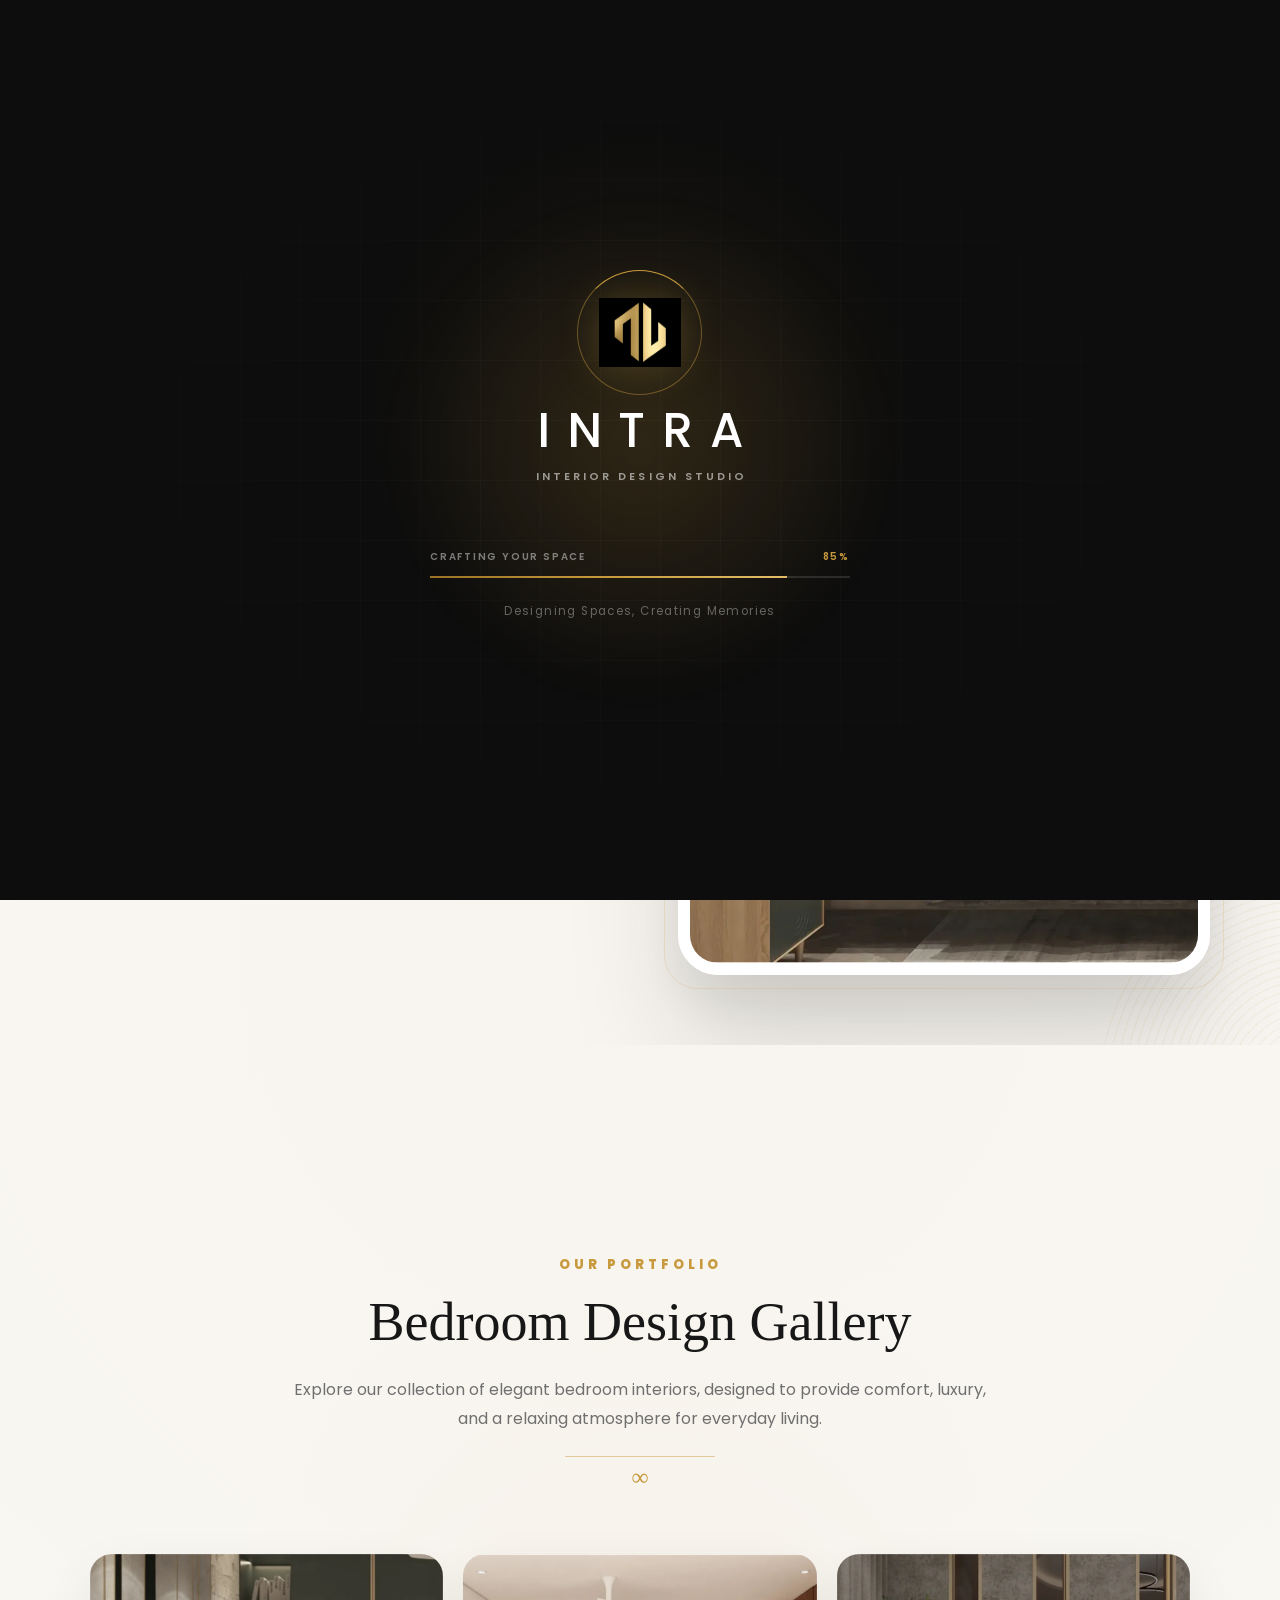
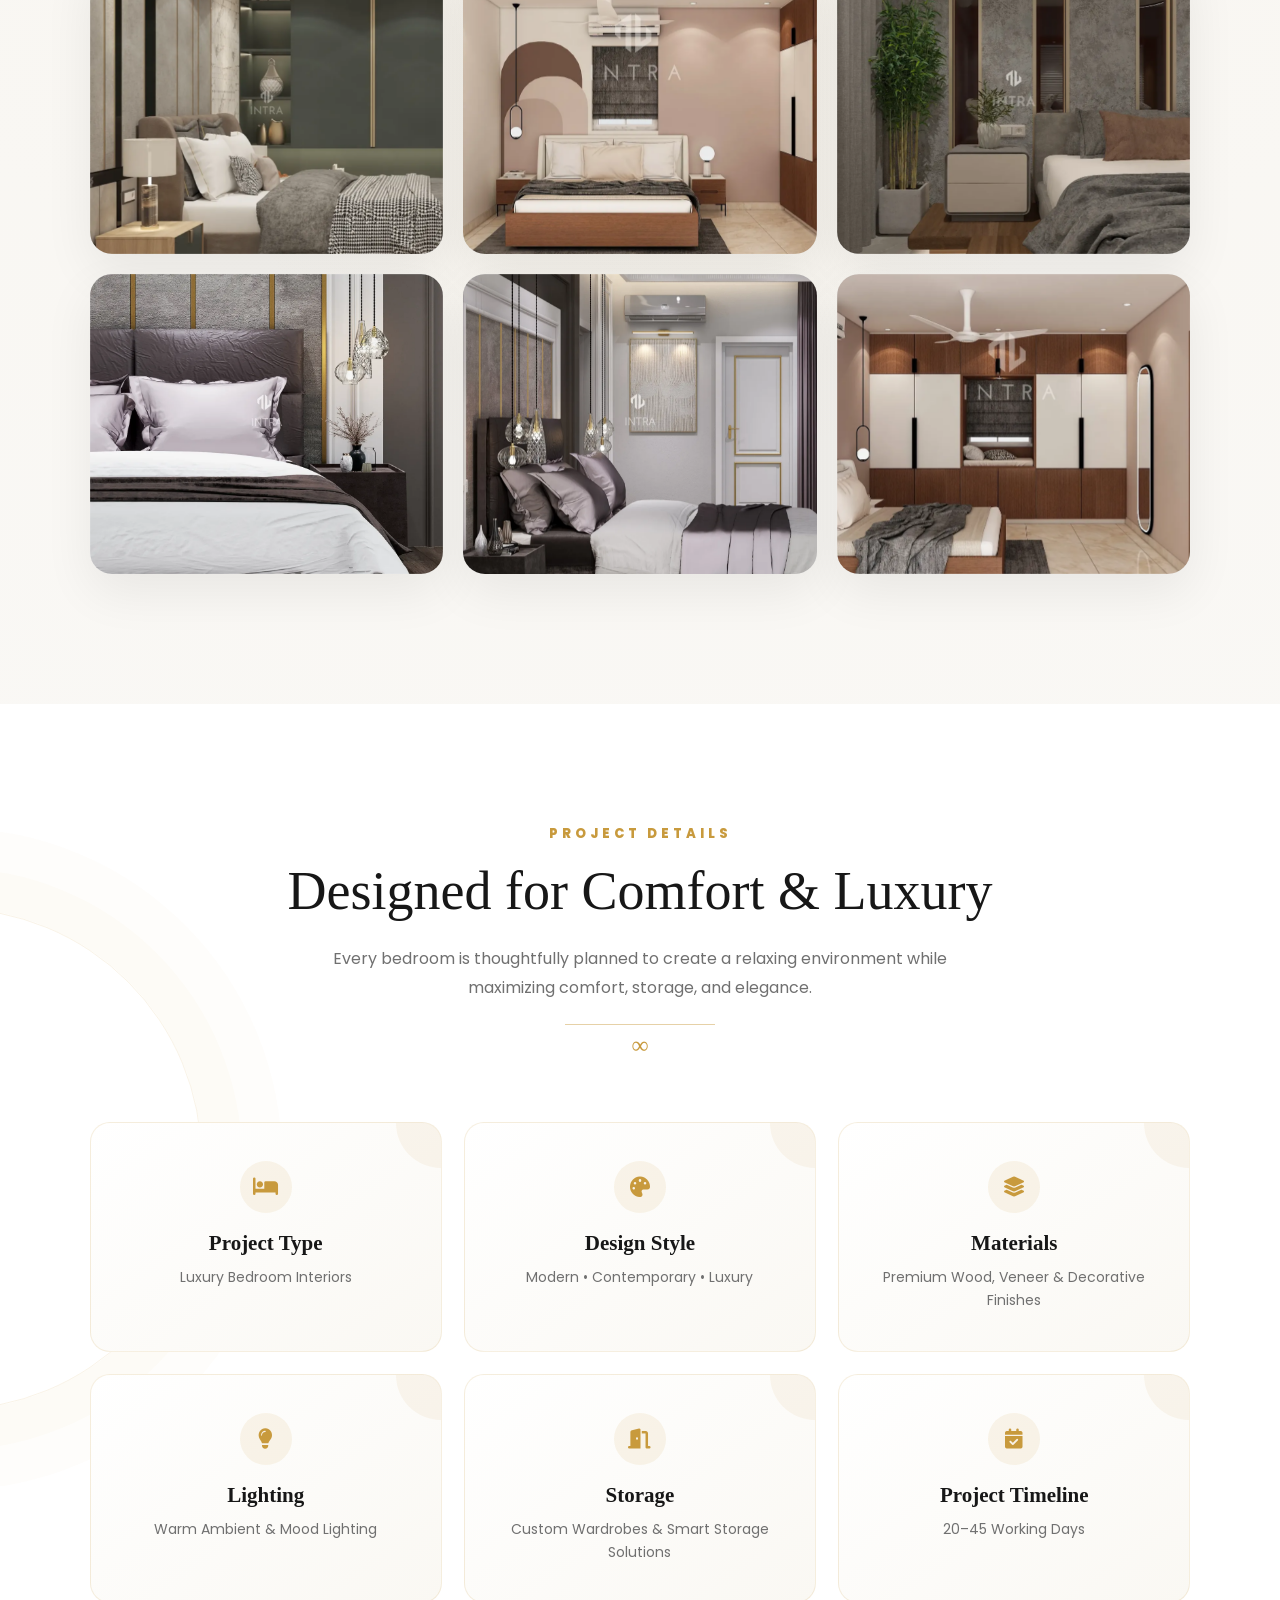
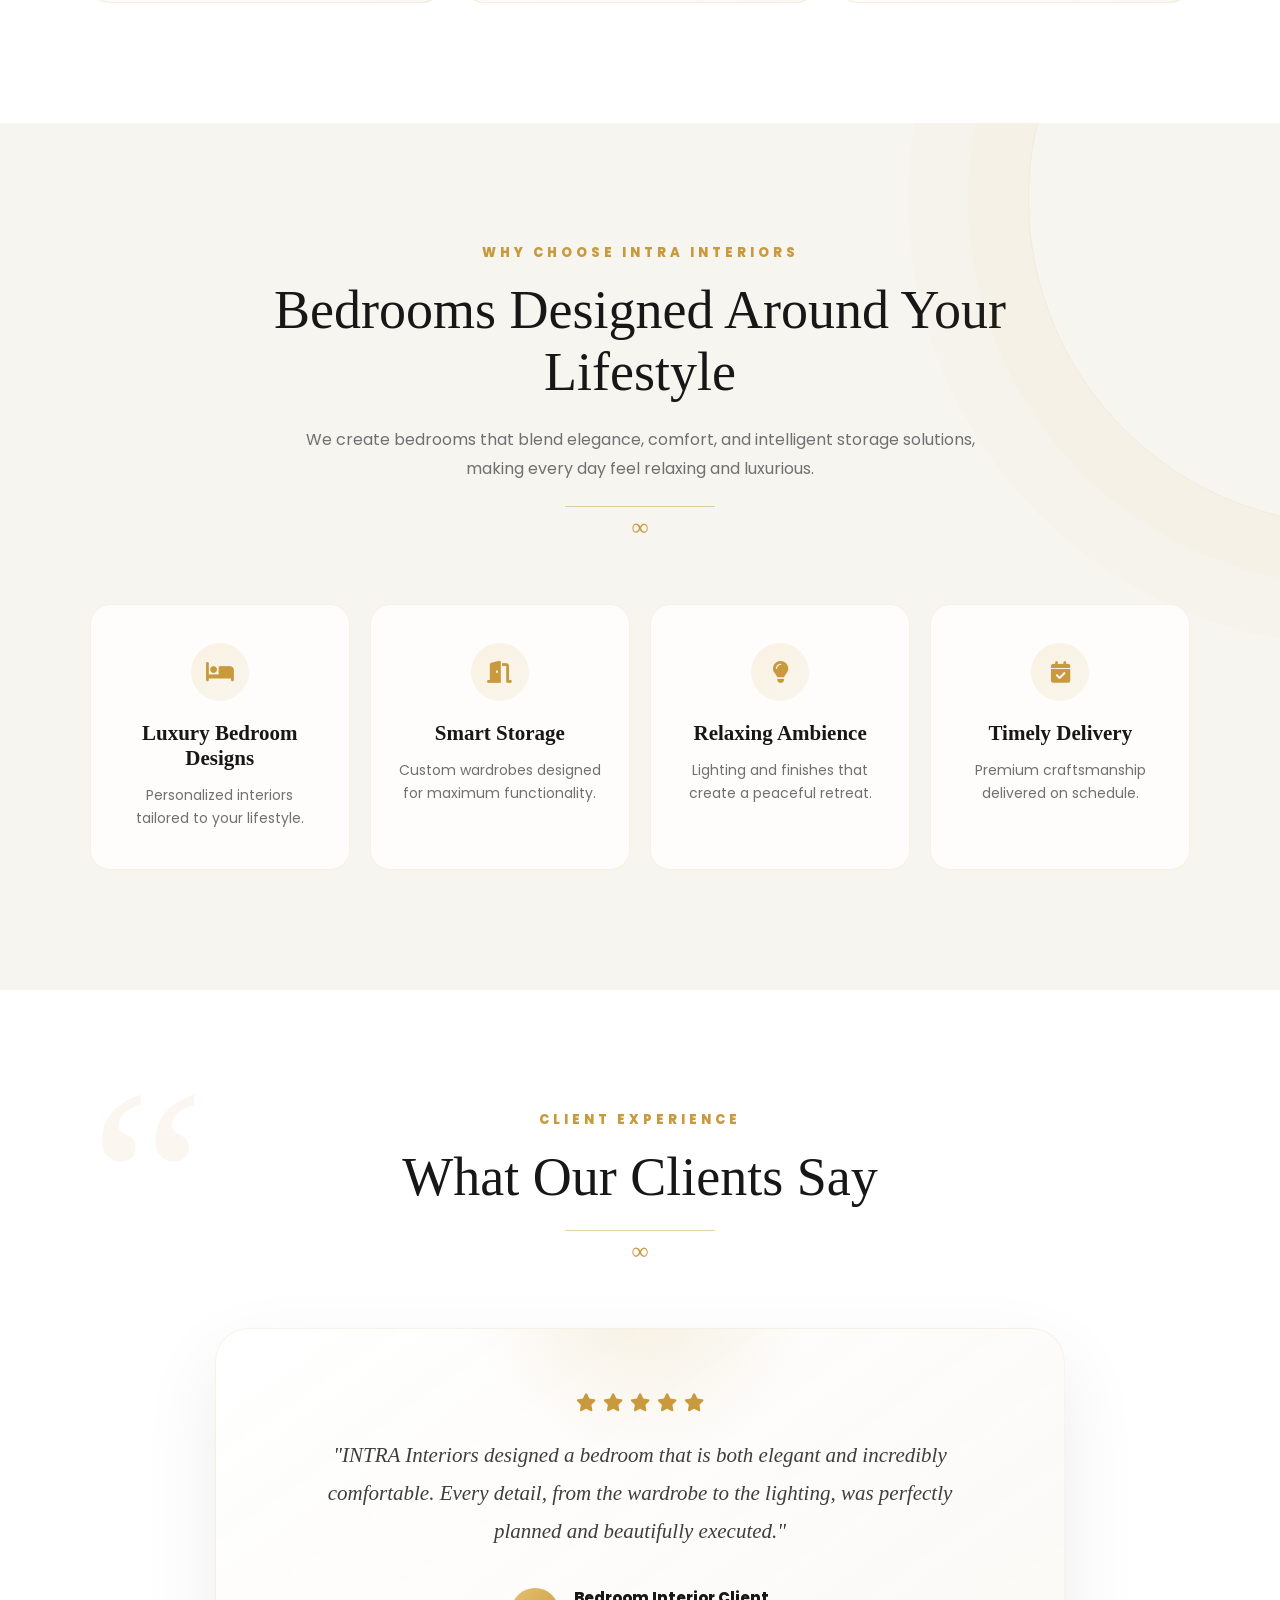
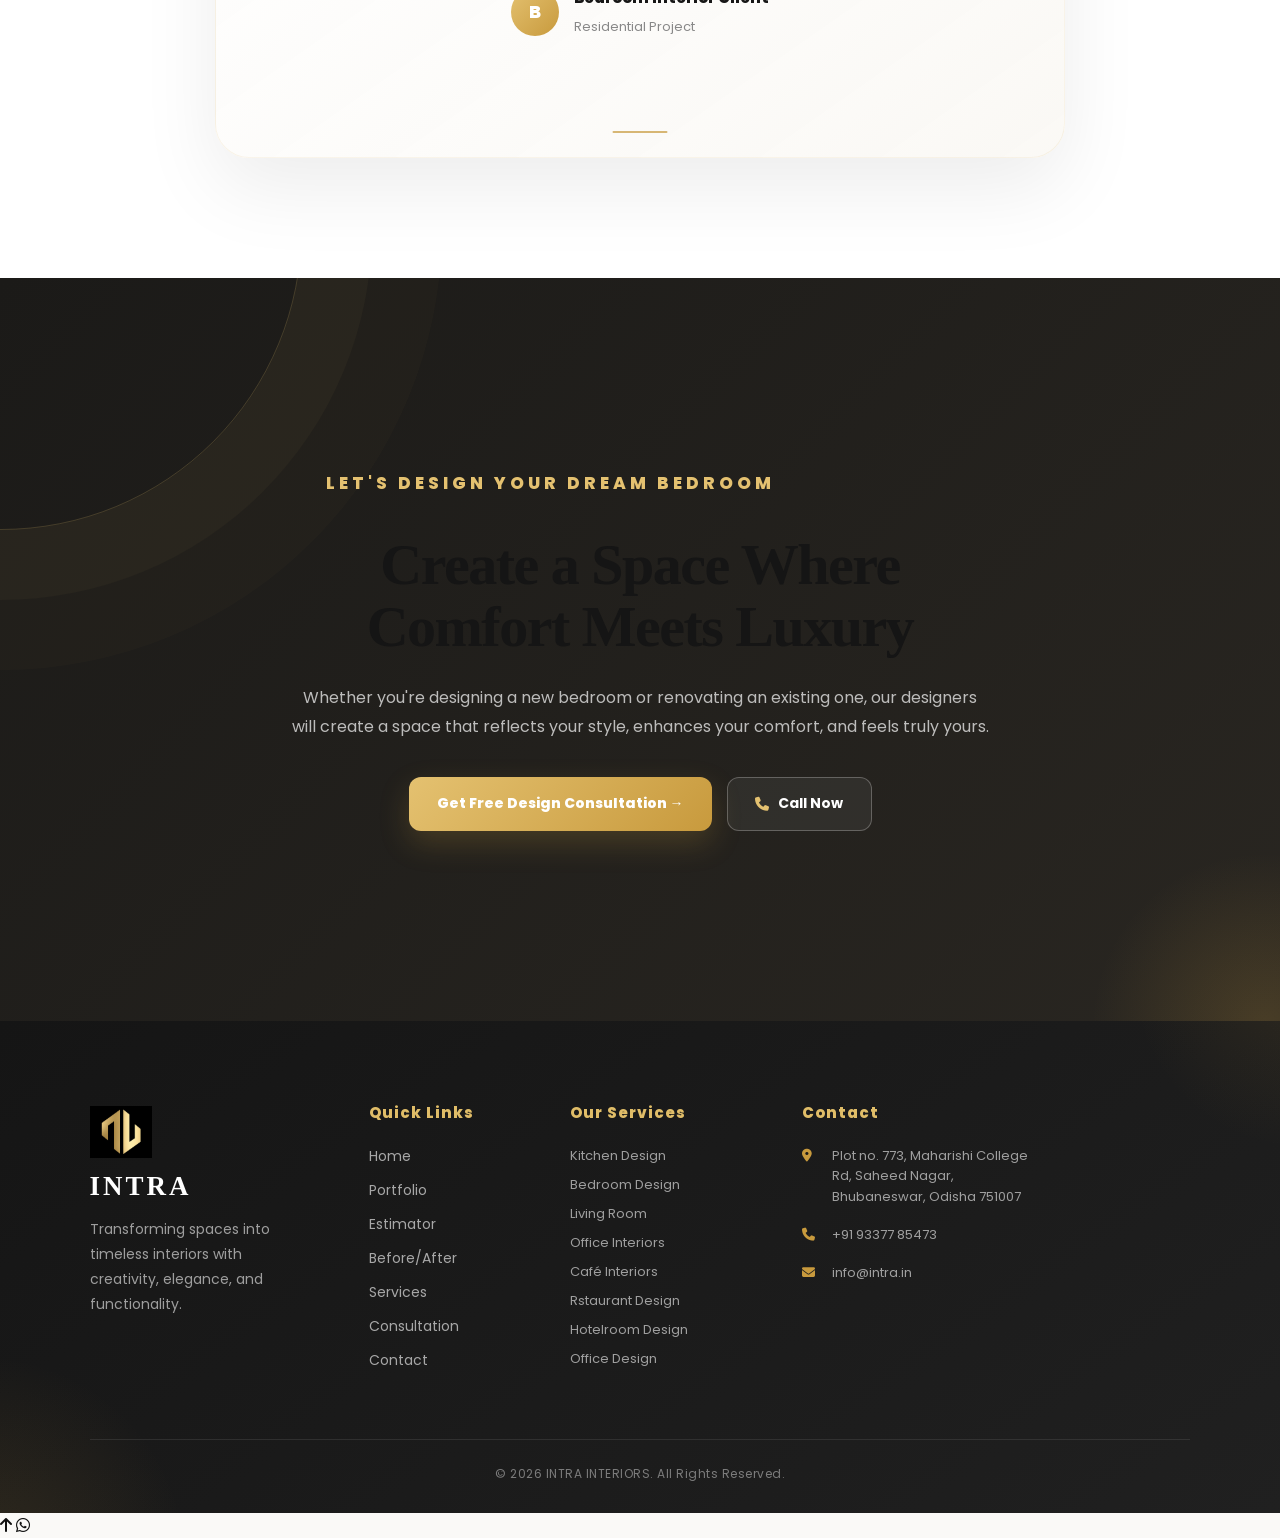
<file: bedroom.html>
<!DOCTYPE html>
<html lang="en">

<head>

    <meta charset="UTF-8">
    <meta name="viewport" content="width=device-width, initial-scale=1.0">

    <title>Luxury Restaurant Designs | INTRA</title>

    <link rel="stylesheet" href="style.css">
    <link rel="stylesheet" href="portfolio.css">
    <link rel="stylesheet" href="home.css">
    <link rel="stylesheet" href="responsive.css">
    <link rel="stylesheet" href="https://cdnjs.cloudflare.com/ajax/libs/font-awesome/6.7.2/css/all.min.css">

</head>

<body>
    <div id="loader">

        <div class="loader-content">

            <div class="loader-brand">

                <div class="loader-logo-wrap">
                    <img src="logo.png" alt="INTRA Logo">
                </div>

                <h1>INTRA</h1>

                <span class="loader-subtitle">
                    INTERIOR DESIGN STUDIO
                </span>

            </div>


            <div class="loader-progress">

                <div class="loader-progress-top">
                    <span>CRAFTING YOUR SPACE</span>
                    <span id="loaderPercent">0%</span>
                </div>

                <div class="loader-line">
                    <div id="loaderProgressBar"></div>
                </div>

            </div>


            <p class="loader-tagline">
                Designing Spaces, Creating Memories
            </p>

        </div>

    </div>

    <nav>


        <div class="menu-overlay"></div>



        <div class="logo">

            <a href="index.html">

                <img src="logo.png" alt="INTRA Logo">

                <span>INTRA</span>

            </a>

        </div>



        <div class="nav-links">

            <a href="index.html" data-page="home">
                Home
            </a>

            <a href="index.html#portfolio" data-page="portfolio">
                Portfolio
            </a>

            <a href="index.html#estimator" data-page="estimator">
                Estimator
            </a>

            <a href="index.html#transformation" data-page="transformation">
                Before/After
            </a>

            <a href="index.html#all-services" data-page="services">
                Services
            </a>

            <a href="consultation.html" data-page="consultation">
                Consultation
            </a>

            <a href="index.html#contact" data-page="contact">
                Contact
            </a>

        </div>



        <button class="menu-toggle" type="button" aria-label="Open navigation menu" aria-expanded="false">

            <span></span>
            <span></span>
            <span></span>

        </button>

    </nav>
    <section class="project-hero">

        <div class="project-text">

            <p class="small-title">
                INTRA INTERIORS
            </p>

            <h1>
                Luxury
                <span>Bedroom Interiors</span>
            </h1>

            <p class="project-description">

                We design elegant bedrooms that combine comfort,
                functionality, and timeless aesthetics. Every detail,
                from wardrobes to lighting, is thoughtfully planned
                to create a peaceful retreat you'll love coming home to.

            </p>

            <div class="hero-features">

                <span>
                    <i class="fa-solid fa-check"></i>
                    Custom Wardrobes
                </span>

                <span>
                    <i class="fa-solid fa-check"></i>
                    Premium Finishes
                </span>

                <span>
                    <i class="fa-solid fa-check"></i>
                    Ambient Lighting
                </span>

            </div>

            <a href="consultation.html" class="design-btn">

                Design Your Bedroom →

            </a>

        </div>

        <div class="hero-image">

            <img src="bedroom/bedroom1.jpeg" alt="Luxury Bedroom Interior">

        </div>

    </section>
    <section class="gallery-section reveal">

        <div class="section-heading">

            <p class="small-title">
                OUR PORTFOLIO
            </p>

            <h2>
                Bedroom Design Gallery
            </h2>

            <p>
                Explore our collection of elegant bedroom interiors,
                designed to provide comfort, luxury, and a relaxing
                atmosphere for everyday living.
            </p>

        </div>

        <div class="gallery">

            <div class="gallery-large">
                <img loading="lazy" class="gallery-img" src="bedroom/bedroom1.jpeg" alt="Luxury Bedroom">
            </div>

            <div class="gallery-large">
                <img loading="lazy" class="gallery-img" src="bedroom/bedroom2.jpeg" alt="Modern Bedroom">
            </div>

            <div class="gallery-large">
                <img loading="lazy" class="gallery-img" src="bedroom/bedroom3.jpeg" alt="Premium Bedroom">
            </div>

            <div class="gallery-large">
                <img loading="lazy" class="gallery-img" src="bedroom/bedroom4.jpeg" alt="Elegant Bedroom">
            </div>

            <div class="gallery-large">
                <img loading="lazy" class="gallery-img" src="bedroom/bedroom5.jpeg" alt="Luxury Bedroom Design">
            </div>

            <div class="gallery-large">
                <img loading="lazy" class="gallery-img" src="bedroom/bedroom6.jpeg" alt="Bedroom Interior">
            </div>

        </div>

    </section>
    <section class="project-details reveal">

        <div class="section-heading">

            <p class="small-title">
                PROJECT DETAILS
            </p>

            <h2>
                Designed for Comfort & Luxury
            </h2>

            <p>
                Every bedroom is thoughtfully planned to create
                a relaxing environment while maximizing comfort,
                storage, and elegance.
            </p>

        </div>

        <div class="details-grid">

            <div class="detail-card">
                <i class="fa-solid fa-bed"></i>
                <h3>Project Type</h3>
                <p>Luxury Bedroom Interiors</p>
            </div>

            <div class="detail-card">
                <i class="fa-solid fa-palette"></i>
                <h3>Design Style</h3>
                <p>Modern • Contemporary • Luxury</p>
            </div>

            <div class="detail-card">
                <i class="fa-solid fa-layer-group"></i>
                <h3>Materials</h3>
                <p>Premium Wood, Veneer & Decorative Finishes</p>
            </div>

            <div class="detail-card">
                <i class="fa-solid fa-lightbulb"></i>
                <h3>Lighting</h3>
                <p>Warm Ambient & Mood Lighting</p>
            </div>

            <div class="detail-card">
                <i class="fa-solid fa-door-open"></i>
                <h3>Storage</h3>
                <p>Custom Wardrobes & Smart Storage Solutions</p>
            </div>

            <div class="detail-card">
                <i class="fa-solid fa-calendar-check"></i>
                <h3>Project Timeline</h3>
                <p>20–45 Working Days</p>
            </div>

        </div>

    </section>
    <section class="why-us reveal">

        <div class="section-heading">

            <p class="small-title">
                WHY CHOOSE INTRA INTERIORS
            </p>

            <h2>
                Bedrooms Designed Around Your Lifestyle
            </h2>

            <p>
                We create bedrooms that blend elegance,
                comfort, and intelligent storage solutions,
                making every day feel relaxing and luxurious.
            </p>

        </div>

        <div class="why-grid">

            <div class="why-card">
                <i class="fa-solid fa-bed"></i>
                <h3>Luxury Bedroom Designs</h3>
                <p>Personalized interiors tailored to your lifestyle.</p>
            </div>

            <div class="why-card">
                <i class="fa-solid fa-door-open"></i>
                <h3>Smart Storage</h3>
                <p>Custom wardrobes designed for maximum functionality.</p>
            </div>

            <div class="why-card">
                <i class="fa-solid fa-lightbulb"></i>
                <h3>Relaxing Ambience</h3>
                <p>Lighting and finishes that create a peaceful retreat.</p>
            </div>

            <div class="why-card">
                <i class="fa-solid fa-calendar-check"></i>
                <h3>Timely Delivery</h3>
                <p>Premium craftsmanship delivered on schedule.</p>
            </div>

        </div>

    </section>
    <section class="testimonial reveal">

        <div class="section-heading">

            <p class="small-title">
                CLIENT EXPERIENCE
            </p>

            <h2>
                What Our Clients Say
            </h2>

        </div>

        <div class="testimonial-card">

            <div class="stars">

                <i class="fa-solid fa-star"></i>
                <i class="fa-solid fa-star"></i>
                <i class="fa-solid fa-star"></i>
                <i class="fa-solid fa-star"></i>
                <i class="fa-solid fa-star"></i>

            </div>

            <p class="testimonial-text">

                "INTRA Interiors designed a bedroom that is both
                elegant and incredibly comfortable. Every detail,
                from the wardrobe to the lighting, was perfectly
                planned and beautifully executed."

            </p>

            <div class="client">

                <div class="client-avatar">

                    B

                </div>

                <div>

                    <h4>Bedroom Interior Client</h4>

                    <span>Residential Project</span>

                </div>

            </div>

        </div>

    </section>
    <section class="project-cta reveal">

        <div class="cta-content">

            <p class="small-title">
                LET'S DESIGN YOUR DREAM BEDROOM
            </p>

            <h2>
                Create a Space Where Comfort Meets Luxury
            </h2>

            <p>

                Whether you're designing a new bedroom or
                renovating an existing one, our designers
                will create a space that reflects your style,
                enhances your comfort, and feels truly yours.

            </p>

            <div class="cta-buttons">

                <a href="consultation.html" class="design-btn">

                    Get Free Design Consultation →

                </a>

                <a href="tel:+919337785473" class="call-btn">

                    <i class="fa-solid fa-phone"></i>

                    Call Now

                </a>

            </div>

        </div>

    </section>
    <footer id="contact">

        <div class="footer-container">

            <div class="footer-about">

                <img src="logo.png" class="footer-logo">

                <h3>INTRA</h3>

                <p>
                    Transforming spaces into timeless interiors with
                    creativity, elegance, and functionality.
                </p>

            </div>

            <div class="footer-links">

                <h4>Quick Links</h4>


                <a href="index.html" data-page="home">
                    Home
                </a>

                <a href="index.html#portfolio" data-page="portfolio">
                    Portfolio
                </a>

                <a href="index.html#estimator" data-page="estimator">
                    Estimator
                </a>

                <a href="index.html#transformation" data-page="transformation">
                    Before/After
                </a>

                <a href="index.html#all-services" data-page="services">
                    Services
                </a>

                <a href="consultation.html" data-page="consultation">
                    Consultation
                </a>

                <a href="index.html#contact" data-page="contact">
                    Contact
                </a>


            </div>

            <div class="footer-services">

                <h4>Our Services</h4>

                <p>Kitchen Design</p>

                <p>Bedroom Design</p>

                <p>Living Room</p>

                <p>Office Interiors</p>

                <p>Café Interiors</p>

                <p>Rstaurant Design</p>

                <p>Hotelroom Design</p>

                <p>Office Design</p>

            </div>

            <div class="footer-contact">

                <h4>Contact</h4>

                <p><i class="fa-solid fa-location-dot"></i> Plot no. 773, Maharishi College Rd, Saheed Nagar,
                    Bhubaneswar, Odisha 751007</p>

                <p><i class="fa-solid fa-phone"></i> +91 93377 85473</p>

                <p><i class="fa-solid fa-envelope"></i> info@intra.in</p>

            </div>

        </div>

        <hr>

        <div class="copyright">

            © 2026 INTRA INTERIORS.
            All Rights Reserved.

        </div>

    </footer>
    <div class="lightbox" id="lightbox">

        <span class="close">&times;</span>

        <img id="lightbox-img">

    </div>
    <script src="script.js"></script>
    <script src="https://unpkg.com/aos@2.3.4/dist/aos.js"></script>
    <a href="#" id="topBtn">

        <i class="fa-solid fa-arrow-up"></i>

    </a>
    <a href="https://wa.me/919337785473" class="whatsapp-float" target="_blank" aria-label="Chat on WhatsApp">

        <i class="fa-brands fa-whatsapp"></i>

    </a>
</body>

</html>
</file>
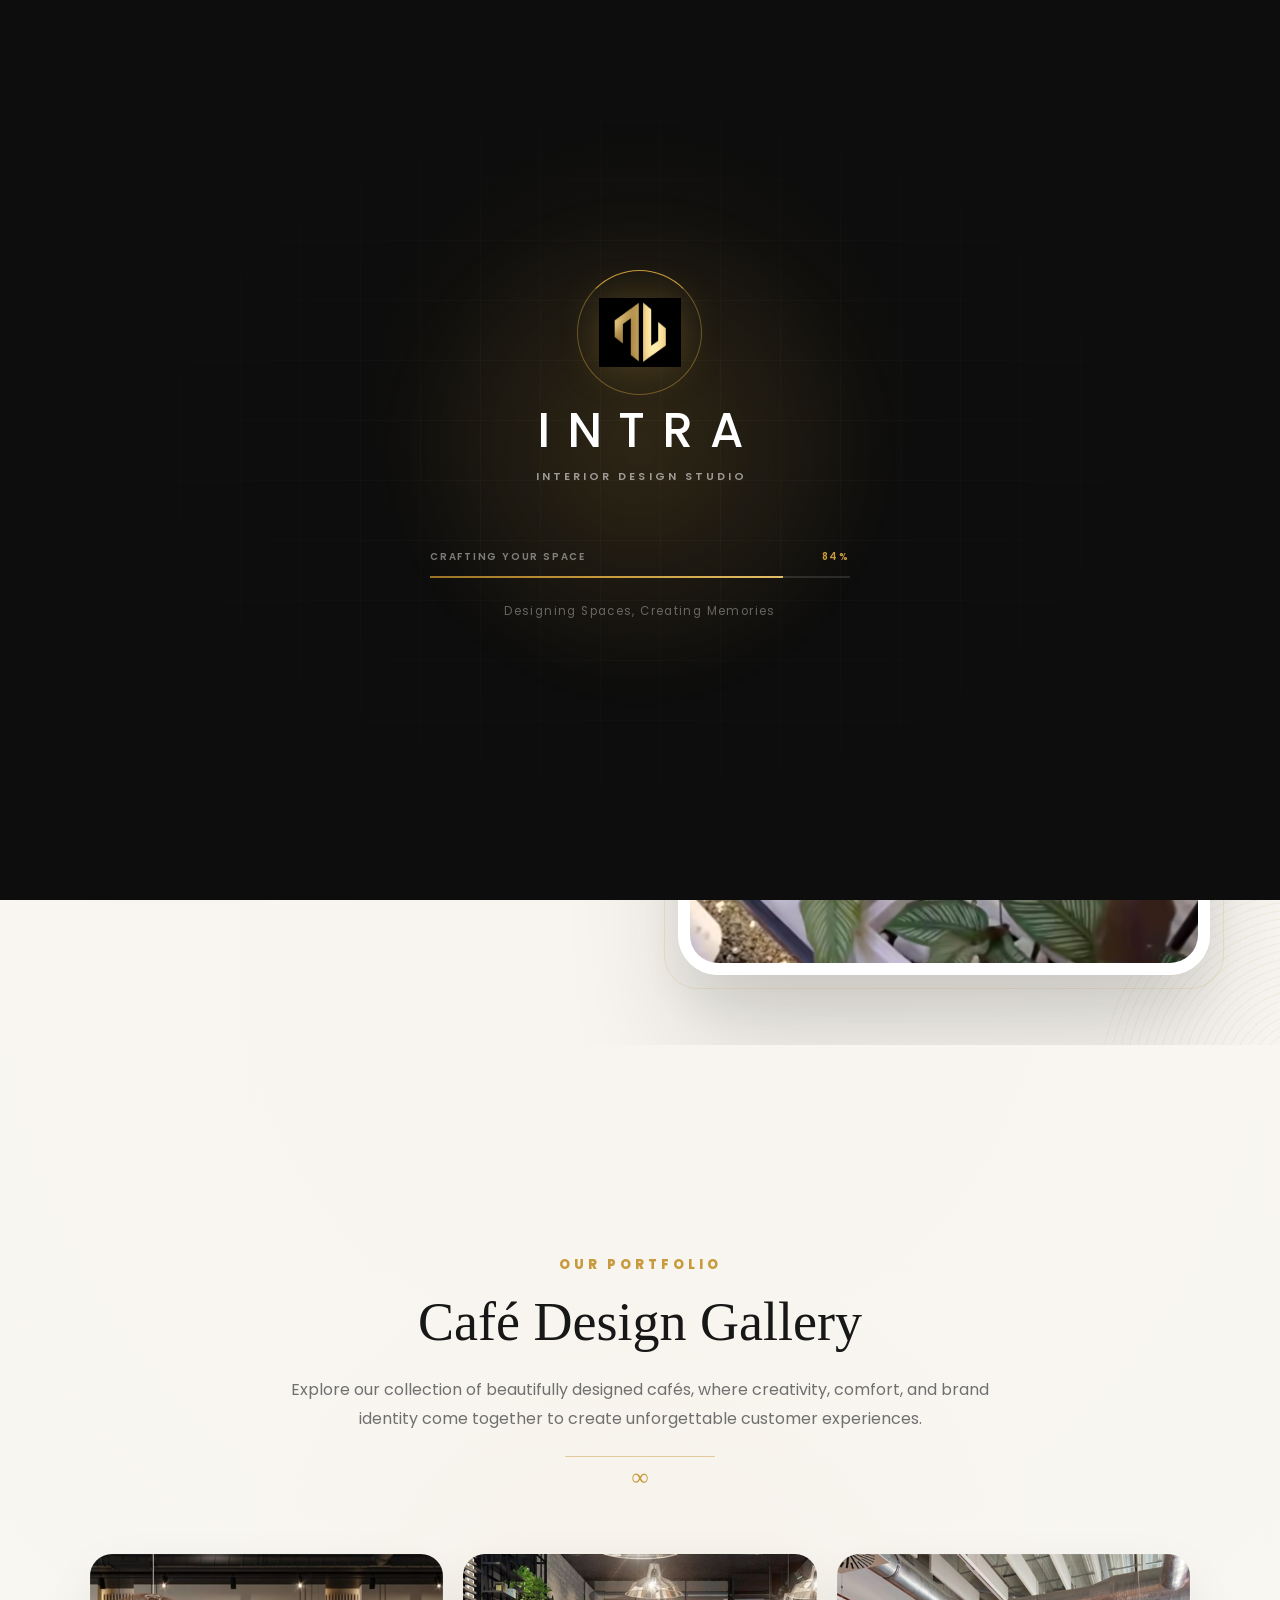
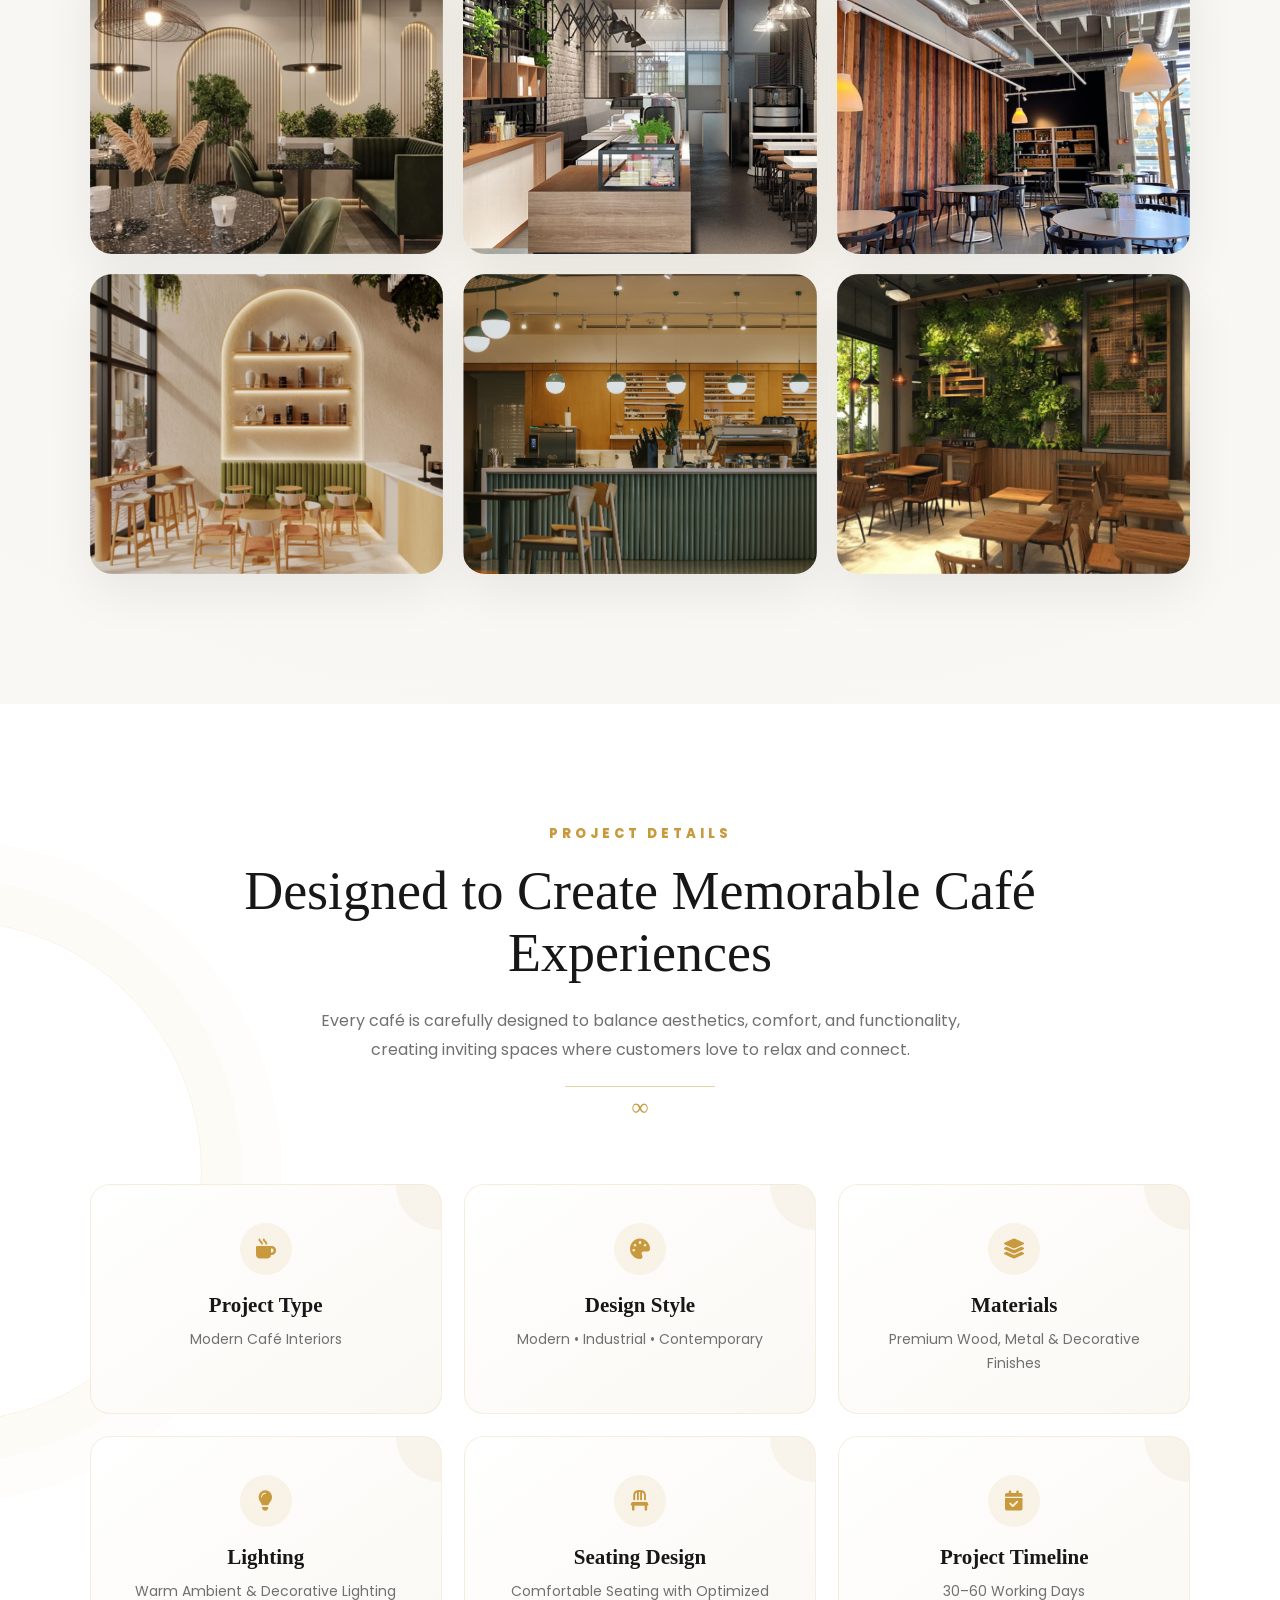
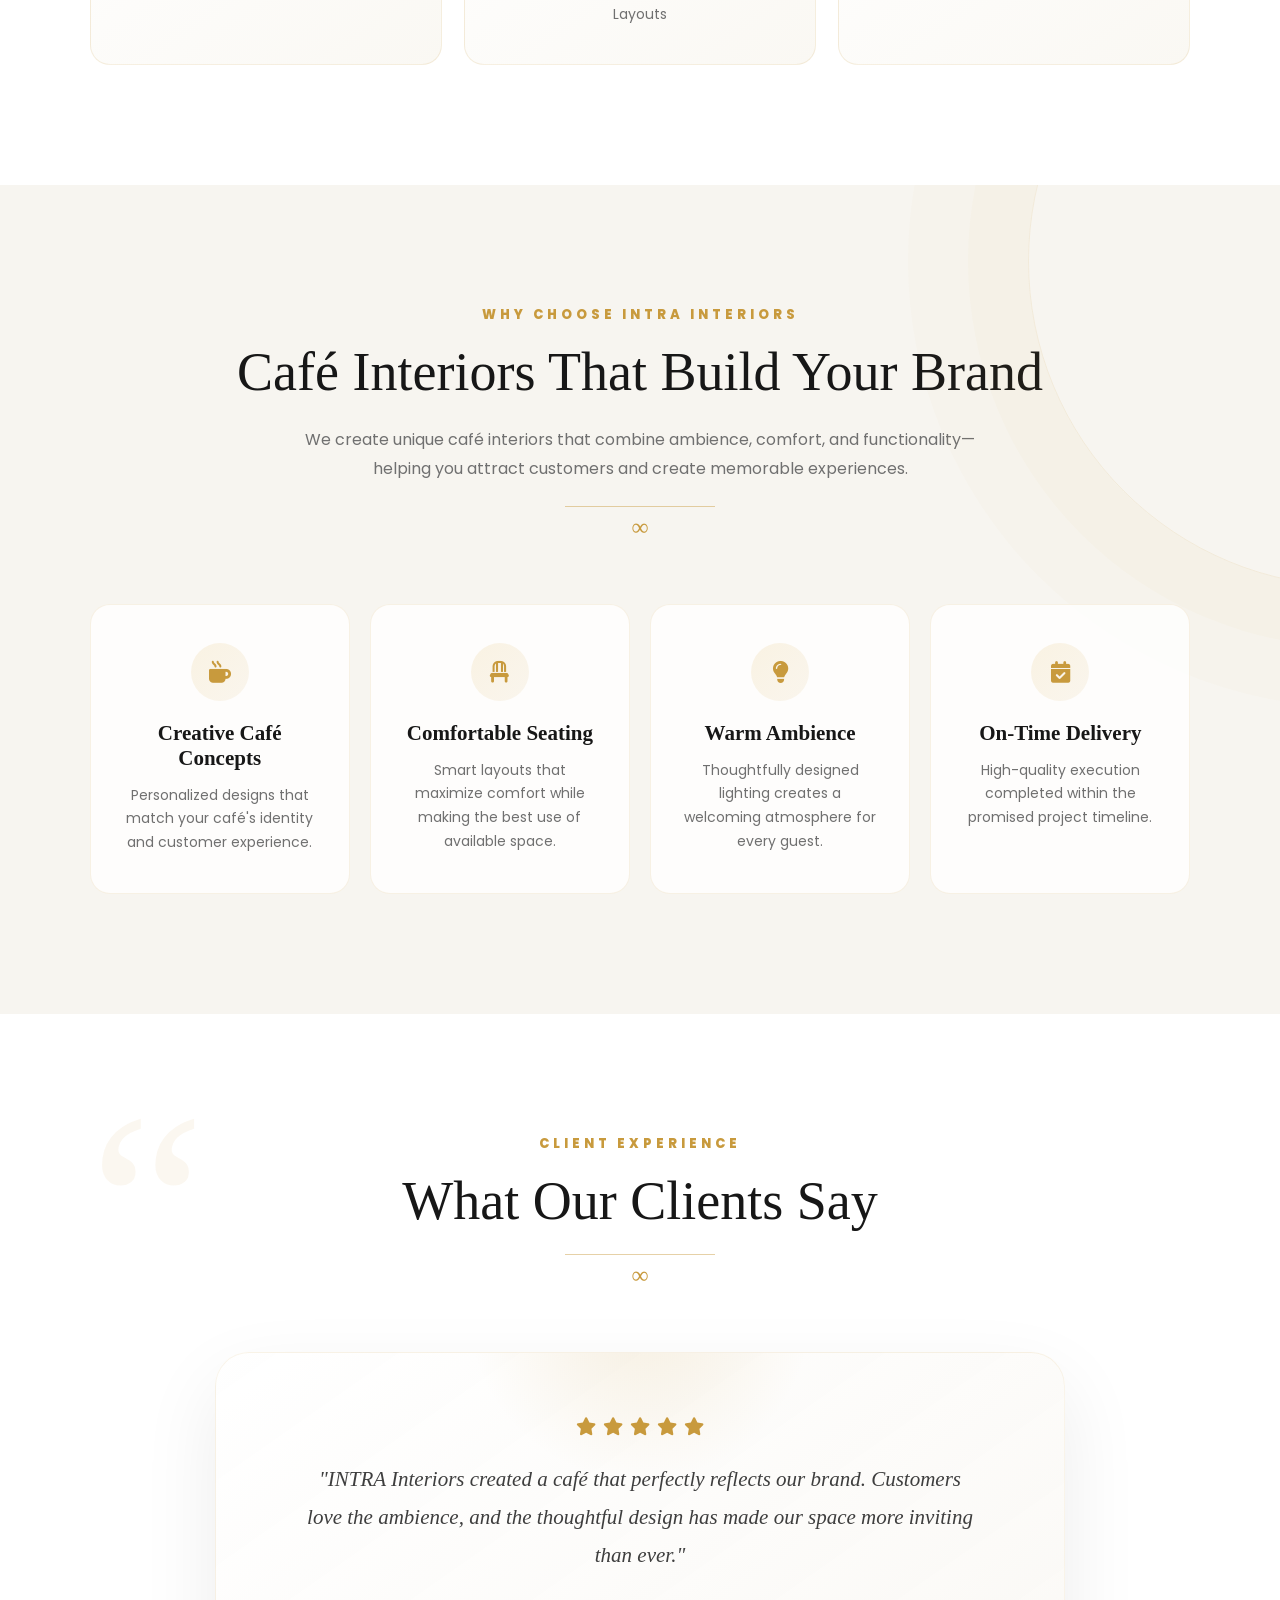
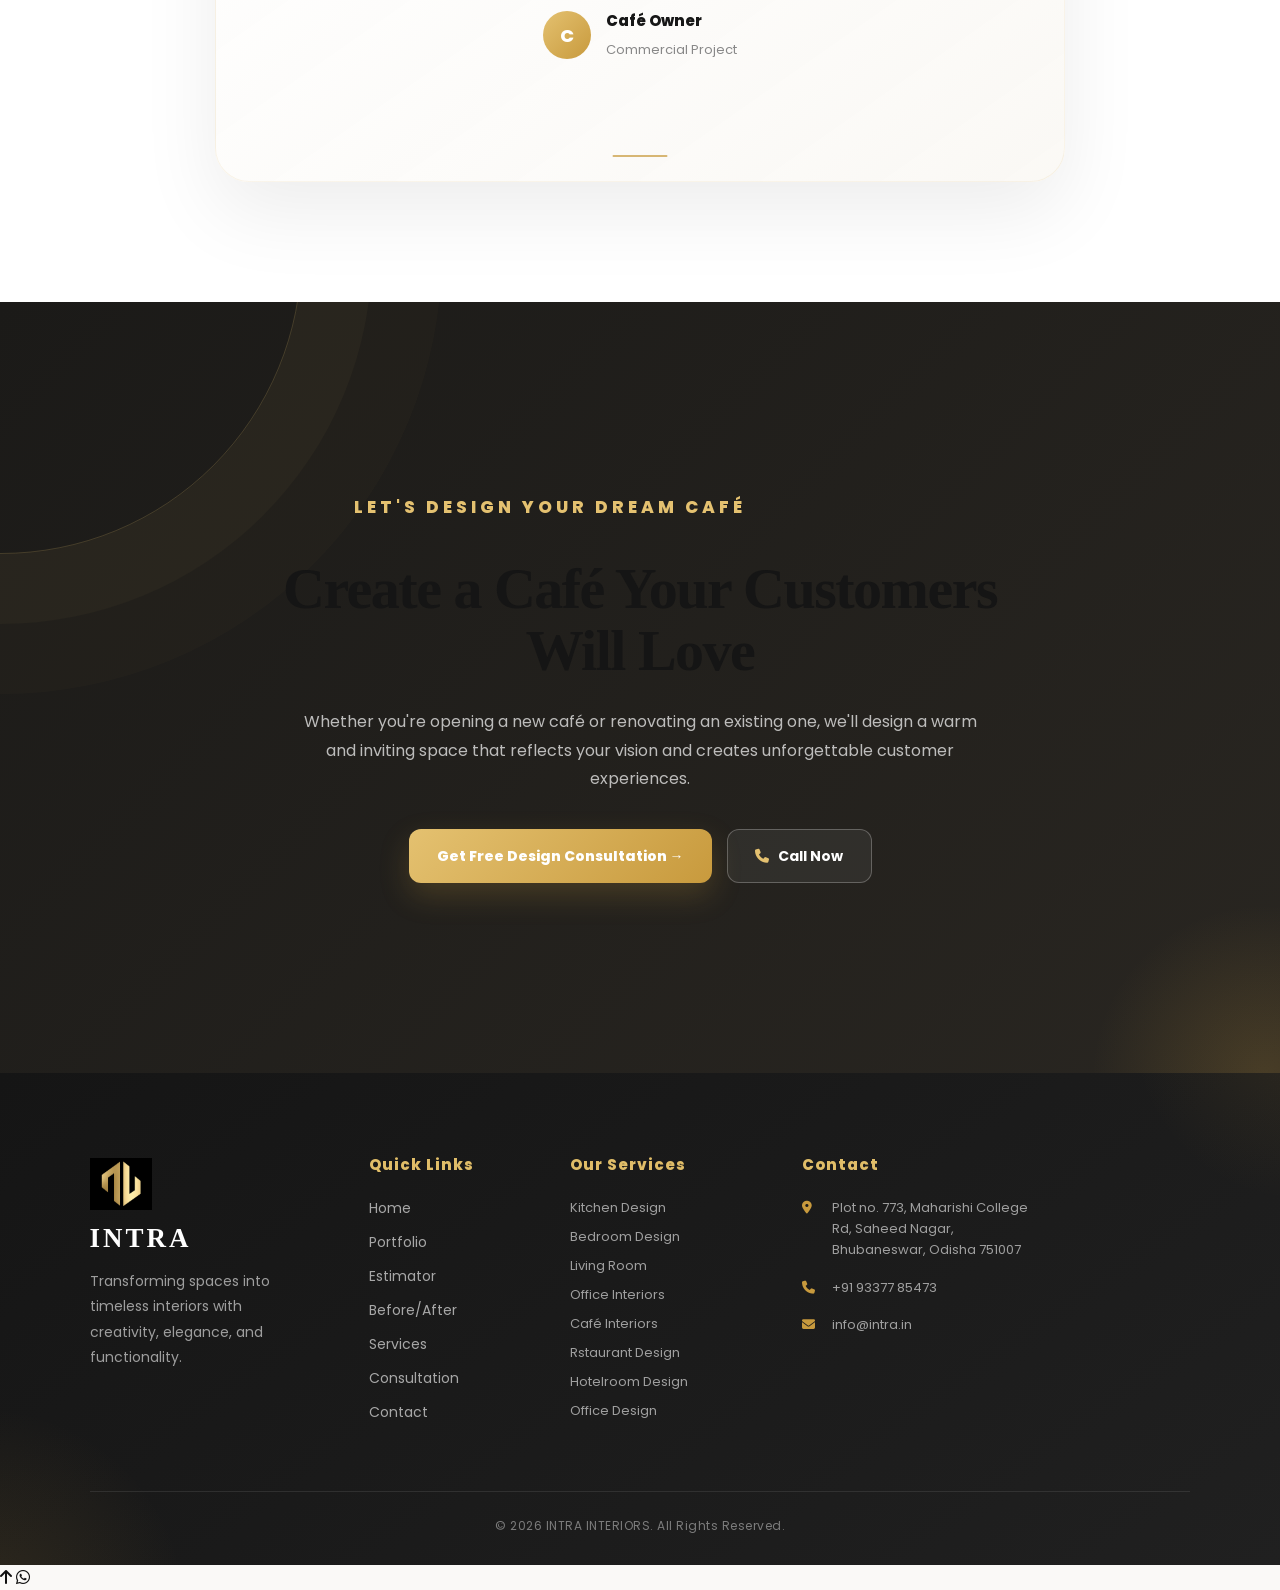
<file: cafe.html>
<!DOCTYPE html>
<html lang="en">

<head>

    <meta charset="UTF-8">
    <meta name="viewport" content="width=device-width, initial-scale=1.0">

    <title>Luxury Restaurant Designs | INTRA</title>

    <link rel="stylesheet" href="style.css">
    <link rel="stylesheet" href="portfolio.css">
    <link rel="stylesheet" href="home.css">
    <link rel="stylesheet" href="responsive.css">
    <link rel="stylesheet" href="https://cdnjs.cloudflare.com/ajax/libs/font-awesome/6.7.2/css/all.min.css">

</head>

<body>
    <div id="loader">

        <div class="loader-content">

            <div class="loader-brand">

                <div class="loader-logo-wrap">
                    <img src="logo.png" alt="INTRA Logo">
                </div>

                <h1>INTRA</h1>

                <span class="loader-subtitle">
                    INTERIOR DESIGN STUDIO
                </span>

            </div>


            <div class="loader-progress">

                <div class="loader-progress-top">
                    <span>CRAFTING YOUR SPACE</span>
                    <span id="loaderPercent">0%</span>
                </div>

                <div class="loader-line">
                    <div id="loaderProgressBar"></div>
                </div>

            </div>


            <p class="loader-tagline">
                Designing Spaces, Creating Memories
            </p>

        </div>

    </div>
    <nav>


        <div class="menu-overlay"></div>



        <div class="logo">

            <a href="index.html">

                <img src="logo.png" alt="INTRA Logo">

                <span>INTRA</span>

            </a>

        </div>



        <div class="nav-links">

            <a href="index.html" data-page="home">
                Home
            </a>

            <a href="index.html#portfolio" data-page="portfolio">
                Portfolio
            </a>

            <a href="index.html#estimator" data-page="estimator">
                Estimator
            </a>

            <a href="index.html#transformation" data-page="transformation">
                Before/After
            </a>

            <a href="index.html#all-services" data-page="services">
                Services
            </a>

            <a href="consultation.html" data-page="consultation">
                Consultation
            </a>

            <a href="index.html#contact" data-page="contact">
                Contact
            </a>

        </div>


        <!-- Mobile hamburger -->
        <button class="menu-toggle" type="button" aria-label="Open navigation menu" aria-expanded="false">

            <span></span>
            <span></span>
            <span></span>

        </button>

    </nav>
    <section class="project-hero">

        <div class="project-text">

            <p class="small-title">
                INTRA INTERIORS
            </p>

            <h1>
                Stylish
                <span>Café Interiors</span>
            </h1>

            <p class="project-description">

                We design cafés that create memorable experiences through
                warm ambience, creative layouts, and inviting interiors.
                Every café is thoughtfully crafted to reflect your brand
                while making customers feel comfortable and inspired.

            </p>

            <div class="hero-features">

                <span>
                    <i class="fa-solid fa-check"></i>
                    Warm Ambience
                </span>

                <span>
                    <i class="fa-solid fa-check"></i>
                    Creative Seating
                </span>

                <span>
                    <i class="fa-solid fa-check"></i>
                    Instagram-Worthy Designs
                </span>

            </div>

            <a href="consultation.html" class="design-btn">

                Design Your Café →

            </a>

        </div>

        <div class="hero-image">

            <img src="cafe/cafe.jpeg" alt="Modern Café Interior">

        </div>

    </section>
    <section class="gallery-section reveal">

        <div class="section-heading">

            <p class="small-title">
                OUR PORTFOLIO
            </p>

            <h2>
                Café Design Gallery
            </h2>

            <p>

                Explore our collection of beautifully designed cafés,
                where creativity, comfort, and brand identity come
                together to create unforgettable customer experiences.

            </p>

        </div>

        <div class="gallery">

            <div class="gallery-large">
                <img loading="lazy" class="gallery-img" src="cafe/cafe1.jpeg" alt="Modern Café">
            </div>

            <div class="gallery-large">
                <img loading="lazy" class="gallery-img" src="cafe/cafe2.jpeg" alt="Luxury Café">
            </div>

            <div class="gallery-large">
                <img loading="lazy" class="gallery-img" src="cafe/cafe3.jpeg" alt="Coffee Shop Interior">
            </div>

            <div class="gallery-large">
                <img loading="lazy" class="gallery-img" src="cafe/cafe4.jpeg" alt="Café Seating Area">
            </div>

            <div class="gallery-large">
                <img loading="lazy" class="gallery-img" src="cafe/cafe5.jpeg" alt="Premium Café Design">
            </div>

            <div class="gallery-large">
                <img loading="lazy" class="gallery-img" src="cafe/cafe6.jpeg" alt="Contemporary Café">
            </div>

        </div>

    </section>
    <section class="project-details reveal">

        <div class="section-heading">

            <p class="small-title">
                PROJECT DETAILS
            </p>

            <h2>
                Designed to Create Memorable Café Experiences
            </h2>

            <p>

                Every café is carefully designed to balance aesthetics,
                comfort, and functionality, creating inviting spaces
                where customers love to relax and connect.

            </p>

        </div>

        <div class="details-grid">

            <div class="detail-card">

                <i class="fa-solid fa-mug-hot"></i>

                <h3>Project Type</h3>

                <p>Modern Café Interiors</p>

            </div>

            <div class="detail-card">

                <i class="fa-solid fa-palette"></i>

                <h3>Design Style</h3>

                <p>Modern • Industrial • Contemporary</p>

            </div>

            <div class="detail-card">

                <i class="fa-solid fa-layer-group"></i>

                <h3>Materials</h3>

                <p>Premium Wood, Metal & Decorative Finishes</p>

            </div>

            <div class="detail-card">

                <i class="fa-solid fa-lightbulb"></i>

                <h3>Lighting</h3>

                <p>Warm Ambient & Decorative Lighting</p>

            </div>

            <div class="detail-card">

                <i class="fa-solid fa-chair"></i>

                <h3>Seating Design</h3>

                <p>Comfortable Seating with Optimized Layouts</p>

            </div>

            <div class="detail-card">

                <i class="fa-solid fa-calendar-check"></i>

                <h3>Project Timeline</h3>

                <p>30–60 Working Days</p>

            </div>

        </div>

    </section>
    <section class="why-us reveal">

        <div class="section-heading">

            <p class="small-title">
                WHY CHOOSE INTRA INTERIORS
            </p>

            <h2>
                Café Interiors That Build Your Brand
            </h2>

            <p>

                We create unique café interiors that combine ambience,
                comfort, and functionality—helping you attract customers
                and create memorable experiences.

            </p>

        </div>

        <div class="why-grid">

            <div class="why-card">

                <i class="fa-solid fa-mug-hot"></i>

                <h3>Creative Café Concepts</h3>

                <p>
                    Personalized designs that match your café's
                    identity and customer experience.
                </p>

            </div>

            <div class="why-card">

                <i class="fa-solid fa-chair"></i>

                <h3>Comfortable Seating</h3>

                <p>
                    Smart layouts that maximize comfort while
                    making the best use of available space.
                </p>

            </div>

            <div class="why-card">

                <i class="fa-solid fa-lightbulb"></i>

                <h3>Warm Ambience</h3>

                <p>
                    Thoughtfully designed lighting creates a
                    welcoming atmosphere for every guest.
                </p>

            </div>

            <div class="why-card">

                <i class="fa-solid fa-calendar-check"></i>

                <h3>On-Time Delivery</h3>

                <p>
                    High-quality execution completed within
                    the promised project timeline.
                </p>

            </div>

        </div>

    </section>
    <section class="testimonial reveal">

        <div class="section-heading">

            <p class="small-title">
                CLIENT EXPERIENCE
            </p>

            <h2>
                What Our Clients Say
            </h2>

        </div>

        <div class="testimonial-card">

            <div class="stars">

                <i class="fa-solid fa-star"></i>
                <i class="fa-solid fa-star"></i>
                <i class="fa-solid fa-star"></i>
                <i class="fa-solid fa-star"></i>
                <i class="fa-solid fa-star"></i>

            </div>

            <p class="testimonial-text">

                "INTRA Interiors created a café that perfectly reflects
                our brand. Customers love the ambience, and the thoughtful
                design has made our space more inviting than ever."

            </p>

            <div class="client">

                <div class="client-avatar">

                    C

                </div>

                <div>

                    <h4>Café Owner</h4>

                    <span>Commercial Project</span>

                </div>

            </div>

        </div>

    </section>
    <section class="project-cta reveal">

        <div class="cta-content">

            <p class="small-title">
                LET'S DESIGN YOUR DREAM CAFÉ
            </p>

            <h2>
                Create a Café Your Customers Will Love
            </h2>

            <p>

                Whether you're opening a new café or renovating an
                existing one, we'll design a warm and inviting space
                that reflects your vision and creates unforgettable
                customer experiences.

            </p>

            <div class="cta-buttons">

                <a href="consultation.html" class="design-btn">

                    Get Free Design Consultation →

                </a>

                <a href="tel:+919337785473" class="call-btn">

                    <i class="fa-solid fa-phone"></i>

                    Call Now

                </a>

            </div>

        </div>

    </section>
    <footer id="contact">

        <div class="footer-container">

            <div class="footer-about">

                <img src="logo.png" class="footer-logo">

                <h3>INTRA</h3>

                <p>
                    Transforming spaces into timeless interiors with
                    creativity, elegance, and functionality.
                </p>

            </div>

            <div class="footer-links">

                <h4>Quick Links</h4>


                <a href="index.html" data-page="home">
                    Home
                </a>

                <a href="index.html#portfolio" data-page="portfolio">
                    Portfolio
                </a>

                <a href="index.html#estimator" data-page="estimator">
                    Estimator
                </a>

                <a href="index.html#transformation" data-page="transformation">
                    Before/After
                </a>

                <a href="index.html#all-services" data-page="services">
                    Services
                </a>

                <a href="consultation.html" data-page="consultation">
                    Consultation
                </a>

                <a href="index.html#contact" data-page="contact">
                    Contact
                </a>


            </div>

            <div class="footer-services">

                <h4>Our Services</h4>

                <p>Kitchen Design</p>

                <p>Bedroom Design</p>

                <p>Living Room</p>

                <p>Office Interiors</p>

                <p>Café Interiors</p>

                <p>Rstaurant Design</p>

                <p>Hotelroom Design</p>

                <p>Office Design</p>

            </div>

            <div class="footer-contact">

                <h4>Contact</h4>

                <p><i class="fa-solid fa-location-dot"></i>Plot no. 773, Maharishi College Rd, Saheed Nagar,
                    Bhubaneswar, Odisha 751007</p>

                <p><i class="fa-solid fa-phone"></i> +91 93377 85473</p>

                <p><i class="fa-solid fa-envelope"></i> info@intra.in</p>

            </div>

        </div>

        <hr>

        <div class="copyright">

            © 2026 INTRA INTERIORS.
            All Rights Reserved.

        </div>

    </footer>
    <div class="lightbox" id="lightbox">

        <span class="close">&times;</span>

        <img id="lightbox-img">

    </div>
    <script src="script.js"></script>
    <script src="https://unpkg.com/aos@2.3.4/dist/aos.js"></script>
    <a href="#" id="topBtn">

        <i class="fa-solid fa-arrow-up"></i>

    </a>
    <a href="https://wa.me/919337785473" class="whatsapp-float" target="_blank" aria-label="Chat on WhatsApp">

        <i class="fa-brands fa-whatsapp"></i>

    </a>
</body>

</html>
</file>
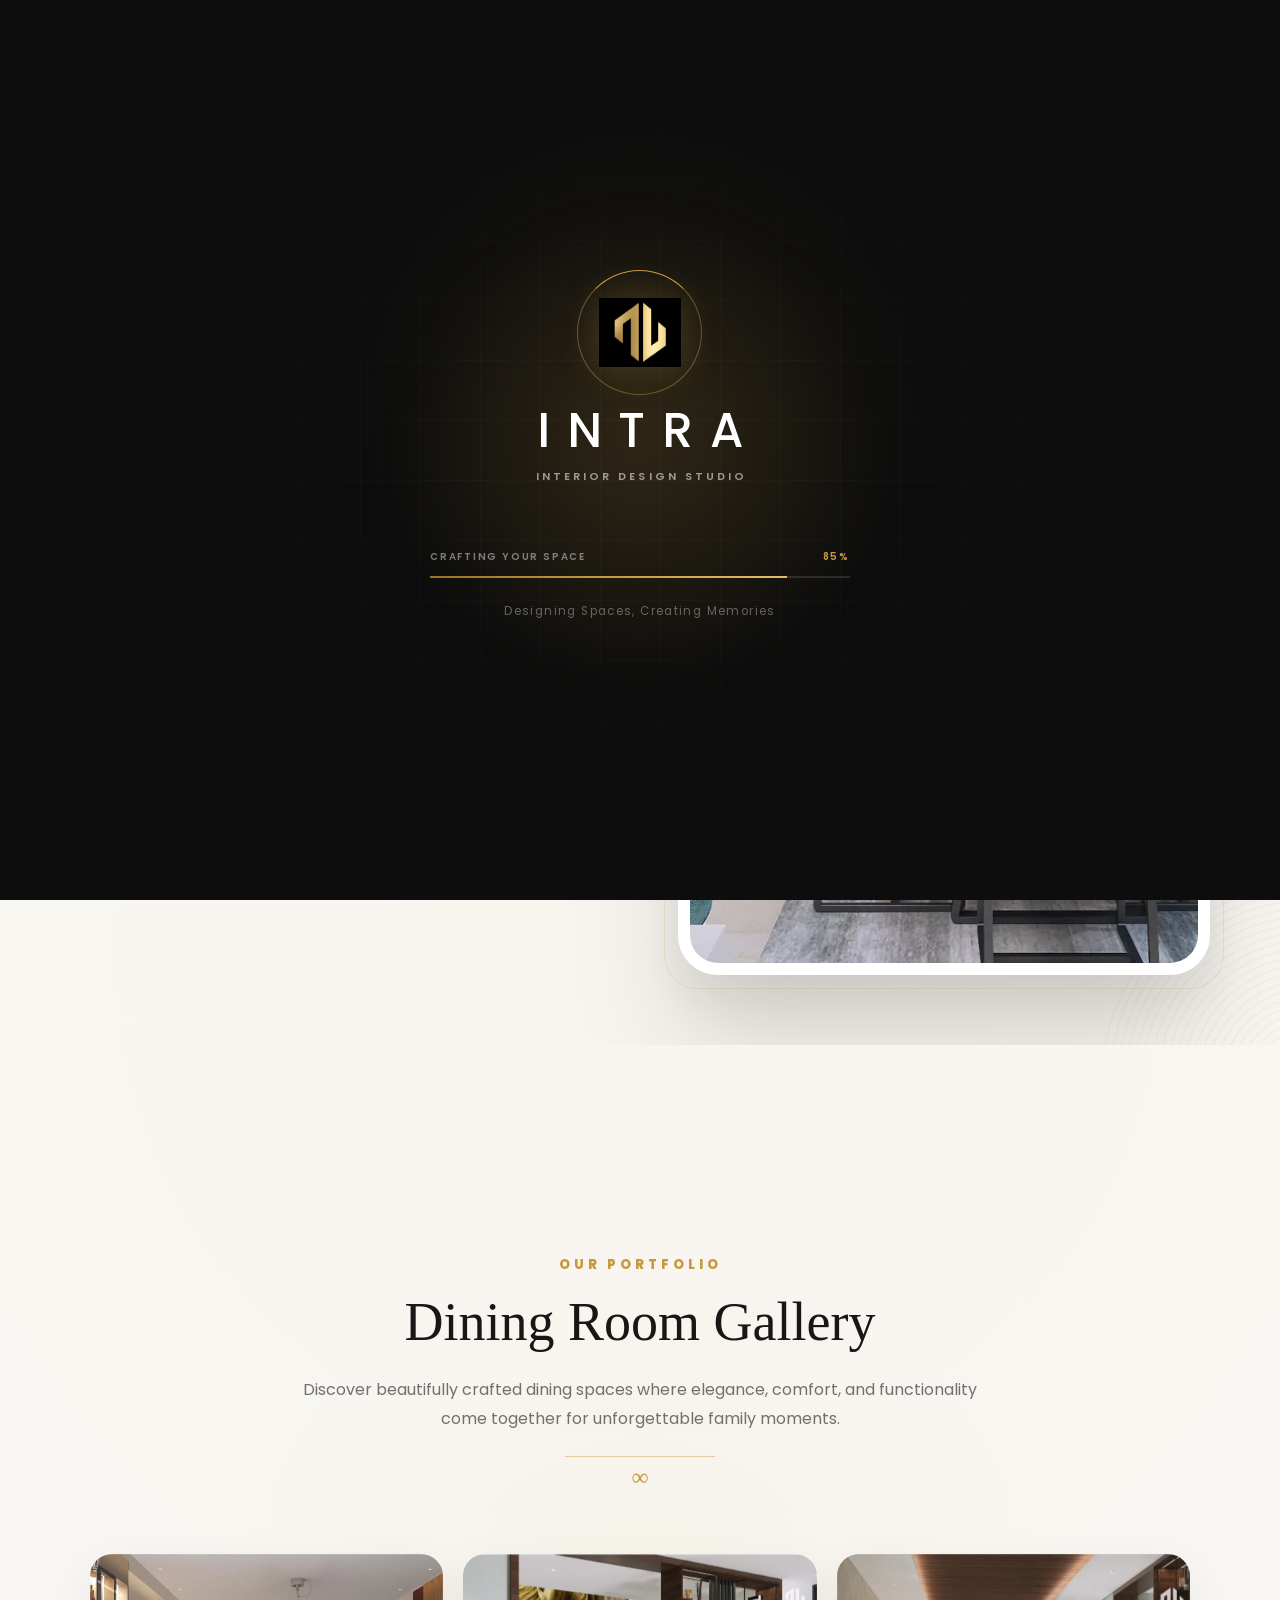
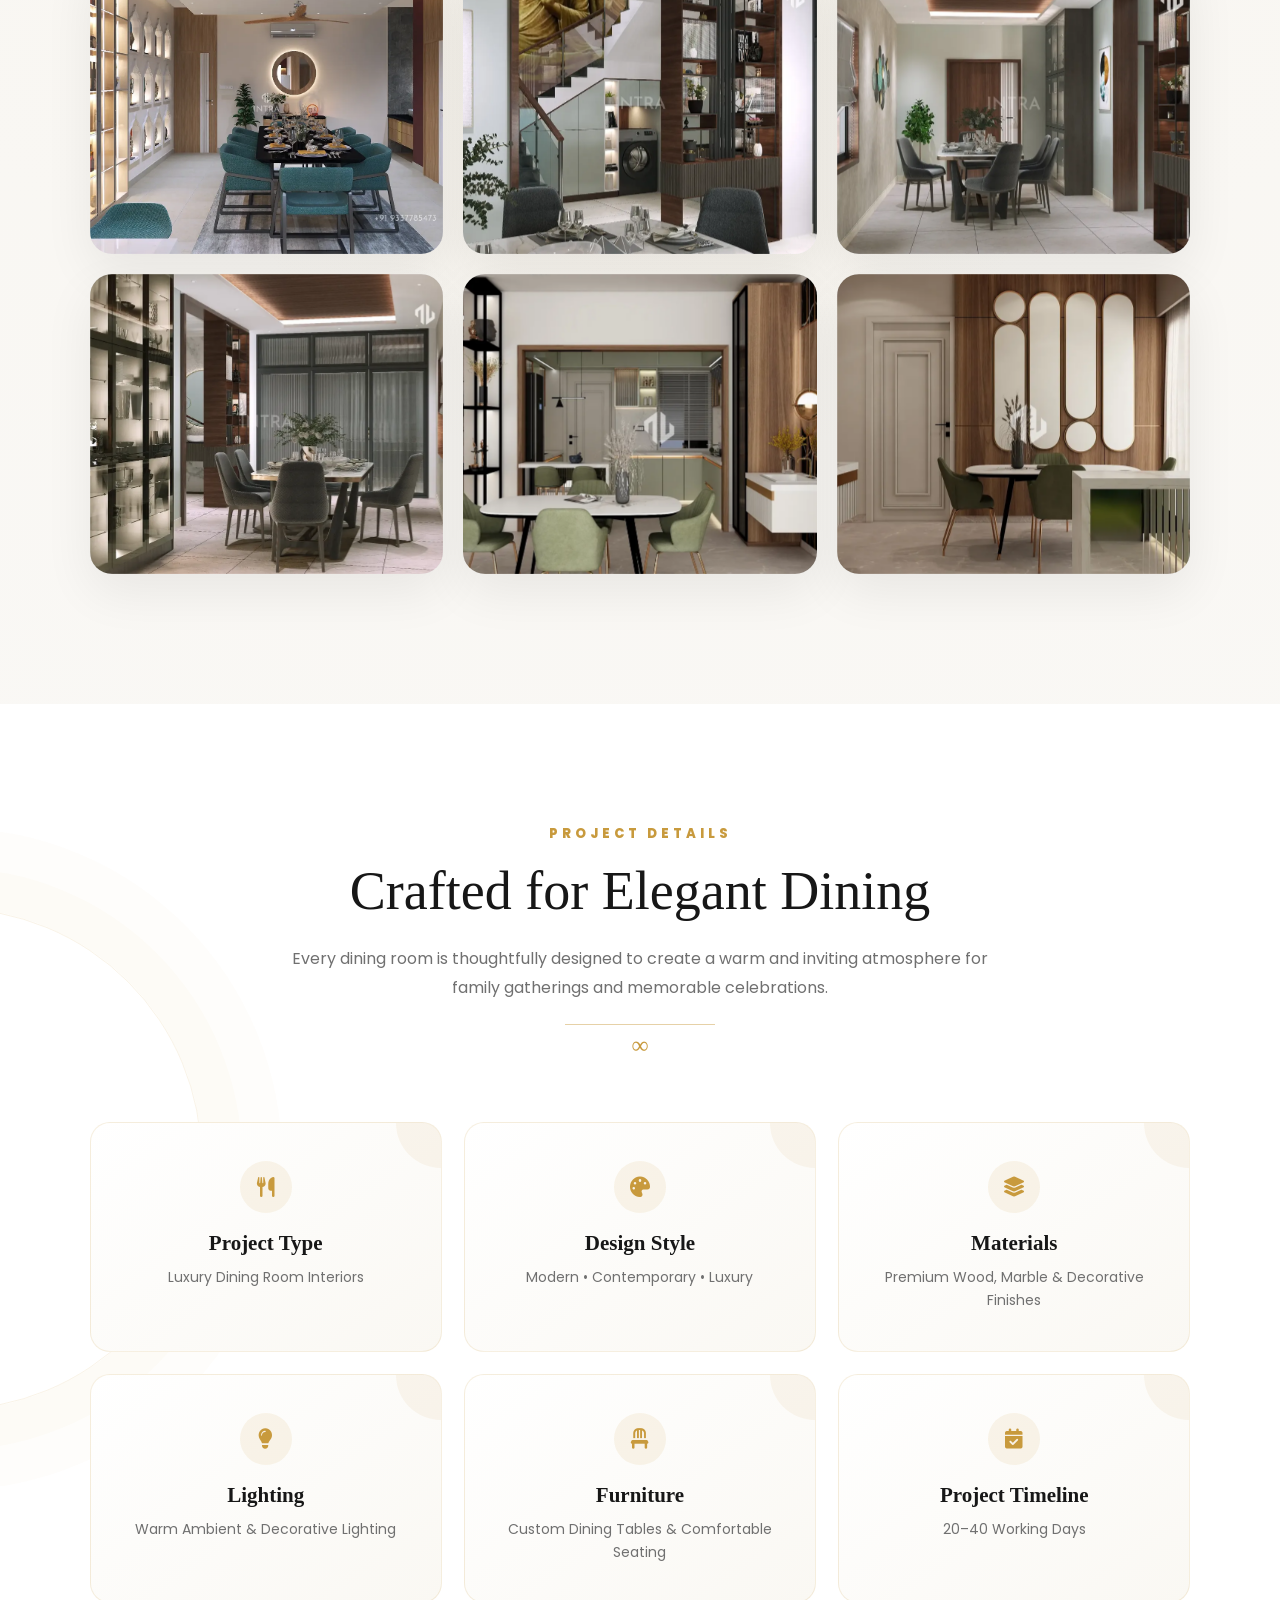
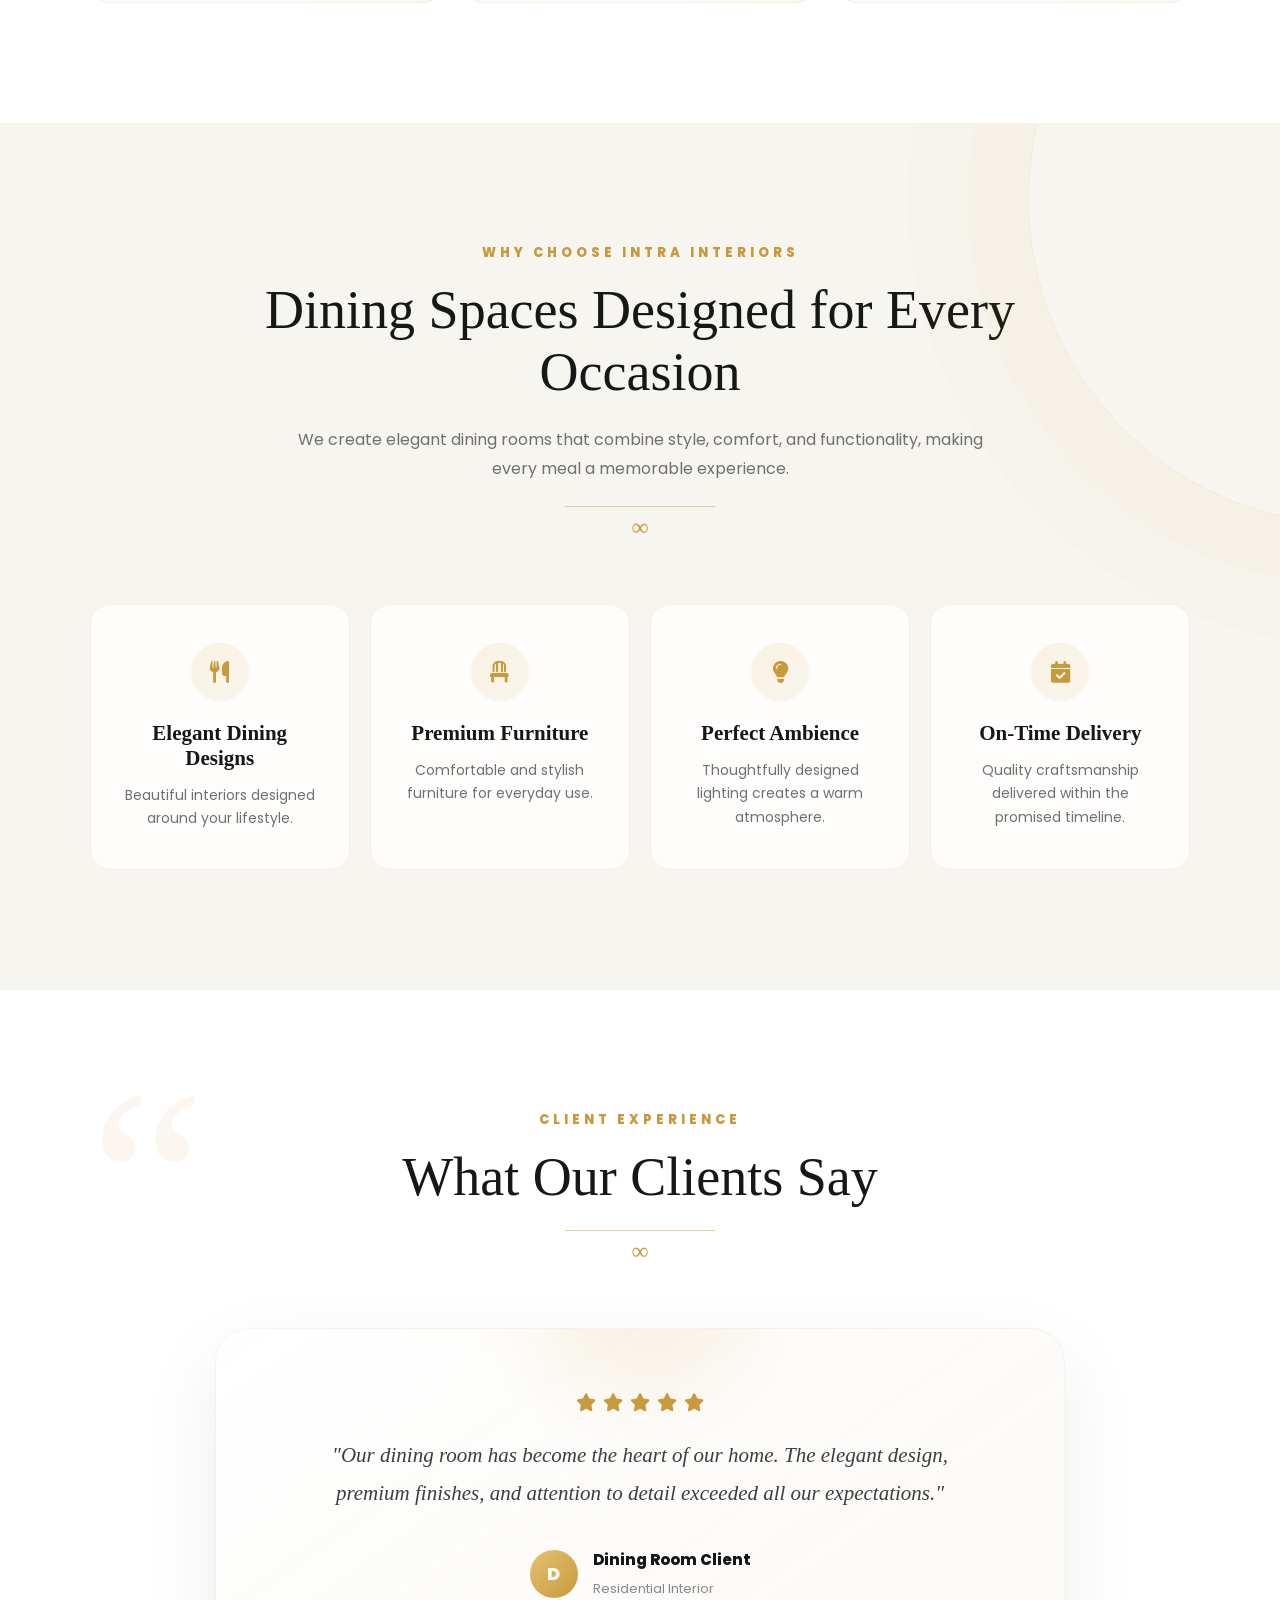
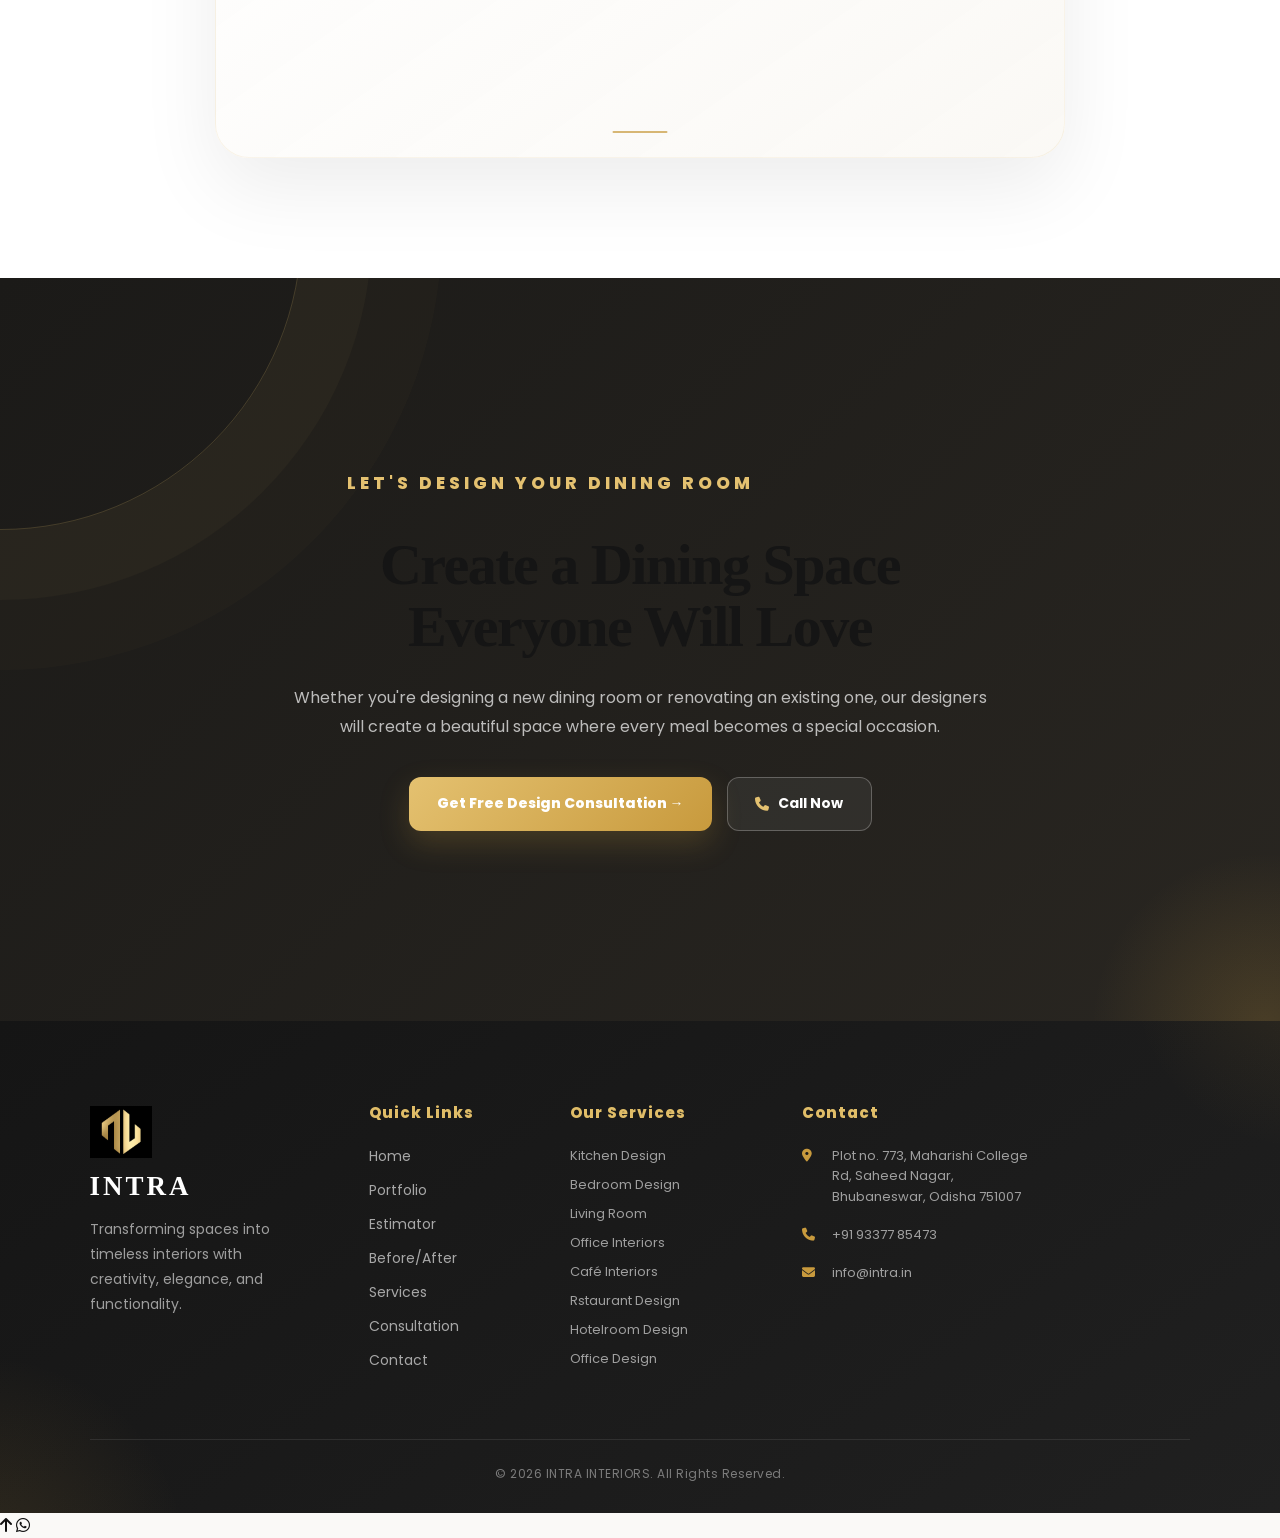
<file: dining.html>
<!DOCTYPE html>
<html lang="en">

<head>

    <meta charset="UTF-8">
    <meta name="viewport" content="width=device-width, initial-scale=1.0">

    <title>Luxury Restaurant Designs | INTRA</title>

    <link rel="stylesheet" href="style.css">
    <link rel="stylesheet" href="portfolio.css">
    <link rel="stylesheet" href="home.css">
    <link rel="stylesheet" href="responsive.css">
    <link rel="stylesheet" href="https://cdnjs.cloudflare.com/ajax/libs/font-awesome/6.7.2/css/all.min.css">

</head>

<body>
    <div id="loader">

        <div class="loader-content">

            <div class="loader-brand">

                <div class="loader-logo-wrap">
                    <img src="logo.png" alt="INTRA Logo">
                </div>

                <h1>INTRA</h1>

                <span class="loader-subtitle">
                    INTERIOR DESIGN STUDIO
                </span>

            </div>


            <div class="loader-progress">

                <div class="loader-progress-top">
                    <span>CRAFTING YOUR SPACE</span>
                    <span id="loaderPercent">0%</span>
                </div>

                <div class="loader-line">
                    <div id="loaderProgressBar"></div>
                </div>

            </div>


            <p class="loader-tagline">
                Designing Spaces, Creating Memories
            </p>

        </div>

    </div>

    <nav>

        <!-- Mobile overlay -->
        <div class="menu-overlay"></div>


        <!-- Logo -->
        <div class="logo">

            <a href="index.html">

                <img src="logo.png" alt="INTRA Logo">

                <span>INTRA</span>

            </a>

        </div>


        <!-- Navigation links -->
        <div class="nav-links">

            <a href="index.html" data-page="home">
                Home
            </a>

            <a href="index.html#portfolio" data-page="portfolio">
                Portfolio
            </a>

            <a href="index.html#estimator" data-page="estimator">
                Estimator
            </a>

            <a href="index.html#transformation" data-page="transformation">
                Before/After
            </a>

            <a href="index.html#all-services" data-page="services">
                Services
            </a>

            <a href="consultation.html" data-page="consultation">
                Consultation
            </a>

            <a href="index.html#contact" data-page="contact">
                Contact
            </a>

        </div>


        <!-- Mobile hamburger -->
        <button class="menu-toggle" type="button" aria-label="Open navigation menu" aria-expanded="false">

            <span></span>
            <span></span>
            <span></span>

        </button>

    </nav>
    <section class="project-hero">

        <div class="project-text">

            <p class="small-title">
                INTRA INTERIORS
            </p>

            <h1>
                Elegant
                <span>Dining Rooms</span>
            </h1>

            <p class="project-description">

                We create dining spaces that bring families and friends
                together through timeless elegance, comfortable seating,
                and thoughtfully planned interiors. Every dining room is
                designed to make every meal a memorable experience.

            </p>

            <div class="hero-features">

                <span>
                    <i class="fa-solid fa-check"></i>
                    Elegant Dining Spaces
                </span>

                <span>
                    <i class="fa-solid fa-check"></i>
                    Premium Furniture Design
                </span>

                <span>
                    <i class="fa-solid fa-check"></i>
                    Ambient Lighting
                </span>

            </div>

            <a href="consultation.html" class="design-btn">

                Design Your Dining Room →

            </a>

        </div>

        <div class="hero-image">

            <img src="dining/dining1.jpeg" alt="Luxury Dining Room">

        </div>

    </section>
    <section class="gallery-section reveal">

        <div class="section-heading">

            <p class="small-title">
                OUR PORTFOLIO
            </p>

            <h2>
                Dining Room Gallery
            </h2>

            <p>
                Discover beautifully crafted dining spaces where elegance,
                comfort, and functionality come together for unforgettable
                family moments.
            </p>

        </div>

        <div class="gallery">

            <div class="gallery-large">
                <img loading="lazy" class="gallery-img" src="dining/dining1.jpeg" alt="Dining Room">
            </div>

            <div class="gallery-large">
                <img loading="lazy" class="gallery-img" src="dining/dining2.jpeg" alt="Dining Room">
            </div>

            <div class="gallery-large">
                <img loading="lazy" class="gallery-img" src="dining/dining3.jpeg" alt="Dining Room">
            </div>

            <div class="gallery-large">
                <img loading="lazy" class="gallery-img" src="dining/dining4.jpeg" alt="Dining Room">
            </div>

            <div class="gallery-large">
                <img loading="lazy" class="gallery-img" src="dining/dining5.jpeg" alt="Dining Room">
            </div>

            <div class="gallery-large">
                <img loading="lazy" class="gallery-img" src="dining/dining6.jpeg" alt="Dining Room">
            </div>

        </div>

    </section>
    <section class="project-details reveal">

        <div class="section-heading">

            <p class="small-title">
                PROJECT DETAILS
            </p>

            <h2>
                Crafted for Elegant Dining
            </h2>

            <p>
                Every dining room is thoughtfully designed to create
                a warm and inviting atmosphere for family gatherings
                and memorable celebrations.
            </p>

        </div>

        <div class="details-grid">

            <div class="detail-card">
                <i class="fa-solid fa-utensils"></i>
                <h3>Project Type</h3>
                <p>Luxury Dining Room Interiors</p>
            </div>

            <div class="detail-card">
                <i class="fa-solid fa-palette"></i>
                <h3>Design Style</h3>
                <p>Modern • Contemporary • Luxury</p>
            </div>

            <div class="detail-card">
                <i class="fa-solid fa-layer-group"></i>
                <h3>Materials</h3>
                <p>Premium Wood, Marble & Decorative Finishes</p>
            </div>

            <div class="detail-card">
                <i class="fa-solid fa-lightbulb"></i>
                <h3>Lighting</h3>
                <p>Warm Ambient & Decorative Lighting</p>
            </div>

            <div class="detail-card">
                <i class="fa-solid fa-chair"></i>
                <h3>Furniture</h3>
                <p>Custom Dining Tables & Comfortable Seating</p>
            </div>

            <div class="detail-card">
                <i class="fa-solid fa-calendar-check"></i>
                <h3>Project Timeline</h3>
                <p>20–40 Working Days</p>
            </div>

        </div>

    </section>
    <section class="why-us reveal">

        <div class="section-heading">

            <p class="small-title">
                WHY CHOOSE INTRA INTERIORS
            </p>

            <h2>
                Dining Spaces Designed for Every Occasion
            </h2>

            <p>
                We create elegant dining rooms that combine style,
                comfort, and functionality, making every meal a
                memorable experience.
            </p>

        </div>

        <div class="why-grid">

            <div class="why-card">
                <i class="fa-solid fa-utensils"></i>
                <h3>Elegant Dining Designs</h3>
                <p>Beautiful interiors designed around your lifestyle.</p>
            </div>

            <div class="why-card">
                <i class="fa-solid fa-chair"></i>
                <h3>Premium Furniture</h3>
                <p>Comfortable and stylish furniture for everyday use.</p>
            </div>

            <div class="why-card">
                <i class="fa-solid fa-lightbulb"></i>
                <h3>Perfect Ambience</h3>
                <p>Thoughtfully designed lighting creates a warm atmosphere.</p>
            </div>

            <div class="why-card">
                <i class="fa-solid fa-calendar-check"></i>
                <h3>On-Time Delivery</h3>
                <p>Quality craftsmanship delivered within the promised timeline.</p>
            </div>

        </div>

    </section>
    <section class="testimonial reveal">

        <div class="section-heading">

            <p class="small-title">
                CLIENT EXPERIENCE
            </p>

            <h2>
                What Our Clients Say
            </h2>

        </div>

        <div class="testimonial-card">

            <div class="stars">

                <i class="fa-solid fa-star"></i>
                <i class="fa-solid fa-star"></i>
                <i class="fa-solid fa-star"></i>
                <i class="fa-solid fa-star"></i>
                <i class="fa-solid fa-star"></i>

            </div>

            <p class="testimonial-text">

                "Our dining room has become the heart of our home.
                The elegant design, premium finishes, and attention
                to detail exceeded all our expectations."

            </p>

            <div class="client">

                <div class="client-avatar">

                    D

                </div>

                <div>

                    <h4>Dining Room Client</h4>

                    <span>Residential Interior</span>

                </div>

            </div>

        </div>

    </section>
    <section class="project-cta reveal">

        <div class="cta-content">

            <p class="small-title">
                LET'S DESIGN YOUR DINING ROOM
            </p>

            <h2>
                Create a Dining Space Everyone Will Love
            </h2>

            <p>

                Whether you're designing a new dining room or
                renovating an existing one, our designers will
                create a beautiful space where every meal becomes
                a special occasion.

            </p>

            <div class="cta-buttons">

                <a href="consultation.html" class="design-btn">

                    Get Free Design Consultation →

                </a>

                <a href="tel:+919337785473" class="call-btn">

                    <i class="fa-solid fa-phone"></i>

                    Call Now

                </a>

            </div>

        </div>

    </section>
    <footer id="contact">

        <div class="footer-container">

            <div class="footer-about">

                <img src="logo.png" class="footer-logo">

                <h3>INTRA</h3>

                <p>
                    Transforming spaces into timeless interiors with
                    creativity, elegance, and functionality.
                </p>

            </div>

            <div class="footer-links">

                <h4>Quick Links</h4>


                <a href="index.html" data-page="home">
                    Home
                </a>

                <a href="index.html#portfolio" data-page="portfolio">
                    Portfolio
                </a>

                <a href="index.html#estimator" data-page="estimator">
                    Estimator
                </a>

                <a href="index.html#transformation" data-page="transformation">
                    Before/After
                </a>

                <a href="index.html#all-services" data-page="services">
                    Services
                </a>

                <a href="consultation.html" data-page="consultation">
                    Consultation
                </a>

                <a href="index.html#contact" data-page="contact">
                    Contact
                </a>


            </div>

            <div class="footer-services">

                <h4>Our Services</h4>

                <p>Kitchen Design</p>

                <p>Bedroom Design</p>

                <p>Living Room</p>

                <p>Office Interiors</p>

                <p>Café Interiors</p>

                <p>Rstaurant Design</p>

                <p>Hotelroom Design</p>

                <p>Office Design</p>

            </div>

            <div class="footer-contact">

                <h4>Contact</h4>

                <p><i class="fa-solid fa-location-dot"></i> Plot no. 773, Maharishi College Rd, Saheed Nagar,
                    Bhubaneswar, Odisha 751007</p>

                <p><i class="fa-solid fa-phone"></i> +91 93377 85473</p>

                <p><i class="fa-solid fa-envelope"></i> info@intra.in</p>

            </div>

        </div>

        <hr>

        <div class="copyright">

            © 2026 INTRA INTERIORS.
            All Rights Reserved.

        </div>

    </footer>
    <div class="lightbox" id="lightbox">

        <span class="close">&times;</span>

        <img id="lightbox-img">

    </div>
    <script src="script.js"></script>
    <script src="https://unpkg.com/aos@2.3.4/dist/aos.js"></script>
    <a href="#" id="topBtn">

        <i class="fa-solid fa-arrow-up"></i>

    </a>
    <a href="https://wa.me/919337785473" class="whatsapp-float" target="_blank" aria-label="Chat on WhatsApp">

        <i class="fa-brands fa-whatsapp"></i>

    </a>
</body>

</html>
</file>
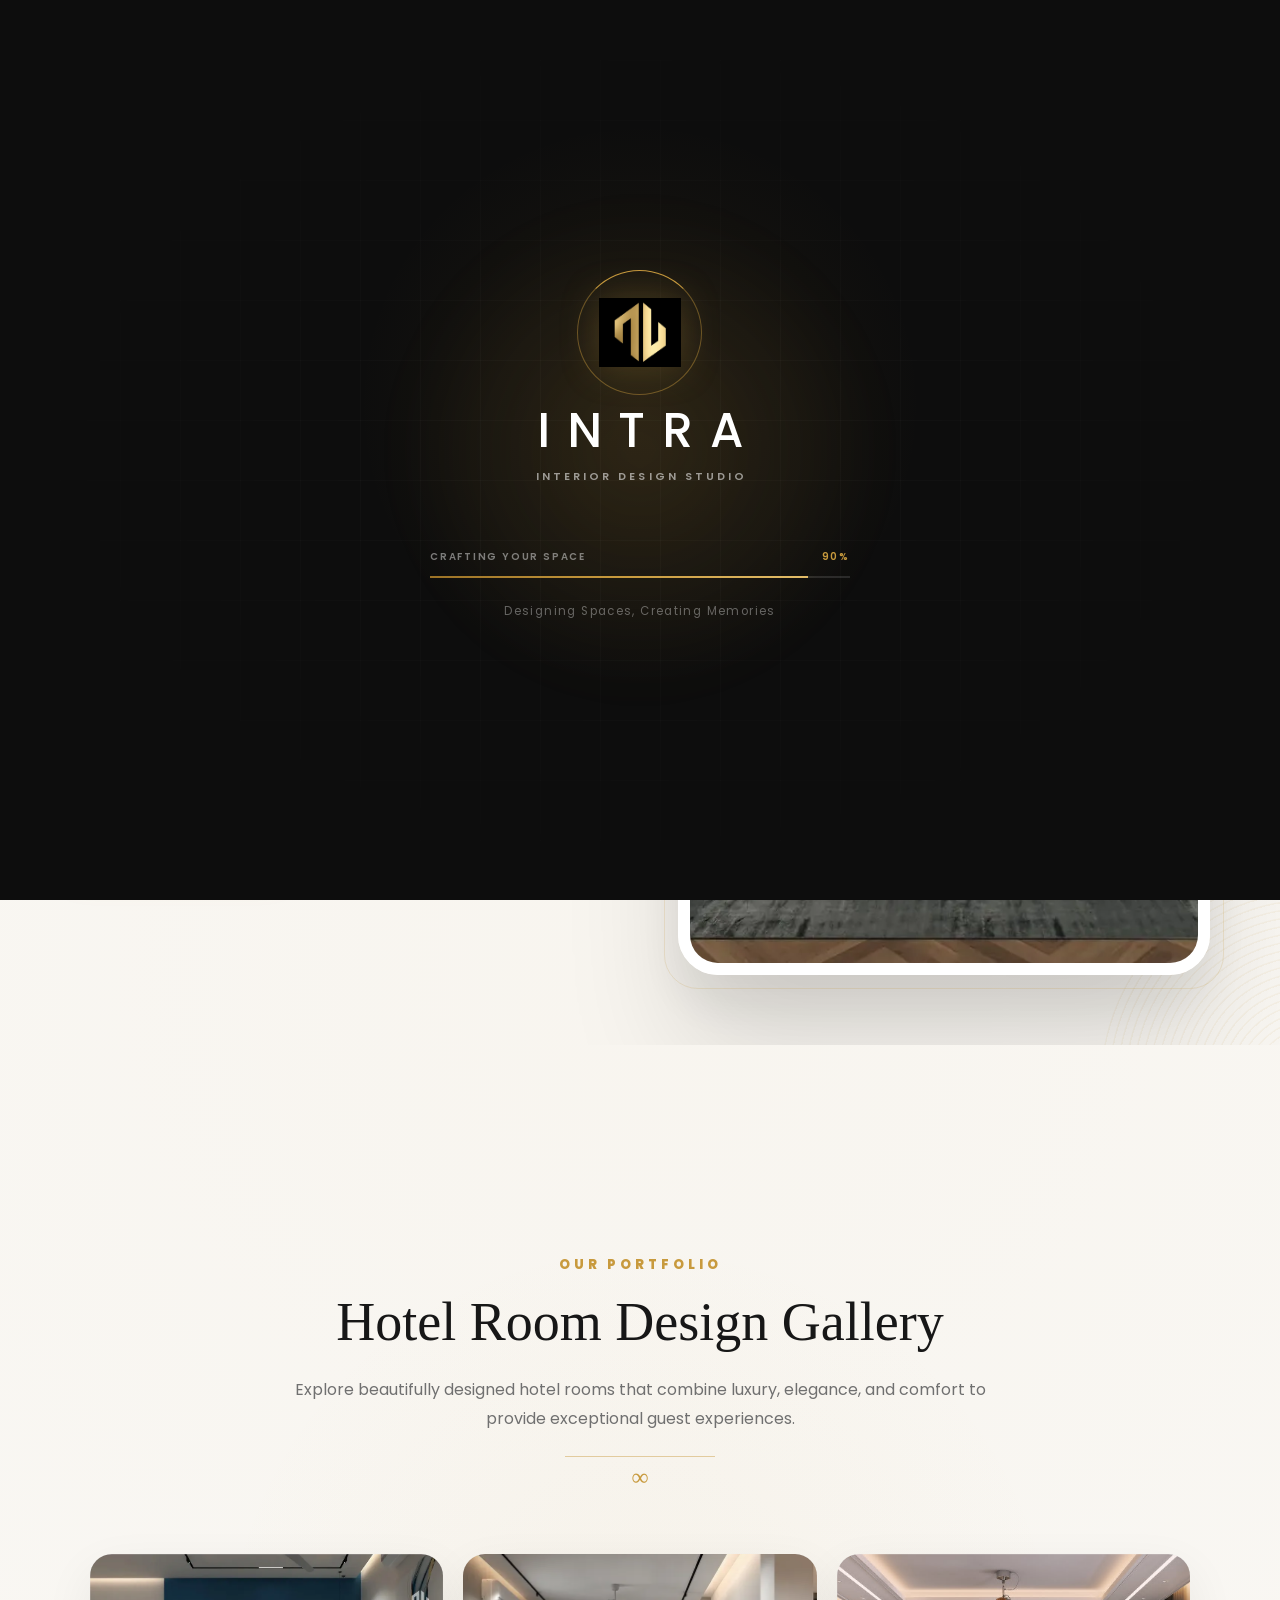
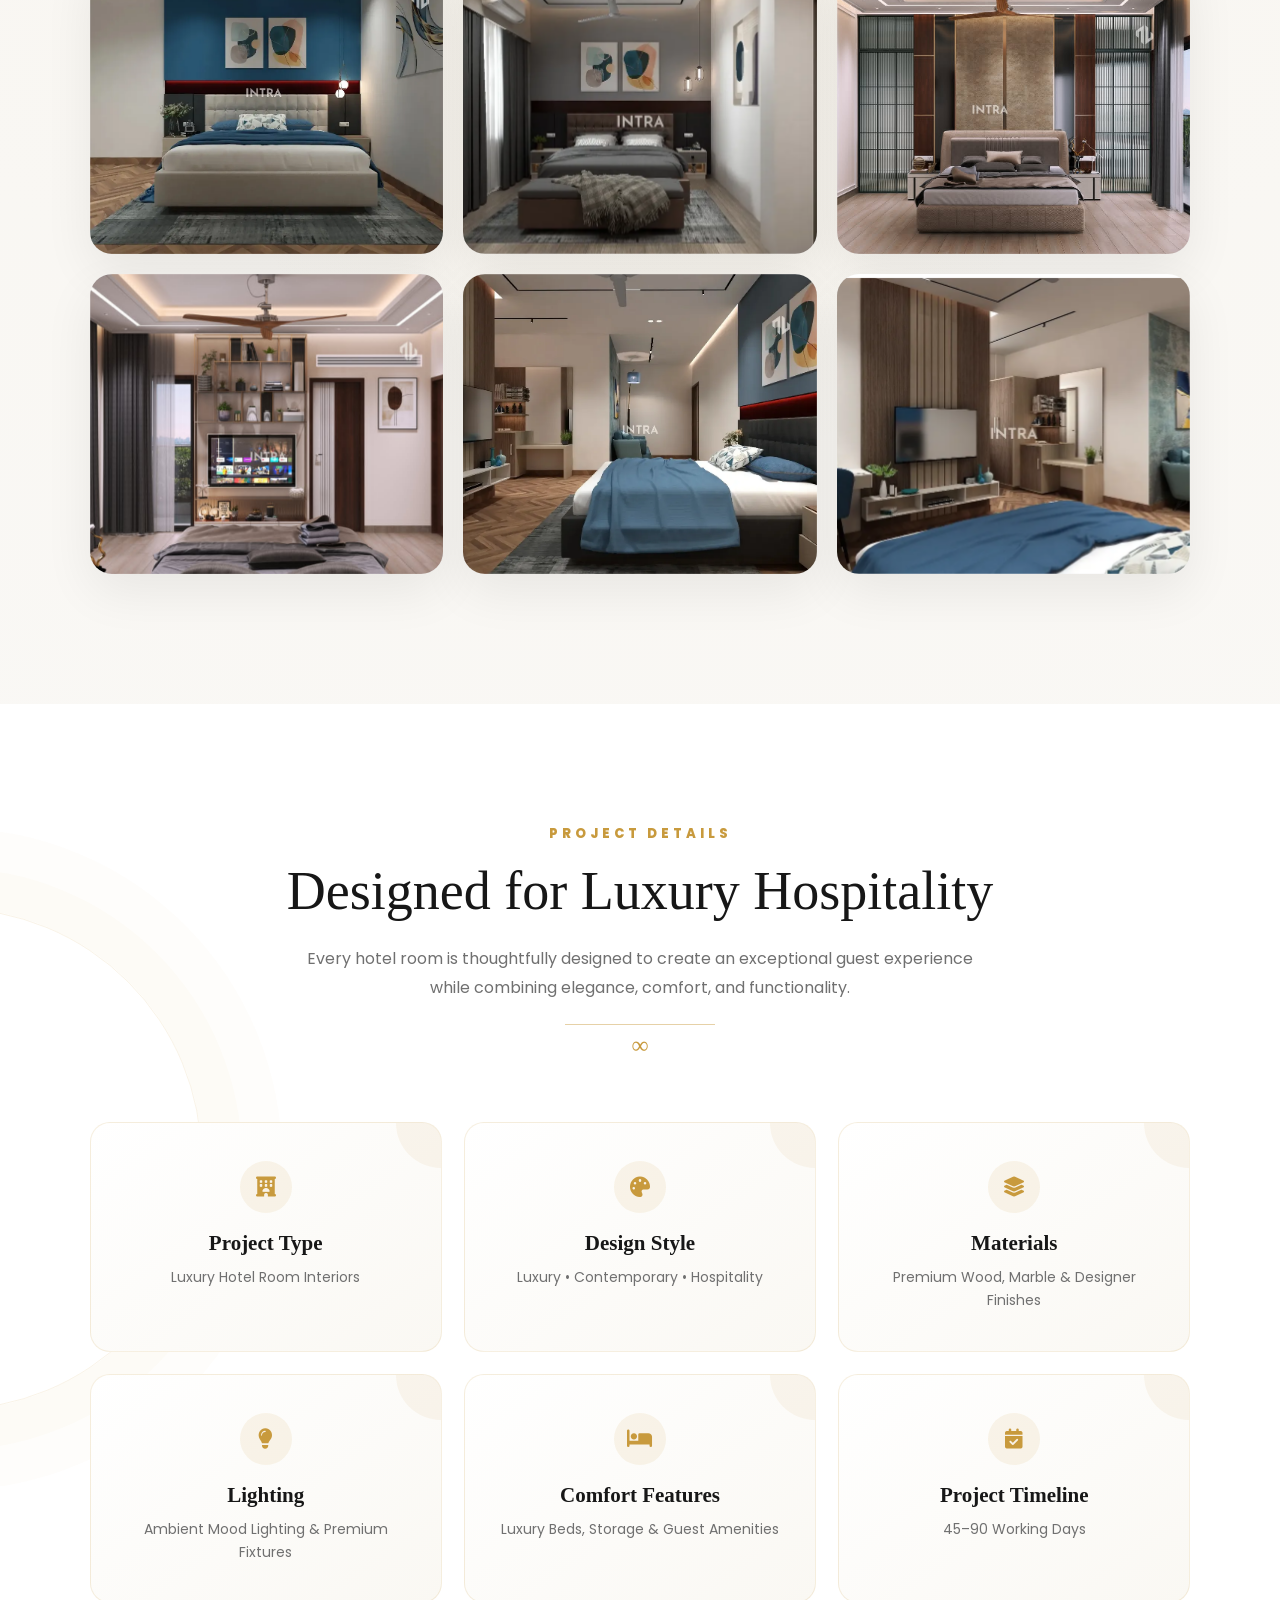
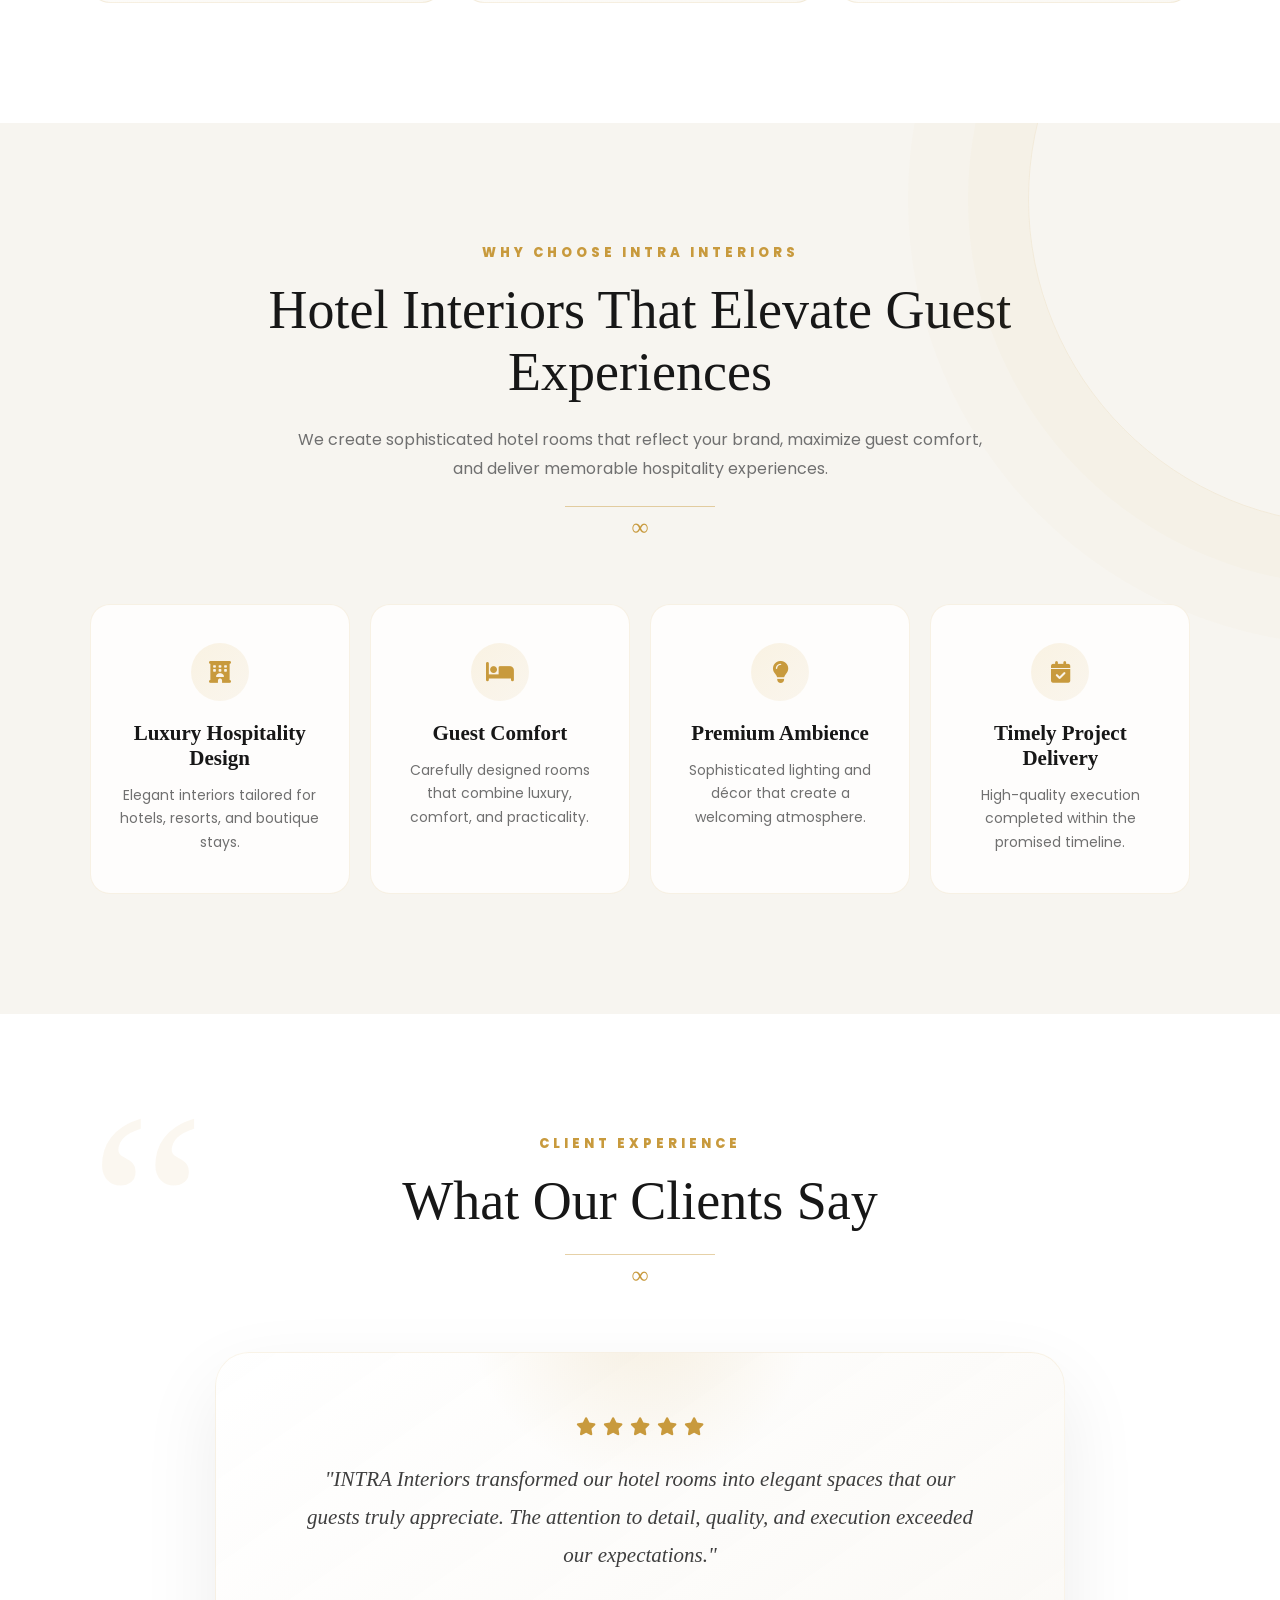
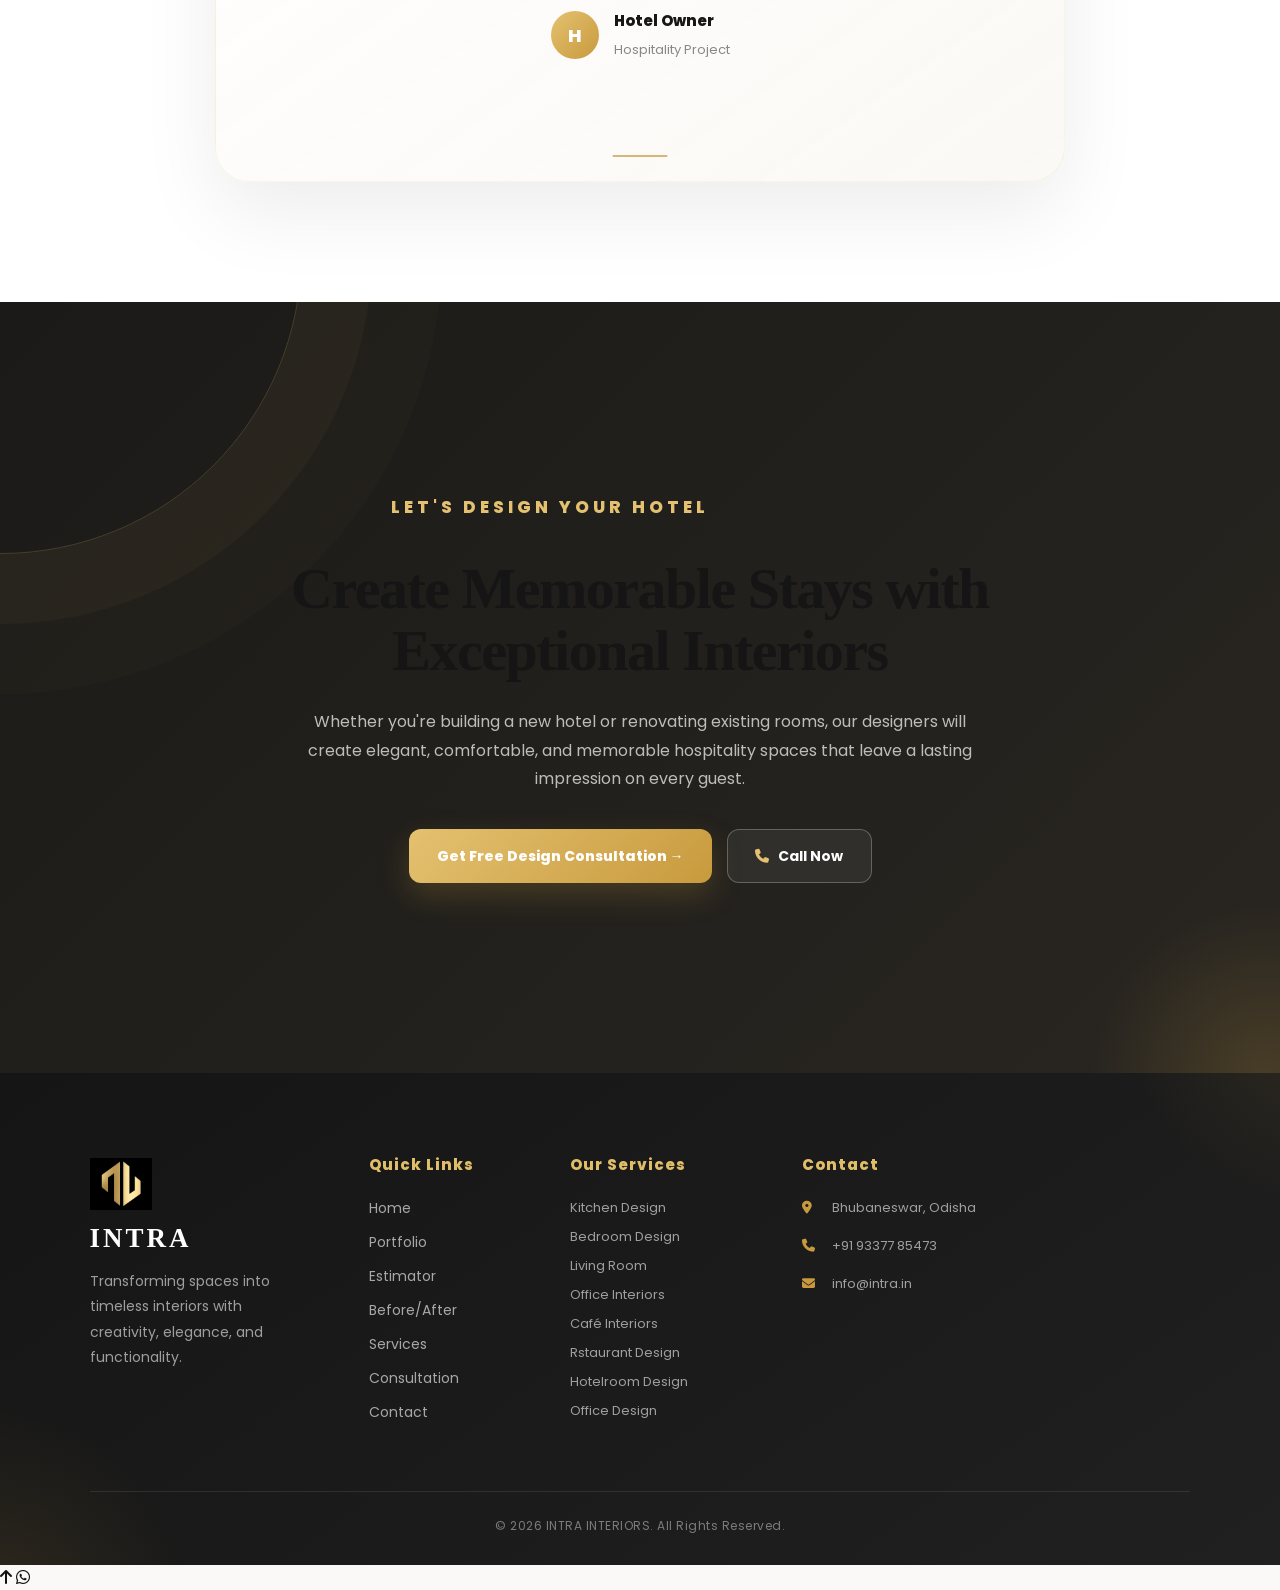
<file: hotelroom.html>
<!DOCTYPE html>
<html lang="en">

<head>

    <meta charset="UTF-8">
    <meta name="viewport" content="width=device-width, initial-scale=1.0">

    <title>Luxury Restaurant Designs | INTRA</title>

    <link rel="stylesheet" href="style.css">
    <link rel="stylesheet" href="portfolio.css">
    <link rel="stylesheet" href="home.css">
    <link rel="stylesheet" href="responsive.css">
    <link rel="stylesheet" href="https://cdnjs.cloudflare.com/ajax/libs/font-awesome/6.7.2/css/all.min.css">

</head>

<body>
    <div id="loader">

        <div class="loader-content">

            <div class="loader-brand">

                <div class="loader-logo-wrap">
                    <img src="logo.png" alt="INTRA Logo">
                </div>

                <h1>INTRA</h1>

                <span class="loader-subtitle">
                    INTERIOR DESIGN STUDIO
                </span>

            </div>


            <div class="loader-progress">

                <div class="loader-progress-top">
                    <span>CRAFTING YOUR SPACE</span>
                    <span id="loaderPercent">0%</span>
                </div>

                <div class="loader-line">
                    <div id="loaderProgressBar"></div>
                </div>

            </div>


            <p class="loader-tagline">
                Designing Spaces, Creating Memories
            </p>

        </div>

    </div>

    <nav>

        <!-- Mobile overlay -->
        <div class="menu-overlay"></div>


        <!-- Logo -->
        <div class="logo">

            <a href="index.html">

                <img src="logo.png" alt="INTRA Logo">

                <span>INTRA</span>

            </a>

        </div>


        <!-- Navigation links -->
        <div class="nav-links">

            <a href="index.html" data-page="home">
                Home
            </a>

            <a href="index.html#portfolio" data-page="portfolio">
                Portfolio
            </a>

            <a href="index.html#estimator" data-page="estimator">
                Estimator
            </a>

            <a href="index.html#transformation" data-page="transformation">
                Before/After
            </a>

            <a href="index.html#all-services" data-page="services">
                Services
            </a>

            <a href="consultation.html" data-page="consultation">
                Consultation
            </a>

            <a href="index.html#contact" data-page="contact">
                Contact
            </a>

        </div>


        <!-- Mobile hamburger -->
        <button class="menu-toggle" type="button" aria-label="Open navigation menu" aria-expanded="false">

            <span></span>
            <span></span>
            <span></span>

        </button>

    </nav>
    <section class="project-hero">

        <div class="project-text">

            <p class="small-title">
                INTRA INTERIORS
            </p>

            <h1>
                Luxury
                <span>Hotel Room Interiors</span>
            </h1>

            <p class="project-description">

                We design elegant hotel rooms that combine luxury,
                comfort, and functionality to create unforgettable
                guest experiences. Every room is thoughtfully crafted
                to reflect sophistication while ensuring maximum comfort.

            </p>

            <div class="hero-features">

                <span>
                    <i class="fa-solid fa-check"></i>
                    Luxury Interiors
                </span>

                <span>
                    <i class="fa-solid fa-check"></i>
                    Premium Furnishings
                </span>

                <span>
                    <i class="fa-solid fa-check"></i>
                    Elegant Lighting
                </span>

            </div>

            <a href="consultation.html" class="design-btn">

                Design Your Hotel →

            </a>

        </div>

        <div class="hero-image">

            <img src="hotelroom/hotelroom1.jpeg" alt="Luxury Hotel Room">

        </div>

    </section>
    <section class="gallery-section reveal">

        <div class="section-heading">

            <p class="small-title">
                OUR PORTFOLIO
            </p>

            <h2>
                Hotel Room Design Gallery
            </h2>

            <p>

                Explore beautifully designed hotel rooms that combine
                luxury, elegance, and comfort to provide exceptional
                guest experiences.

            </p>

        </div>

        <div class="gallery">

            <div class="gallery-large">
                <img loading="lazy" class="gallery-img" src="hotelroom/hotelroom1.jpeg" alt="Luxury Hotel Room">
            </div>

            <div class="gallery-large">
                <img loading="lazy" class="gallery-img" src="hotelroom/hotelroom2.jpeg" alt="Modern Hotel Room">
            </div>

            <div class="gallery-large">
                <img loading="lazy" class="gallery-img" src="hotelroom/hotelroom3.jpeg" alt="Premium Hotel Suite">
            </div>

            <div class="gallery-large">
                <img loading="lazy" class="gallery-img" src="hotelroom/hotelroom4.jpeg" alt="Luxury Suite Interior">
            </div>

            <div class="gallery-large">
                <img loading="lazy" class="gallery-img" src="hotelroom/hotelroom5.jpeg" alt="Elegant Hotel Bedroom">
            </div>

            <div class="gallery-large">
                <img loading="lazy" class="gallery-img" src="hotelroom/hotelroom6.jpeg" alt="Contemporary Hotel Room">
            </div>

        </div>

    </section>
    <section class="project-details reveal">

        <div class="section-heading">

            <p class="small-title">
                PROJECT DETAILS
            </p>

            <h2>
                Designed for Luxury Hospitality
            </h2>

            <p>

                Every hotel room is thoughtfully designed to create
                an exceptional guest experience while combining
                elegance, comfort, and functionality.

            </p>

        </div>

        <div class="details-grid">

            <div class="detail-card">

                <i class="fa-solid fa-hotel"></i>

                <h3>Project Type</h3>

                <p>Luxury Hotel Room Interiors</p>

            </div>

            <div class="detail-card">

                <i class="fa-solid fa-palette"></i>

                <h3>Design Style</h3>

                <p>Luxury • Contemporary • Hospitality</p>

            </div>

            <div class="detail-card">

                <i class="fa-solid fa-layer-group"></i>

                <h3>Materials</h3>

                <p>Premium Wood, Marble & Designer Finishes</p>

            </div>

            <div class="detail-card">

                <i class="fa-solid fa-lightbulb"></i>

                <h3>Lighting</h3>

                <p>Ambient Mood Lighting & Premium Fixtures</p>

            </div>

            <div class="detail-card">

                <i class="fa-solid fa-bed"></i>

                <h3>Comfort Features</h3>

                <p>Luxury Beds, Storage & Guest Amenities</p>

            </div>

            <div class="detail-card">

                <i class="fa-solid fa-calendar-check"></i>

                <h3>Project Timeline</h3>

                <p>45–90 Working Days</p>

            </div>

        </div>

    </section>
    <section class="why-us reveal">

        <div class="section-heading">

            <p class="small-title">
                WHY CHOOSE INTRA INTERIORS
            </p>

            <h2>
                Hotel Interiors That Elevate Guest Experiences
            </h2>

            <p>

                We create sophisticated hotel rooms that reflect your
                brand, maximize guest comfort, and deliver memorable
                hospitality experiences.

            </p>

        </div>

        <div class="why-grid">

            <div class="why-card">

                <i class="fa-solid fa-hotel"></i>

                <h3>Luxury Hospitality Design</h3>

                <p>
                    Elegant interiors tailored for hotels,
                    resorts, and boutique stays.
                </p>

            </div>

            <div class="why-card">

                <i class="fa-solid fa-bed"></i>

                <h3>Guest Comfort</h3>

                <p>
                    Carefully designed rooms that combine
                    luxury, comfort, and practicality.
                </p>

            </div>

            <div class="why-card">

                <i class="fa-solid fa-lightbulb"></i>

                <h3>Premium Ambience</h3>

                <p>
                    Sophisticated lighting and décor that
                    create a welcoming atmosphere.
                </p>

            </div>

            <div class="why-card">

                <i class="fa-solid fa-calendar-check"></i>

                <h3>Timely Project Delivery</h3>

                <p>
                    High-quality execution completed
                    within the promised timeline.
                </p>

            </div>

        </div>

    </section>
    <section class="testimonial reveal">

        <div class="section-heading">

            <p class="small-title">
                CLIENT EXPERIENCE
            </p>

            <h2>
                What Our Clients Say
            </h2>

        </div>

        <div class="testimonial-card">

            <div class="stars">

                <i class="fa-solid fa-star"></i>
                <i class="fa-solid fa-star"></i>
                <i class="fa-solid fa-star"></i>
                <i class="fa-solid fa-star"></i>
                <i class="fa-solid fa-star"></i>

            </div>

            <p class="testimonial-text">

                "INTRA Interiors transformed our hotel rooms into
                elegant spaces that our guests truly appreciate.
                The attention to detail, quality, and execution
                exceeded our expectations."

            </p>

            <div class="client">

                <div class="client-avatar">

                    H

                </div>

                <div>

                    <h4>Hotel Owner</h4>

                    <span>Hospitality Project</span>

                </div>

            </div>

        </div>

    </section>
    <section class="project-cta reveal">

        <div class="cta-content">

            <p class="small-title">
                LET'S DESIGN YOUR HOTEL
            </p>

            <h2>
                Create Memorable Stays with Exceptional Interiors
            </h2>

            <p>

                Whether you're building a new hotel or renovating
                existing rooms, our designers will create elegant,
                comfortable, and memorable hospitality spaces that
                leave a lasting impression on every guest.

            </p>

            <div class="cta-buttons">

                <a href="consultation.html" class="design-btn">

                    Get Free Design Consultation →

                </a>

                <a href="tel:+919337785473" class="call-btn">

                    <i class="fa-solid fa-phone"></i>

                    Call Now

                </a>

            </div>

        </div>

    </section>
    <footer id="contact">

        <div class="footer-container">

            <div class="footer-about">

                <img src="logo.png" class="footer-logo">

                <h3>INTRA</h3>

                <p>
                    Transforming spaces into timeless interiors with
                    creativity, elegance, and functionality.
                </p>

            </div>

            <div class="footer-links">

                <h4>Quick Links</h4>


                <a href="index.html" data-page="home">
                    Home
                </a>

                <a href="index.html#portfolio" data-page="portfolio">
                    Portfolio
                </a>

                <a href="index.html#estimator" data-page="estimator">
                    Estimator
                </a>

                <a href="index.html#transformation" data-page="transformation">
                    Before/After
                </a>

                <a href="index.html#all-services" data-page="services">
                    Services
                </a>

                <a href="consultation.html" data-page="consultation">
                    Consultation
                </a>

                <a href="index.html#contact" data-page="contact">
                    Contact
                </a>


            </div>
            <div class="footer-services">

                <h4>Our Services</h4>

                <p>Kitchen Design</p>

                <p>Bedroom Design</p>

                <p>Living Room</p>

                <p>Office Interiors</p>

                <p>Café Interiors</p>

                <p>Rstaurant Design</p>

                <p>Hotelroom Design</p>

                <p>Office Design</p>

            </div>

            <div class="footer-contact">

                <h4>Contact</h4>

                <p><i class="fa-solid fa-location-dot"></i> Bhubaneswar, Odisha</p>

                <p><i class="fa-solid fa-phone"></i> +91 93377 85473</p>

                <p><i class="fa-solid fa-envelope"></i> info@intra.in</p>

            </div>

        </div>

        <hr>

        <div class="copyright">

            © 2026 INTRA INTERIORS.
            All Rights Reserved.

        </div>

    </footer>
    <div class="lightbox" id="lightbox">

        <span class="close">&times;</span>

        <img id="lightbox-img">

    </div>
    <script src="script.js"></script>
    <script src="https://unpkg.com/aos@2.3.4/dist/aos.js"></script>
    <a href="#" id="topBtn">

        <i class="fa-solid fa-arrow-up"></i>

    </a>
    <a href="https://wa.me/919337785473" class="whatsapp-float" target="_blank" aria-label="Chat on WhatsApp">

        <i class="fa-brands fa-whatsapp"></i>

    </a>
</body>

</html>
</file>
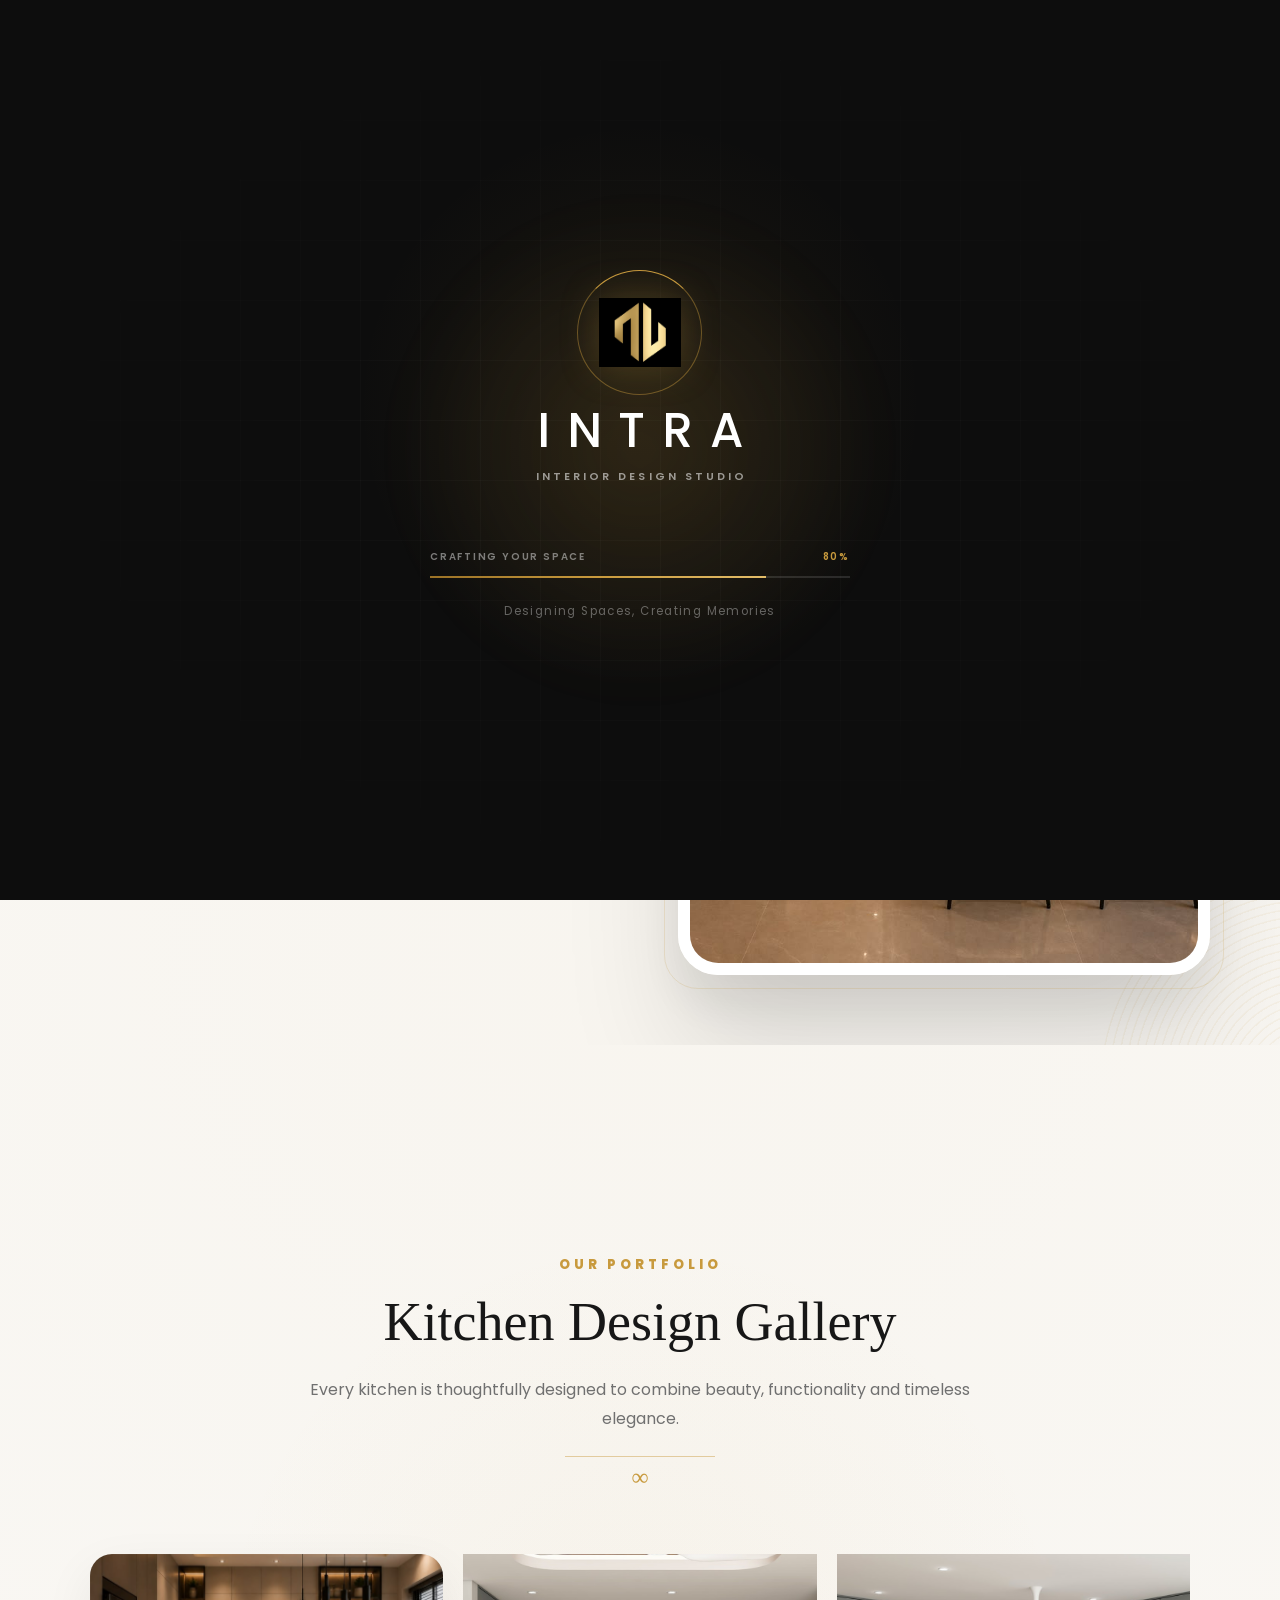
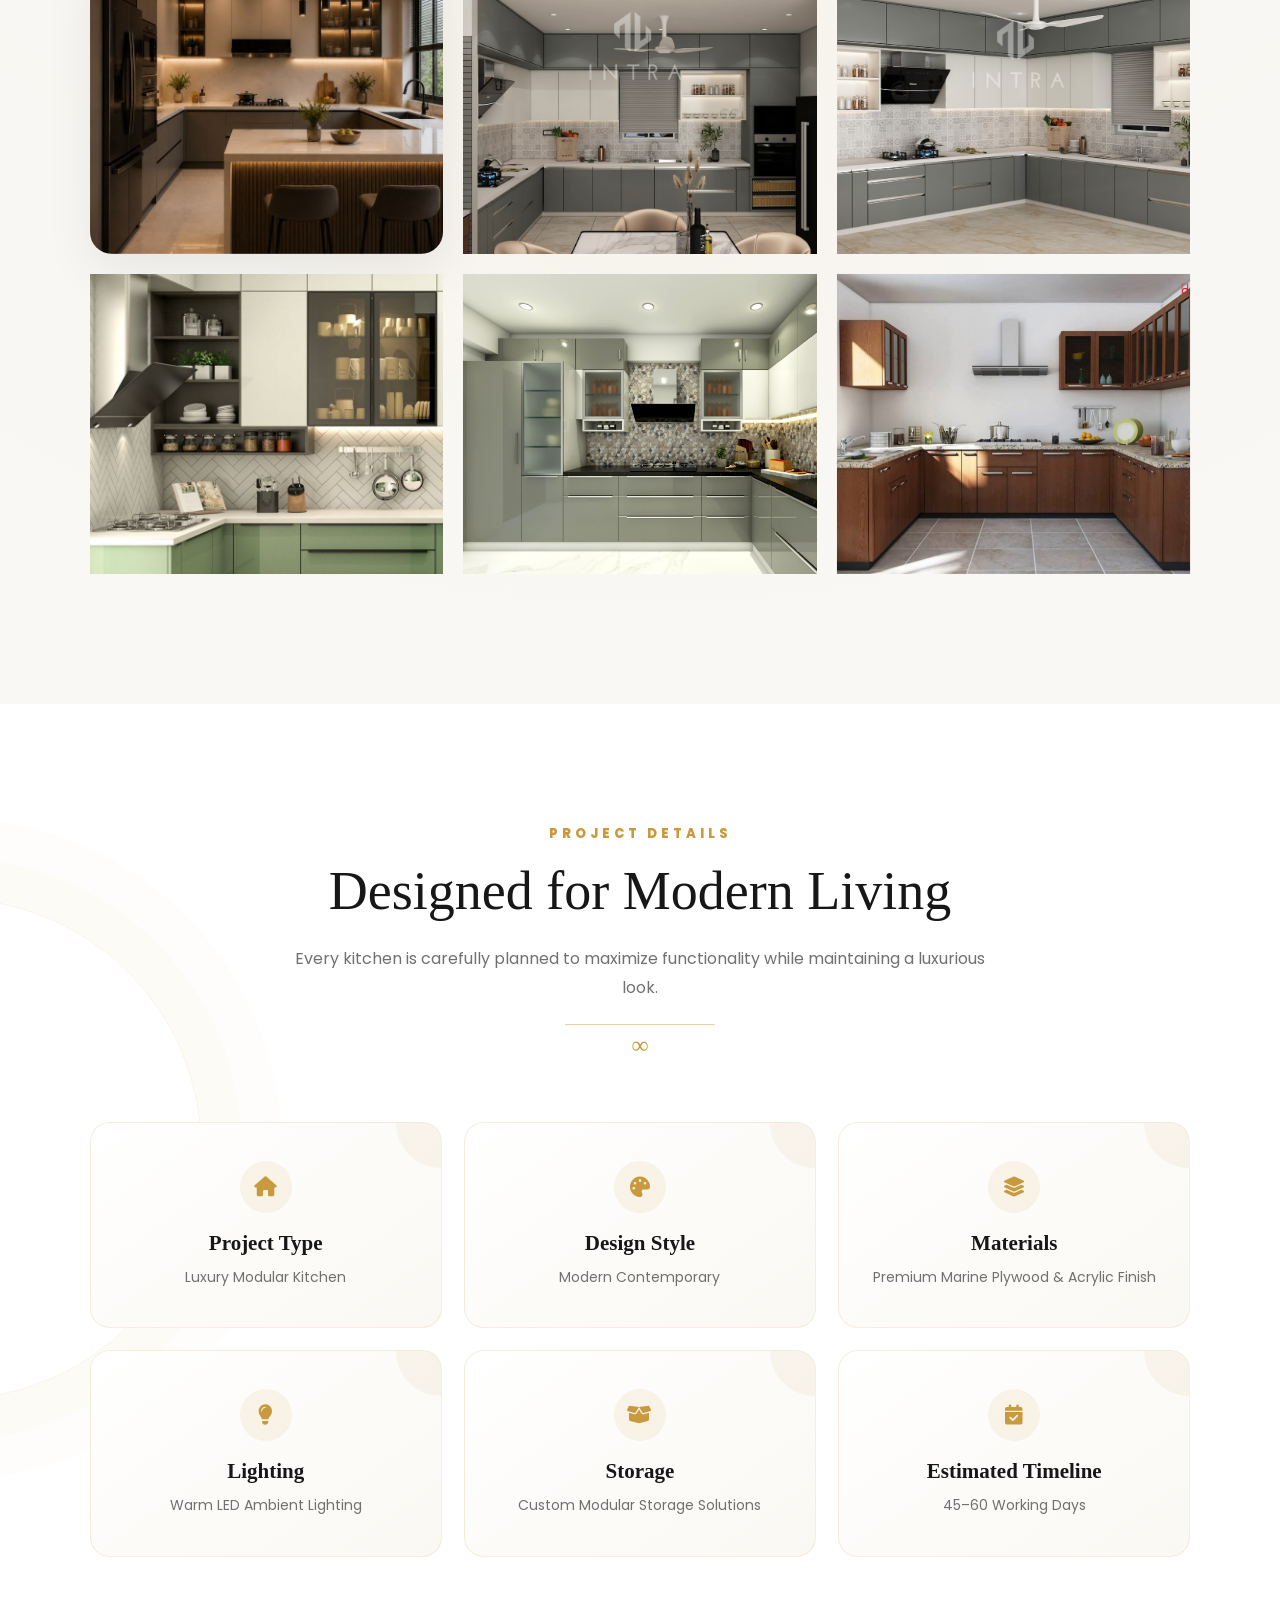
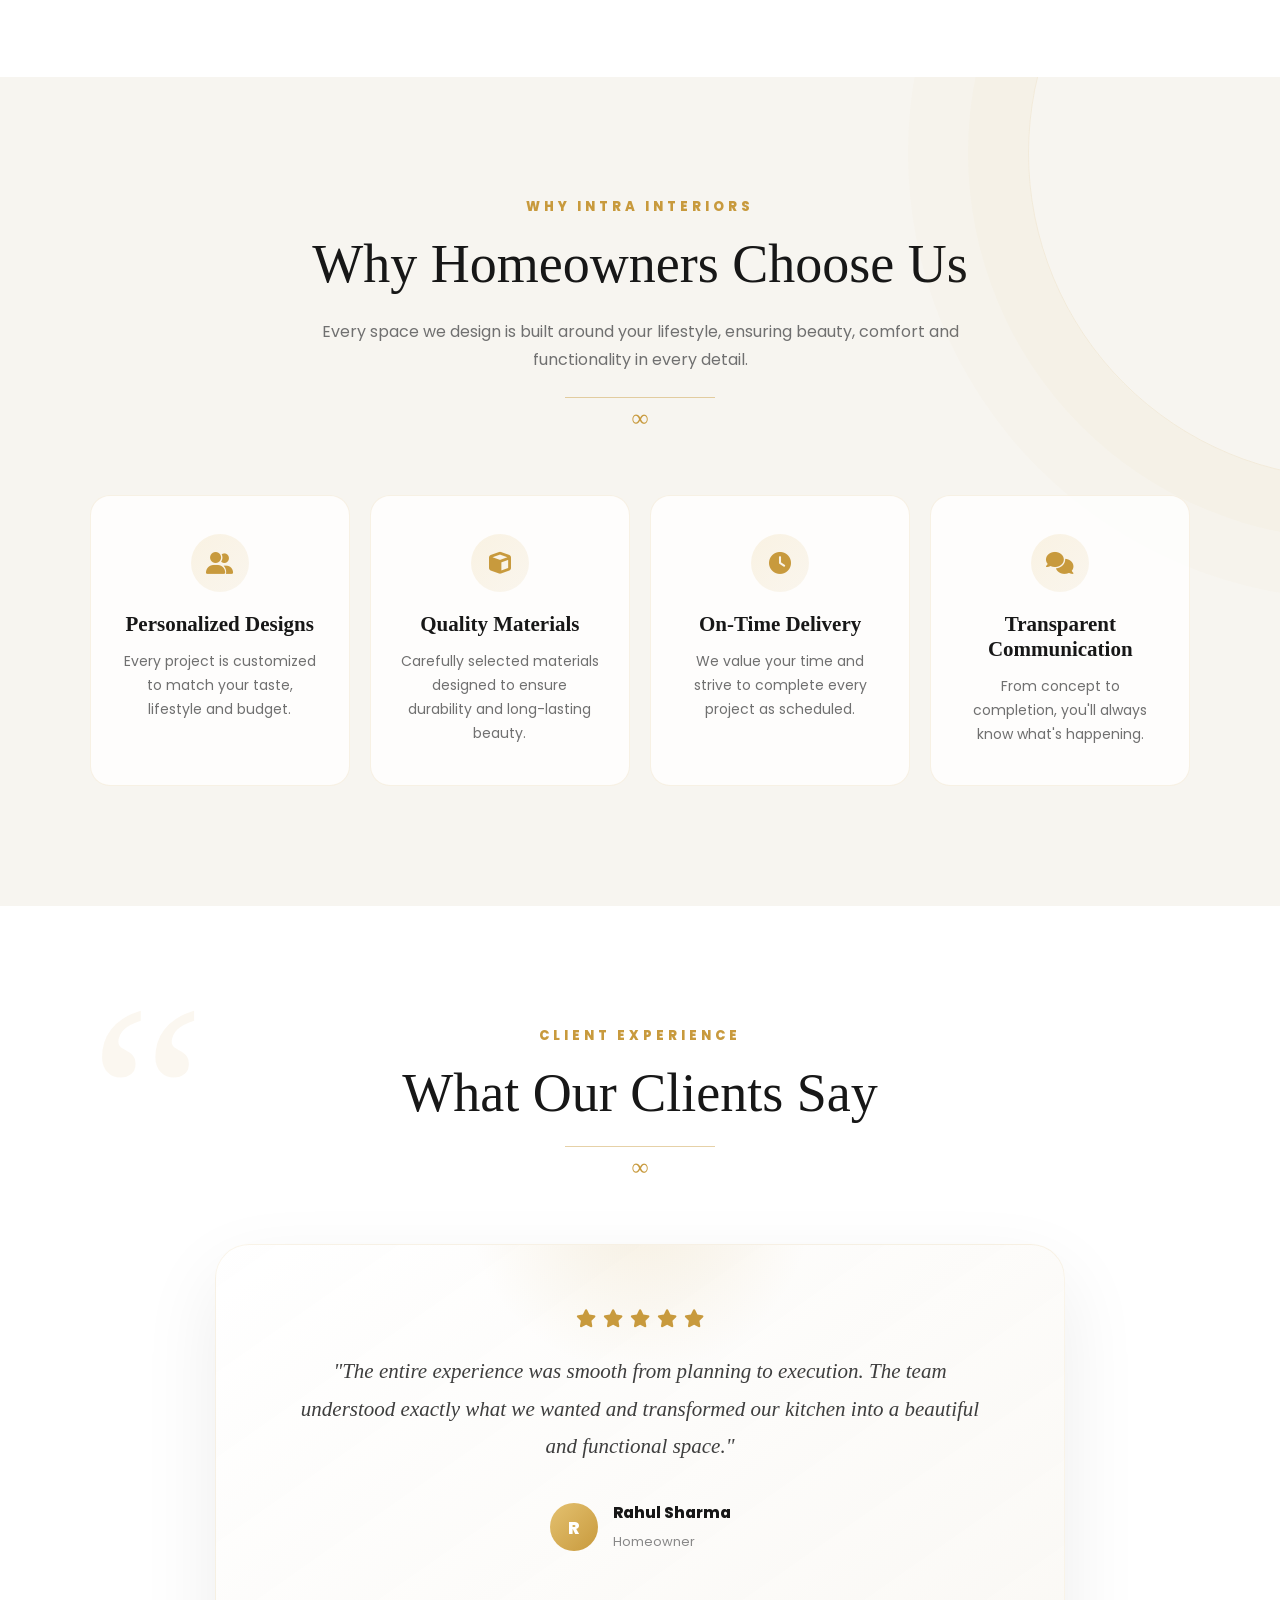
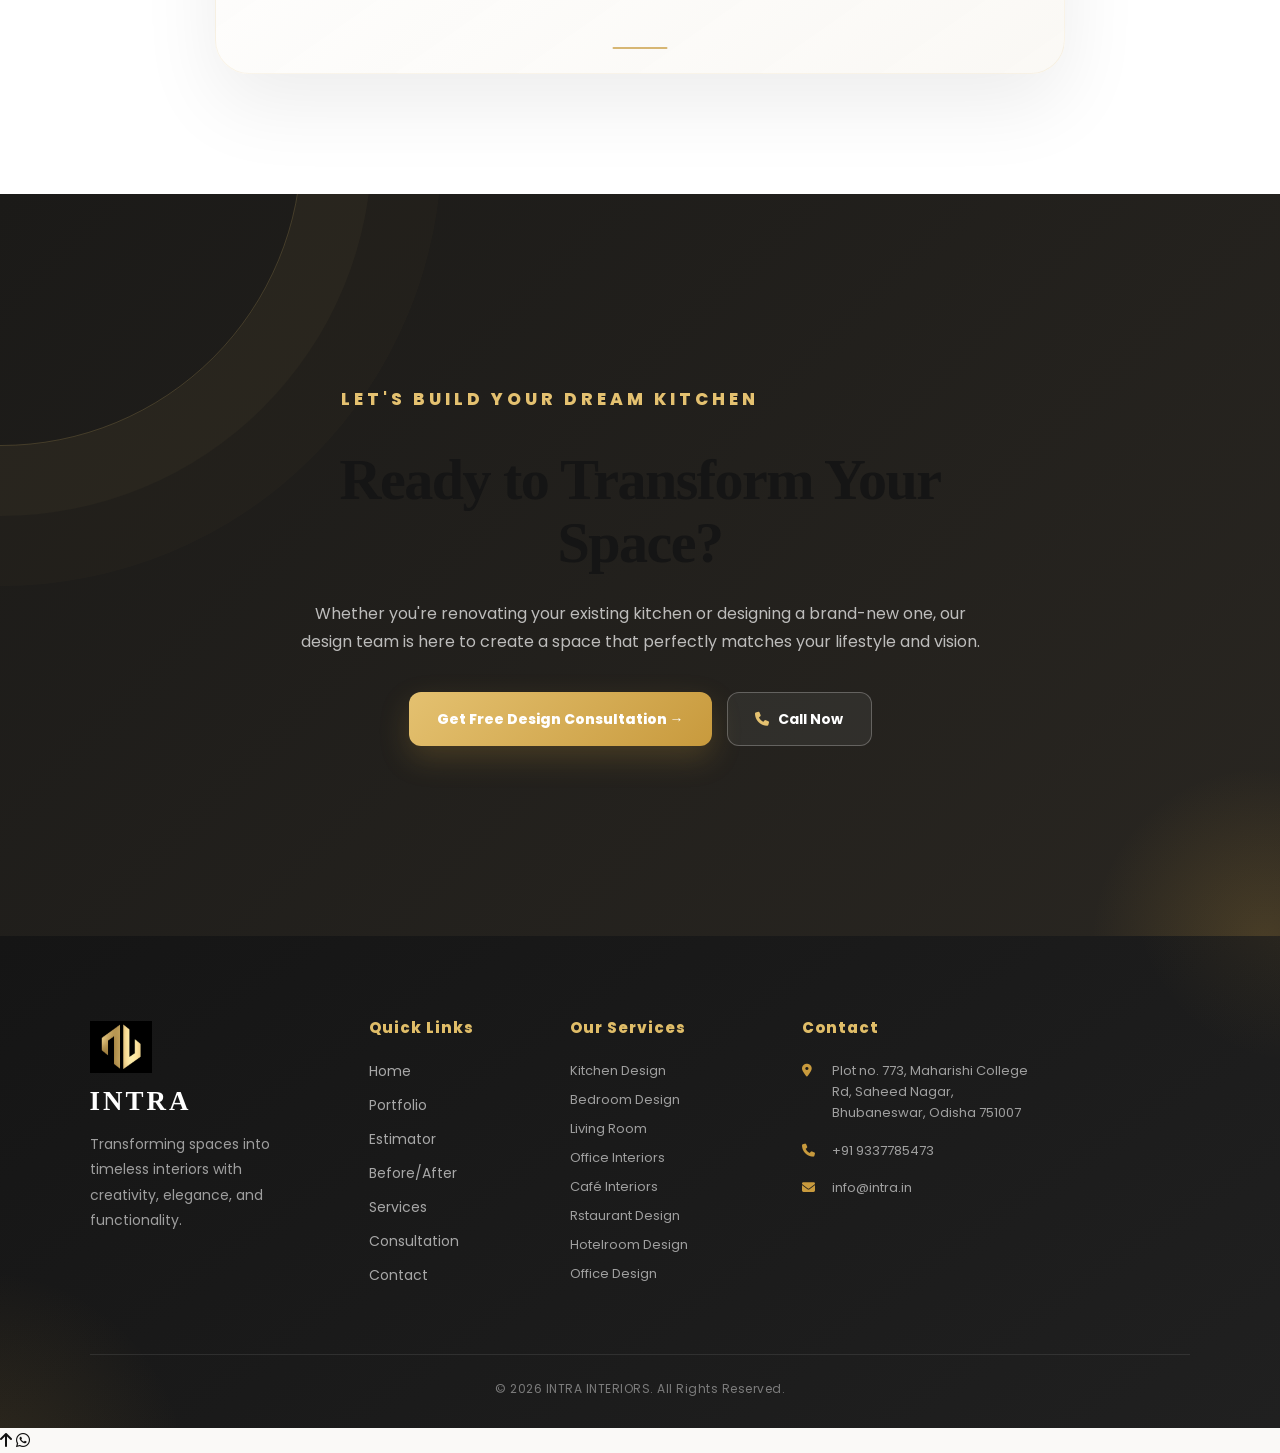
<file: kitchen.html>
<!DOCTYPE html>
<html lang="en">

<head>

    <meta charset="UTF-8">
    <meta name="viewport" content="width=device-width, initial-scale=1.0">

    <title>Luxury Modular Kitchens | INTRA</title>

    <link rel="stylesheet" href="style.css">
    <link rel="stylesheet" href="portfolio.css">
    <link rel="stylesheet" href="home.css">
    <link rel="stylesheet" href="responsive.css">
    <link rel="stylesheet" href="https://cdnjs.cloudflare.com/ajax/libs/font-awesome/6.7.2/css/all.min.css">

</head>

<body>
    <div id="loader">

        <div class="loader-content">

            <div class="loader-brand">

                <div class="loader-logo-wrap">
                    <img src="logo.png" alt="INTRA Logo">
                </div>

                <h1>INTRA</h1>

                <span class="loader-subtitle">
                    INTERIOR DESIGN STUDIO
                </span>

            </div>


            <div class="loader-progress">

                <div class="loader-progress-top">
                    <span>CRAFTING YOUR SPACE</span>
                    <span id="loaderPercent">0%</span>
                </div>

                <div class="loader-line">
                    <div id="loaderProgressBar"></div>
                </div>

            </div>


            <p class="loader-tagline">
                Designing Spaces, Creating Memories
            </p>

        </div>

    </div>
    <nav>

        <!-- Mobile overlay -->
        <div class="menu-overlay"></div>


        <!-- Logo -->
        <div class="logo">

            <a href="index.html">

                <img src="logo.png" alt="INTRA Logo">

                <span>INTRA</span>

            </a>

        </div>


        <!-- Navigation links -->
        <div class="nav-links">

            <a href="index.html" data-page="home">
                Home
            </a>

            <a href="index.html#portfolio" data-page="portfolio">
                Portfolio
            </a>

            <a href="index.html#estimator" data-page="estimator">
                Estimator
            </a>

            <a href="index.html#transformation" data-page="transformation">
                Before/After
            </a>

            <a href="index.html#all-services" data-page="services">
                Services
            </a>

            <a href="consultation.html" data-page="consultation">
                Consultation
            </a>

            <a href="index.html#contact" data-page="contact">
                Contact
            </a>

        </div>


        <!-- Mobile hamburger -->
        <button class="menu-toggle" type="button" aria-label="Open navigation menu" aria-expanded="false">

            <span></span>
            <span></span>
            <span></span>

        </button>

    </nav>

    <section class="project-hero">

        <div class="project-text">

            <p class="small-title">
                INTRA INTERIORS
            </p>

            <h1>
                Luxury Modular
                <span>Kitchens</span>
            </h1>

            <p class="project-description">

                Designed for families who believe
                their kitchen should be as beautiful
                as the memories created inside it.

                We create elegant, functional and
                customized kitchens tailored to
                your lifestyle.

            </p>

            <div class="hero-features">

                <span>
                    <i class="fa-solid fa-check"></i>
                    Premium Materials
                </span>

                <span>
                    <i class="fa-solid fa-check"></i>
                    Custom Storage
                </span>

                <span>
                    <i class="fa-solid fa-check"></i>
                    Modern Designs
                </span>

            </div>

            <a href="consultation.html" class="design-btn">

                Design My Kitchen →

            </a>

        </div>

        <div class="hero-image">

            <img src="kitchen/kitchen.jpeg" alt="Luxury Kitchen">

        </div>

    </section>
    <section class="gallery-section reveal">

        <div class="section-heading">

            <p class="small-title">OUR PORTFOLIO</p>

            <h2>Kitchen Design Gallery</h2>

            <p>
                Every kitchen is thoughtfully designed to combine
                beauty, functionality and timeless elegance.
            </p>

        </div>

        <div class="gallery">

            <div class="gallery-large">
                <img loading="lazy" class="gallery-img" src="kitchen/kitchen.jpeg" alt="Luxury Kitchen">
            </div>

            <div class="gallery-small">
                <img loading="lazy" class="gallery-img" src="kitchen/kitchen1.jpeg" alt="Modern Kitchen">
            </div>
            <div>
                <img loading="lazy" class="gallery-img" src="kitchen/kitchen2.jpeg" alt="Premium Kitchen">
            </div>
            <div>
                <img loading="lazy" class="gallery-img" src="kitchen/kitchen3.jpeg" alt="Premium Kitchen">
            </div>
            <div>
                <img loading="lazy" class="gallery-img" src="kitchen/kitchen4.jpeg" alt="Premium Kitchen">
            </div>
            <div>
                <img loading="lazy" class="gallery-img" src="kitchen/kitchen5.jpeg" alt="Premium Kitchen">
            </div>


        </div>

    </section>
    <section class="project-details reveal">

        <div class="section-heading">

            <p class="small-title">
                PROJECT DETAILS
            </p>

            <h2>Designed for Modern Living</h2>

            <p>
                Every kitchen is carefully planned to maximize
                functionality while maintaining a luxurious look.
            </p>

        </div>

        <div class="details-grid">

            <div class="detail-card">

                <i class="fa-solid fa-house"></i>

                <h3>Project Type</h3>

                <p>Luxury Modular Kitchen</p>

            </div>

            <div class="detail-card">

                <i class="fa-solid fa-palette"></i>

                <h3>Design Style</h3>

                <p>Modern Contemporary</p>

            </div>

            <div class="detail-card">

                <i class="fa-solid fa-layer-group"></i>

                <h3>Materials</h3>

                <p>Premium Marine Plywood & Acrylic Finish</p>

            </div>

            <div class="detail-card">

                <i class="fa-solid fa-lightbulb"></i>

                <h3>Lighting</h3>

                <p>Warm LED Ambient Lighting</p>

            </div>

            <div class="detail-card">

                <i class="fa-solid fa-box-open"></i>

                <h3>Storage</h3>

                <p>Custom Modular Storage Solutions</p>

            </div>

            <div class="detail-card">

                <i class="fa-solid fa-calendar-check"></i>

                <h3>Estimated Timeline</h3>

                <p>45–60 Working Days</p>

            </div>

        </div>

    </section>

    <section class="why-us reveal">

        <div class="section-heading">

            <p class="small-title">
                WHY INTRA INTERIORS
            </p>

            <h2>
                Why Homeowners Choose Us
            </h2>

            <p>
                Every space we design is built around your lifestyle,
                ensuring beauty, comfort and functionality in every detail.
            </p>

        </div>

        <div class="why-grid">

            <div class="why-card">

                <i class="fa-solid fa-user-group"></i>

                <h3>Personalized Designs</h3>

                <p>
                    Every project is customized to match your taste,
                    lifestyle and budget.
                </p>

            </div>

            <div class="why-card">

                <i class="fa-solid fa-cube"></i>

                <h3>Quality Materials</h3>

                <p>
                    Carefully selected materials designed to ensure
                    durability and long-lasting beauty.
                </p>

            </div>

            <div class="why-card">

                <i class="fa-solid fa-clock"></i>

                <h3>On-Time Delivery</h3>

                <p>
                    We value your time and strive to complete
                    every project as scheduled.
                </p>

            </div>

            <div class="why-card">

                <i class="fa-solid fa-comments"></i>

                <h3>Transparent Communication</h3>

                <p>
                    From concept to completion,
                    you'll always know what's happening.
                </p>

            </div>

        </div>

    </section>
    <section class="testimonial">

        <div class="section-heading">

            <p class="small-title">
                CLIENT EXPERIENCE
            </p>

            <h2>
                What Our Clients Say
            </h2>

        </div>

        <div class="testimonial-card">

            <div class="stars">

                <i class="fa-solid fa-star"></i>
                <i class="fa-solid fa-star"></i>
                <i class="fa-solid fa-star"></i>
                <i class="fa-solid fa-star"></i>
                <i class="fa-solid fa-star"></i>

            </div>

            <p class="testimonial-text">

                "The entire experience was smooth from planning to execution.
                The team understood exactly what we wanted and transformed
                our kitchen into a beautiful and functional space."

            </p>

            <div class="client">

                <div class="client-avatar">

                    R

                </div>

                <div>

                    <h4>Rahul Sharma</h4>

                    <span>Homeowner</span>

                </div>

            </div>

        </div>

    </section>
    <section class="project-cta reveal">

        <div class="cta-content">

            <p class="small-title">
                LET'S BUILD YOUR DREAM KITCHEN
            </p>

            <h2>
                Ready to Transform Your Space?
            </h2>

            <p>

                Whether you're renovating your existing kitchen
                or designing a brand-new one, our design team
                is here to create a space that perfectly matches
                your lifestyle and vision.

            </p>

            <div class="cta-buttons">

                <a href="consultation.html" class="design-btn">

                    Get Free Design Consultation →

                </a>

                <a href="tel:+919337785473" class="call-btn">

                    <i class="fa-solid fa-phone"></i>

                    Call Now

                </a>

            </div>

        </div>

    </section>
    <footer id="contact">

        <div class="footer-container">

            <div class="footer-about">

                <img src="logo.png" class="footer-logo">

                <h3>INTRA</h3>

                <p>
                    Transforming spaces into timeless interiors with
                    creativity, elegance, and functionality.
                </p>

            </div>

            <div class="footer-links">

                <h4>Quick Links</h4>


                <a href="index.html" data-page="home">
                    Home
                </a>

                <a href="index.html#portfolio" data-page="portfolio">
                    Portfolio
                </a>

                <a href="index.html#estimator" data-page="estimator">
                    Estimator
                </a>

                <a href="index.html#transformation" data-page="transformation">
                    Before/After
                </a>

                <a href="index.html#all-services" data-page="services">
                    Services
                </a>

                <a href="consultation.html" data-page="consultation">
                    Consultation
                </a>

                <a href="index.html#contact" data-page="contact">
                    Contact
                </a>


            </div>

            <div class="footer-services">

                <h4>Our Services</h4>

                <p>Kitchen Design</p>

                <p>Bedroom Design</p>

                <p>Living Room</p>

                <p>Office Interiors</p>

                <p>Café Interiors</p>

                <p>Rstaurant Design</p>

                <p>Hotelroom Design</p>

                <p>Office Design</p>

            </div>

            <div class="footer-contact">

                <h4>Contact</h4>

                <p><i class="fa-solid fa-location-dot"></i> Plot no. 773, Maharishi College Rd, Saheed Nagar,
                    Bhubaneswar, Odisha 751007</p>

                <p><i class="fa-solid fa-phone"></i> +91 9337785473</p>

                <p><i class="fa-solid fa-envelope"></i> info@intra.in</p>

            </div>

        </div>

        <hr>

        <div class="copyright">

            © 2026 INTRA INTERIORS.
            All Rights Reserved.

        </div>

    </footer>
    <div class="lightbox" id="lightbox">

        <span class="close">&times;</span>

        <img id="lightbox-img">

    </div>
    <script src="script.js"></script>
    <script src="https://unpkg.com/aos@2.3.4/dist/aos.js"></script>
    <a href="#" id="topBtn">

        <i class="fa-solid fa-arrow-up"></i>

    </a>
    <a href="https://wa.me/919337785473" class="whatsapp-float" target="_blank" aria-label="Chat on WhatsApp">

        <i class="fa-brands fa-whatsapp"></i>

    </a>
</body>

</html>
</file>
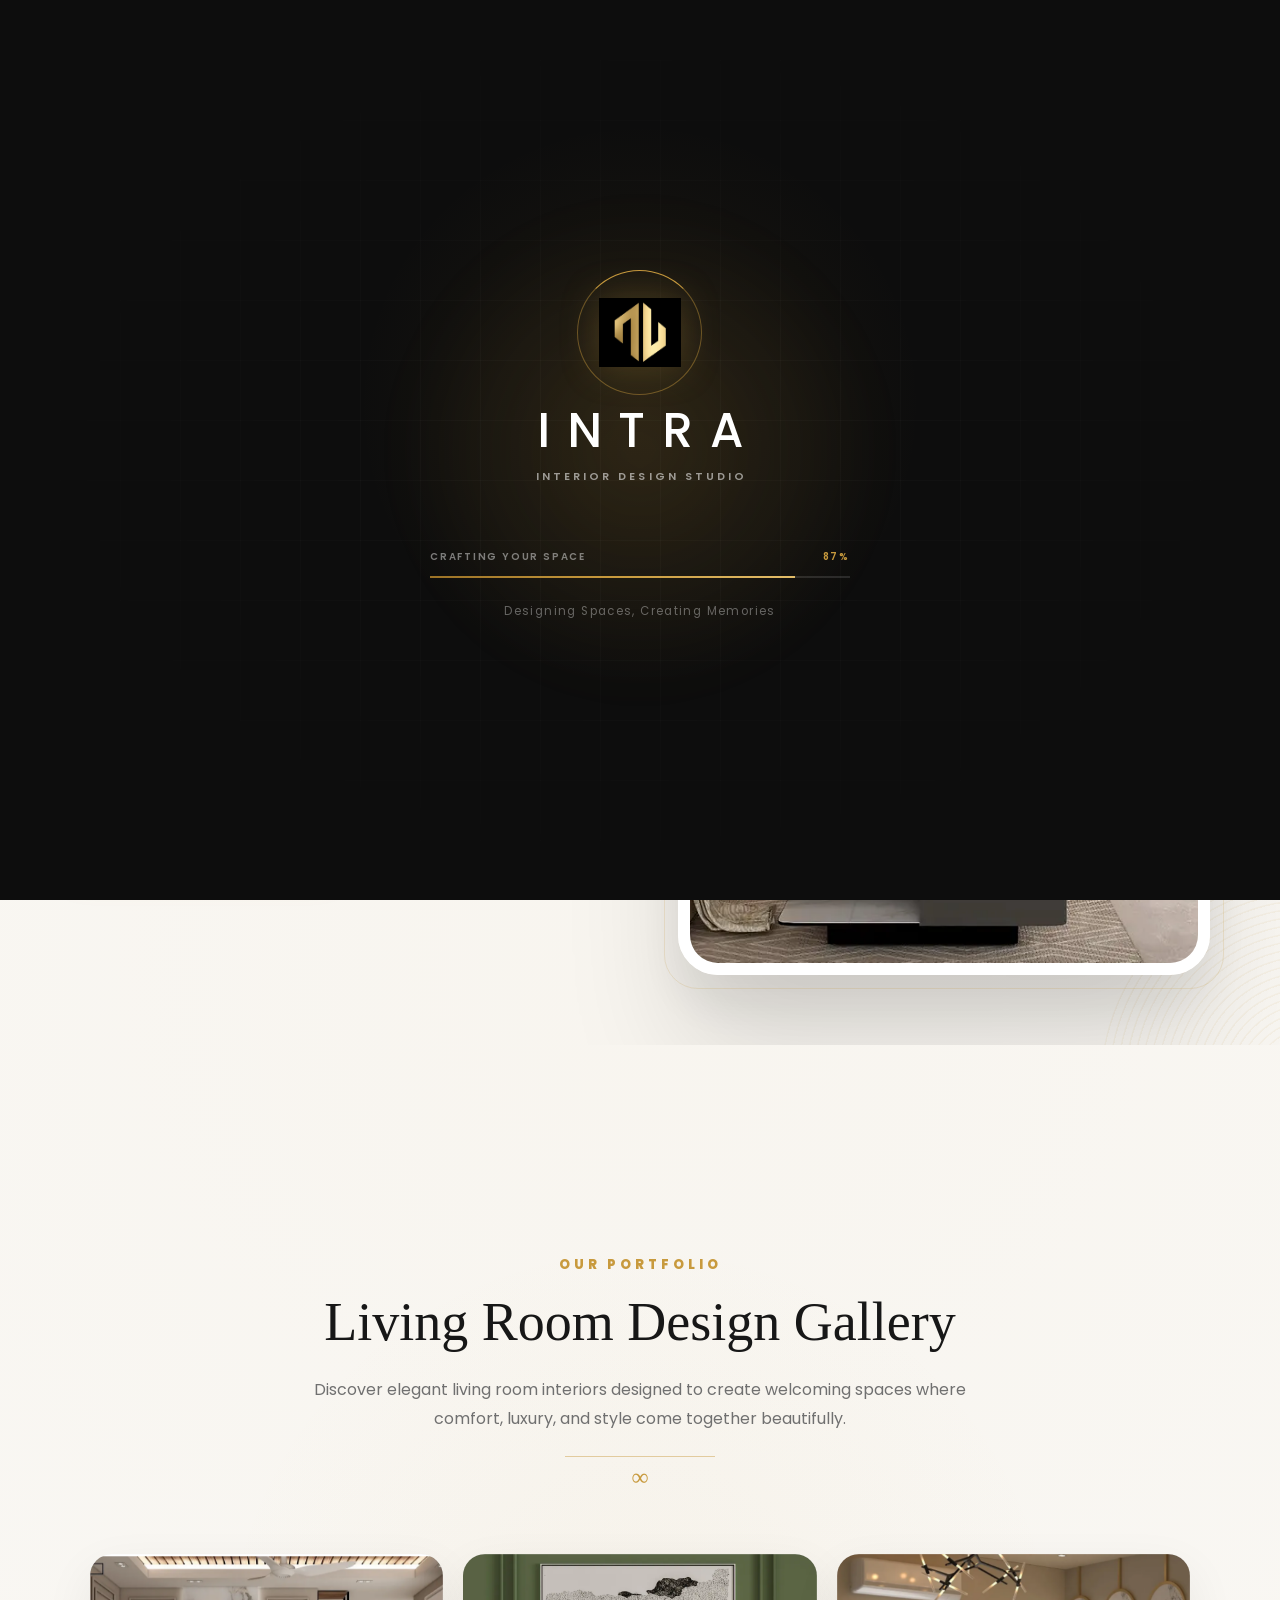
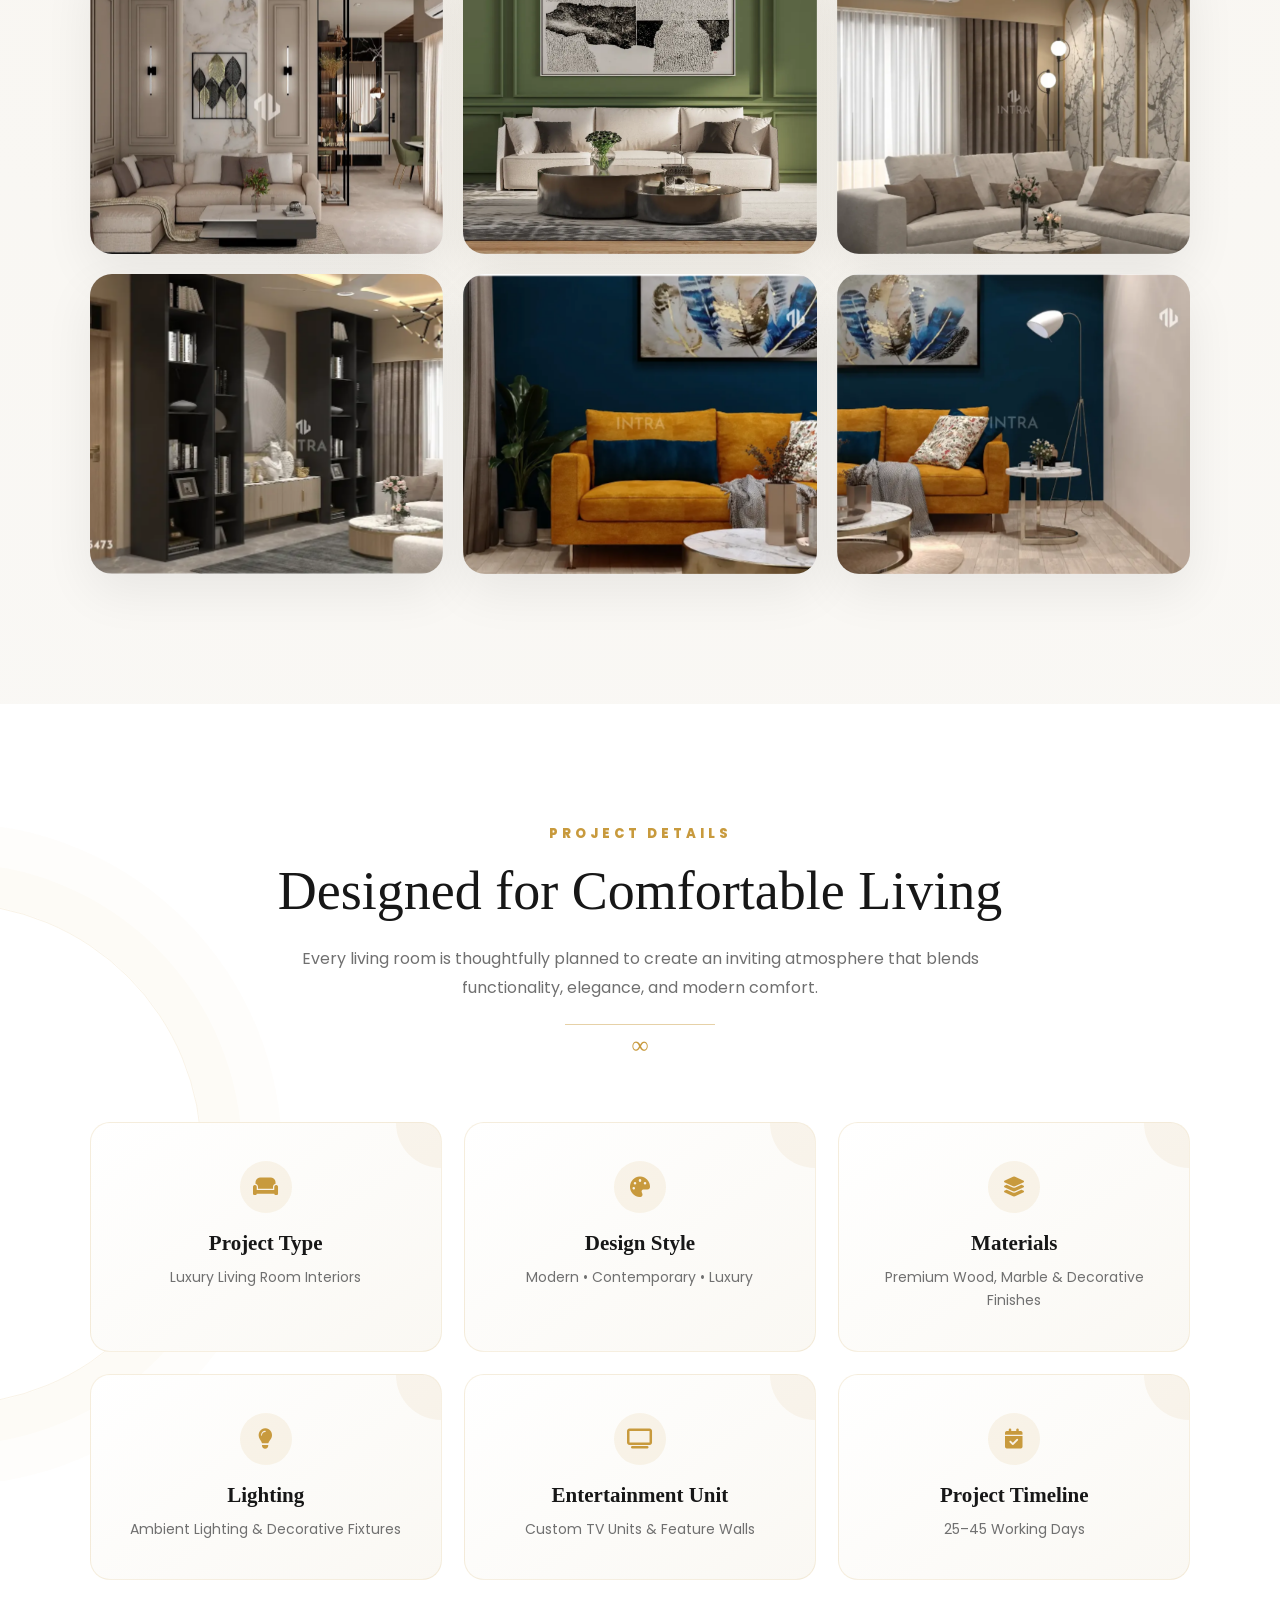
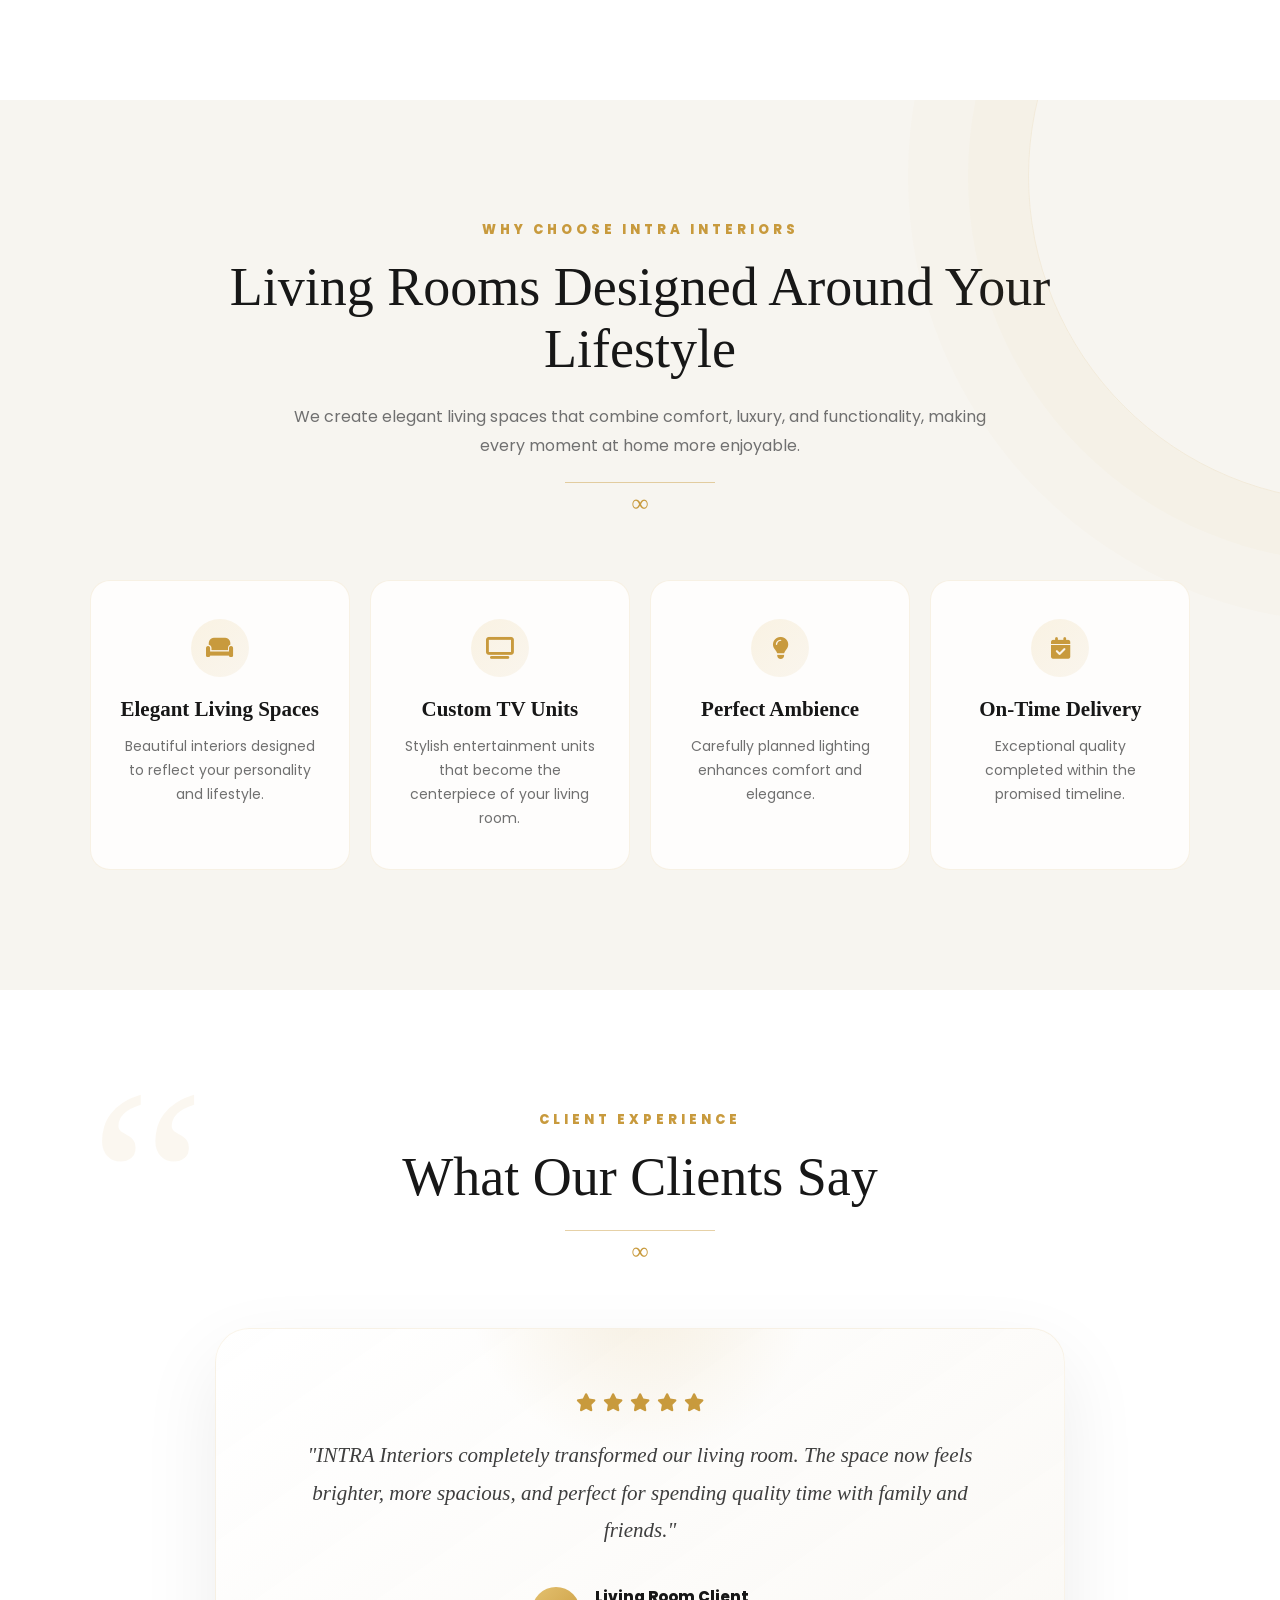
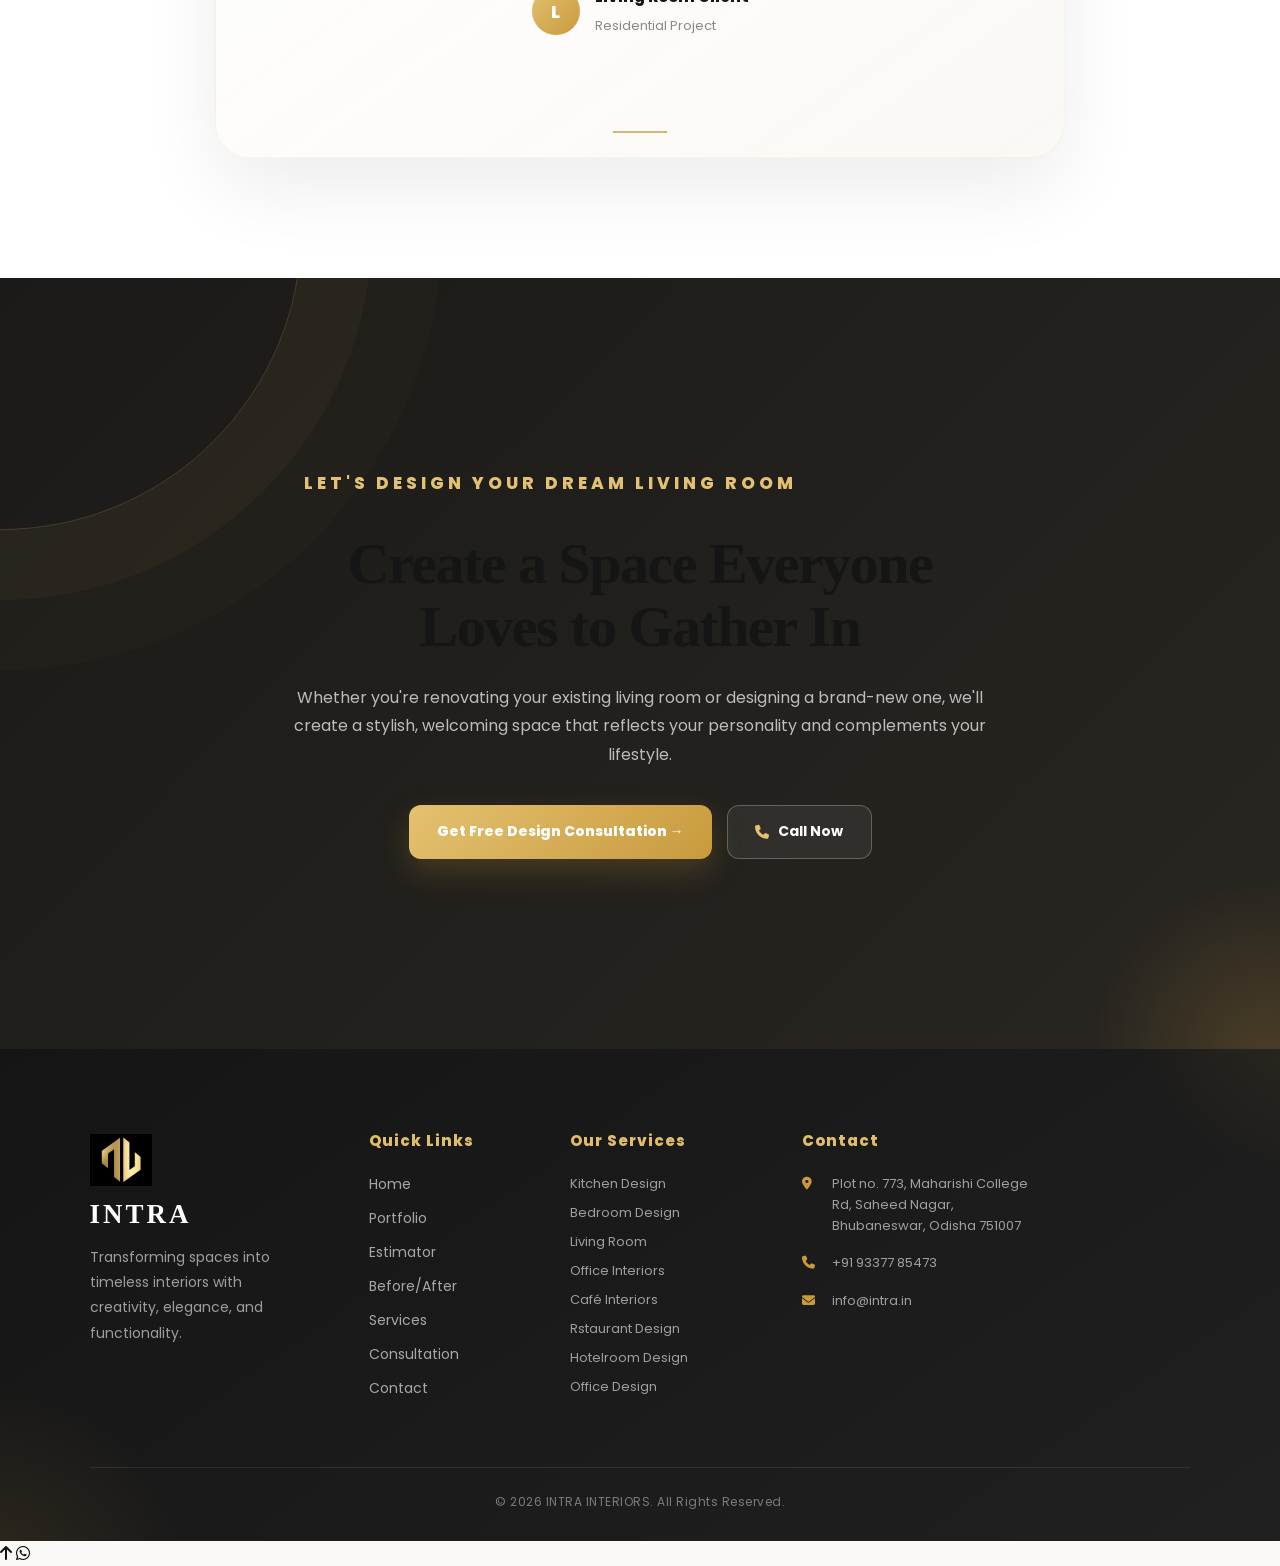
<file: living.html>
<!DOCTYPE html>
<html lang="en">

<head>

    <meta charset="UTF-8">
    <meta name="viewport" content="width=device-width, initial-scale=1.0">

    <title>Luxury Restaurant Designs | INTRA</title>

    <link rel="stylesheet" href="style.css">
    <link rel="stylesheet" href="portfolio.css">
    <link rel="stylesheet" href="home.css">
    <link rel="stylesheet" href="responsive.css">
    <link rel="stylesheet" href="https://cdnjs.cloudflare.com/ajax/libs/font-awesome/6.7.2/css/all.min.css">

</head>

<body>
    <div id="loader">

        <div class="loader-content">

            <div class="loader-brand">

                <div class="loader-logo-wrap">
                    <img src="logo.png" alt="INTRA Logo">
                </div>

                <h1>INTRA</h1>

                <span class="loader-subtitle">
                    INTERIOR DESIGN STUDIO
                </span>

            </div>


            <div class="loader-progress">

                <div class="loader-progress-top">
                    <span>CRAFTING YOUR SPACE</span>
                    <span id="loaderPercent">0%</span>
                </div>

                <div class="loader-line">
                    <div id="loaderProgressBar"></div>
                </div>

            </div>


            <p class="loader-tagline">
                Designing Spaces, Creating Memories
            </p>

        </div>

    </div>

    <nav>

        <!-- Mobile overlay -->
        <div class="menu-overlay"></div>


        <!-- Logo -->
        <div class="logo">

            <a href="index.html">

                <img src="logo.png" alt="INTRA Logo">

                <span>INTRA</span>

            </a>

        </div>


        <!-- Navigation links -->
        <div class="nav-links">

            <a href="index.html" data-page="home">
                Home
            </a>

            <a href="index.html#portfolio" data-page="portfolio">
                Portfolio
            </a>

            <a href="index.html#estimator" data-page="estimator">
                Estimator
            </a>

            <a href="index.html#transformation" data-page="transformation">
                Before/After
            </a>

            <a href="index.html#all-services" data-page="services">
                Services
            </a>

            <a href="consultation.html" data-page="consultation">
                Consultation
            </a>

            <a href="index.html#contact" data-page="contact">
                Contact
            </a>

        </div>


        <!-- Mobile hamburger -->
        <button class="menu-toggle" type="button" aria-label="Open navigation menu" aria-expanded="false">

            <span></span>
            <span></span>
            <span></span>

        </button>

    </nav>
    <section class="project-hero">

        <div class="project-text">

            <p class="small-title">
                INTRA INTERIORS
            </p>

            <h1>
                Luxury
                <span>Living Room Interiors</span>
            </h1>

            <p class="project-description">

                Your living room is where life happens—family gatherings,
                celebrations, and moments of relaxation. We create elegant,
                spacious, and functional living rooms that combine timeless
                design with everyday comfort.

            </p>

            <div class="hero-features">

                <span>
                    <i class="fa-solid fa-check"></i>
                    Modern Layouts
                </span>

                <span>
                    <i class="fa-solid fa-check"></i>
                    Premium Furniture
                </span>

                <span>
                    <i class="fa-solid fa-check"></i>
                    Elegant Lighting
                </span>

            </div>

            <a href="consultation.html" class="design-btn">

                Design Your Living Room →

            </a>

        </div>

        <div class="hero-image">

            <img src="living/living1.jpeg" alt="Luxury Living Room Interior">

        </div>

    </section>
    <section class="gallery-section reveal">

        <div class="section-heading">

            <p class="small-title">
                OUR PORTFOLIO
            </p>

            <h2>
                Living Room Design Gallery
            </h2>

            <p>

                Discover elegant living room interiors designed to
                create welcoming spaces where comfort, luxury, and
                style come together beautifully.

            </p>

        </div>

        <div class="gallery">

            <div class="gallery-large">
                <img loading="lazy" class="gallery-img" src="living/living1.jpeg" alt="Luxury Living Room">
            </div>

            <div class="gallery-large">
                <img loading="lazy" class="gallery-img" src="living/living2.jpeg" alt="Modern Living Room">
            </div>

            <div class="gallery-large">
                <img loading="lazy" class="gallery-img" src="living/living3.jpeg" alt="Elegant Living Room">
            </div>

            <div class="gallery-large">
                <img loading="lazy" class="gallery-img" src="living/living4.jpeg" alt="Luxury Interior">
            </div>

            <div class="gallery-large">
                <img loading="lazy" class="gallery-img" src="living/living5.jpeg" alt="Premium Living Space">
            </div>

            <div class="gallery-large">
                <img loading="lazy" class="gallery-img" src="living/living6.jpeg" alt="Modern Living Interior">
            </div>

        </div>

    </section>
    <section class="project-details reveal">

        <div class="section-heading">

            <p class="small-title">
                PROJECT DETAILS
            </p>

            <h2>
                Designed for Comfortable Living
            </h2>

            <p>

                Every living room is thoughtfully planned to create
                an inviting atmosphere that blends functionality,
                elegance, and modern comfort.

            </p>

        </div>

        <div class="details-grid">

            <div class="detail-card">

                <i class="fa-solid fa-couch"></i>

                <h3>Project Type</h3>

                <p>Luxury Living Room Interiors</p>

            </div>

            <div class="detail-card">

                <i class="fa-solid fa-palette"></i>

                <h3>Design Style</h3>

                <p>Modern • Contemporary • Luxury</p>

            </div>

            <div class="detail-card">

                <i class="fa-solid fa-layer-group"></i>

                <h3>Materials</h3>

                <p>Premium Wood, Marble & Decorative Finishes</p>

            </div>

            <div class="detail-card">

                <i class="fa-solid fa-lightbulb"></i>

                <h3>Lighting</h3>

                <p>Ambient Lighting & Decorative Fixtures</p>

            </div>

            <div class="detail-card">

                <i class="fa-solid fa-tv"></i>

                <h3>Entertainment Unit</h3>

                <p>Custom TV Units & Feature Walls</p>

            </div>

            <div class="detail-card">

                <i class="fa-solid fa-calendar-check"></i>

                <h3>Project Timeline</h3>

                <p>25–45 Working Days</p>

            </div>

        </div>

    </section>
    <section class="why-us reveal">

        <div class="section-heading">

            <p class="small-title">
                WHY CHOOSE INTRA INTERIORS
            </p>

            <h2>
                Living Rooms Designed Around Your Lifestyle
            </h2>

            <p>

                We create elegant living spaces that combine
                comfort, luxury, and functionality, making every
                moment at home more enjoyable.

            </p>

        </div>

        <div class="why-grid">

            <div class="why-card">

                <i class="fa-solid fa-couch"></i>

                <h3>Elegant Living Spaces</h3>

                <p>
                    Beautiful interiors designed to reflect
                    your personality and lifestyle.
                </p>

            </div>

            <div class="why-card">

                <i class="fa-solid fa-tv"></i>

                <h3>Custom TV Units</h3>

                <p>
                    Stylish entertainment units that become
                    the centerpiece of your living room.
                </p>

            </div>

            <div class="why-card">

                <i class="fa-solid fa-lightbulb"></i>

                <h3>Perfect Ambience</h3>

                <p>
                    Carefully planned lighting enhances
                    comfort and elegance.
                </p>

            </div>

            <div class="why-card">

                <i class="fa-solid fa-calendar-check"></i>

                <h3>On-Time Delivery</h3>

                <p>
                    Exceptional quality completed within
                    the promised timeline.
                </p>

            </div>

        </div>

    </section>
    <section class="testimonial reveal">

        <div class="section-heading">

            <p class="small-title">
                CLIENT EXPERIENCE
            </p>

            <h2>
                What Our Clients Say
            </h2>

        </div>

        <div class="testimonial-card">

            <div class="stars">

                <i class="fa-solid fa-star"></i>
                <i class="fa-solid fa-star"></i>
                <i class="fa-solid fa-star"></i>
                <i class="fa-solid fa-star"></i>
                <i class="fa-solid fa-star"></i>

            </div>

            <p class="testimonial-text">

                "INTRA Interiors completely transformed our living room.
                The space now feels brighter, more spacious, and perfect
                for spending quality time with family and friends."

            </p>

            <div class="client">

                <div class="client-avatar">

                    L

                </div>

                <div>

                    <h4>Living Room Client</h4>

                    <span>Residential Project</span>

                </div>

            </div>

        </div>

    </section>
    <section class="project-cta reveal">

        <div class="cta-content">

            <p class="small-title">
                LET'S DESIGN YOUR DREAM LIVING ROOM
            </p>

            <h2>
                Create a Space Everyone Loves to Gather In
            </h2>

            <p>

                Whether you're renovating your existing living room
                or designing a brand-new one, we'll create a stylish,
                welcoming space that reflects your personality and
                complements your lifestyle.

            </p>

            <div class="cta-buttons">

                <a href="consultation.html" class="design-btn">

                    Get Free Design Consultation →

                </a>

                <a href="tel:+919337785473" class="call-btn">

                    <i class="fa-solid fa-phone"></i>

                    Call Now

                </a>

            </div>

        </div>

    </section>
    <footer id="contact">

        <div class="footer-container">

            <div class="footer-about">

                <img src="logo.png" class="footer-logo">

                <h3>INTRA</h3>

                <p>
                    Transforming spaces into timeless interiors with
                    creativity, elegance, and functionality.
                </p>

            </div>

            <div class="footer-links">

                <h4>Quick Links</h4>


                <a href="index.html" data-page="home">
                    Home
                </a>

                <a href="index.html#portfolio" data-page="portfolio">
                    Portfolio
                </a>

                <a href="index.html#estimator" data-page="estimator">
                    Estimator
                </a>

                <a href="index.html#transformation" data-page="transformation">
                    Before/After
                </a>

                <a href="index.html#all-services" data-page="services">
                    Services
                </a>

                <a href="consultation.html" data-page="consultation">
                    Consultation
                </a>

                <a href="index.html#contact" data-page="contact">
                    Contact
                </a>


            </div>

            <div class="footer-services">

                <h4>Our Services</h4>

                <p>Kitchen Design</p>

                <p>Bedroom Design</p>

                <p>Living Room</p>

                <p>Office Interiors</p>

                <p>Café Interiors</p>

                <p>Rstaurant Design</p>

                <p>Hotelroom Design</p>

                <p>Office Design</p>

            </div>

            <div class="footer-contact">

                <h4>Contact</h4>

                <p><i class="fa-solid fa-location-dot"></i> Plot no. 773, Maharishi College Rd, Saheed Nagar,
                    Bhubaneswar, Odisha 751007</p>

                <p><i class="fa-solid fa-phone"></i> +91 93377 85473</p>

                <p><i class="fa-solid fa-envelope"></i> info@intra.in</p>

            </div>

        </div>

        <hr>

        <div class="copyright">

            © 2026 INTRA INTERIORS.
            All Rights Reserved.

        </div>

    </footer>
    <div class="lightbox" id="lightbox">

        <span class="close">&times;</span>

        <img id="lightbox-img">

    </div>
    <script src="script.js"></script>
    <script src="https://unpkg.com/aos@2.3.4/dist/aos.js"></script>
    <a href="#" id="topBtn">

        <i class="fa-solid fa-arrow-up"></i>

    </a>
    <a href="https://wa.me/919337785473" class="whatsapp-float" target="_blank" aria-label="Chat on WhatsApp">

        <i class="fa-brands fa-whatsapp"></i>

    </a>
</body>

</html>
</file>
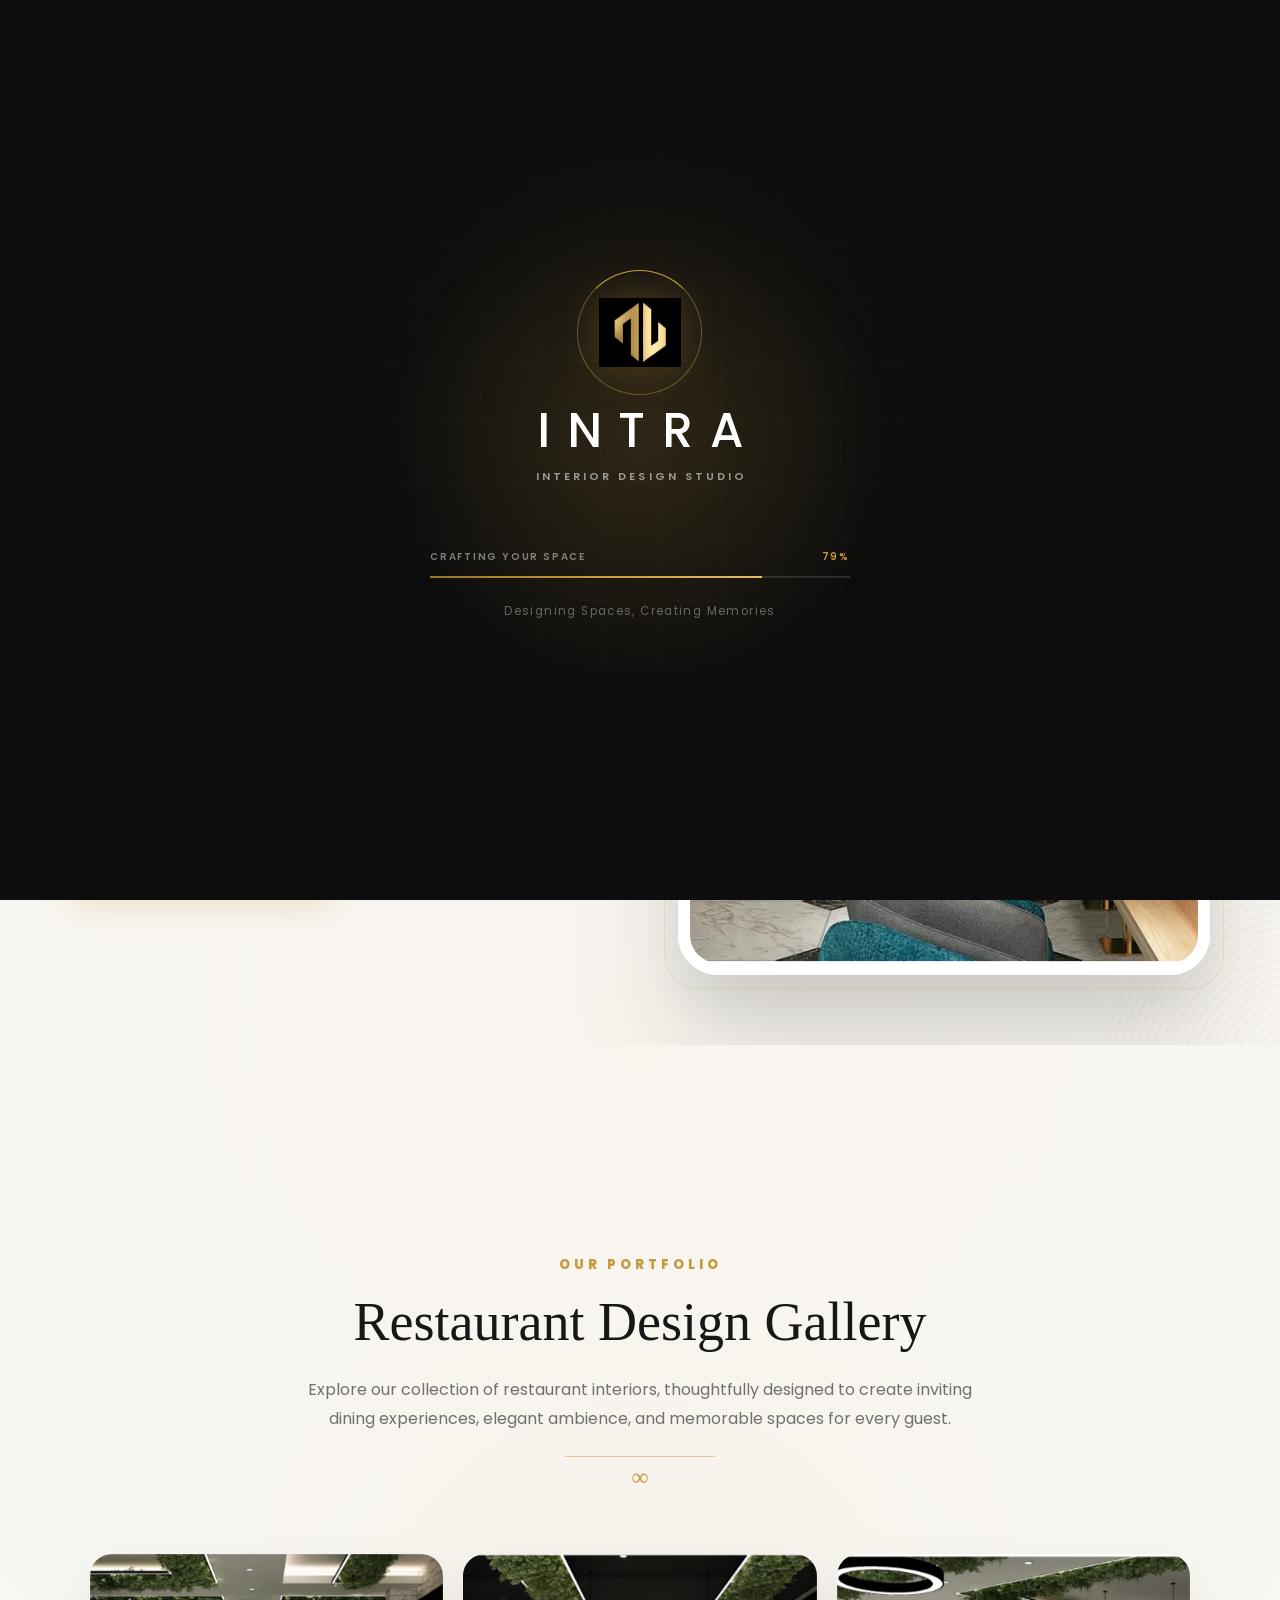
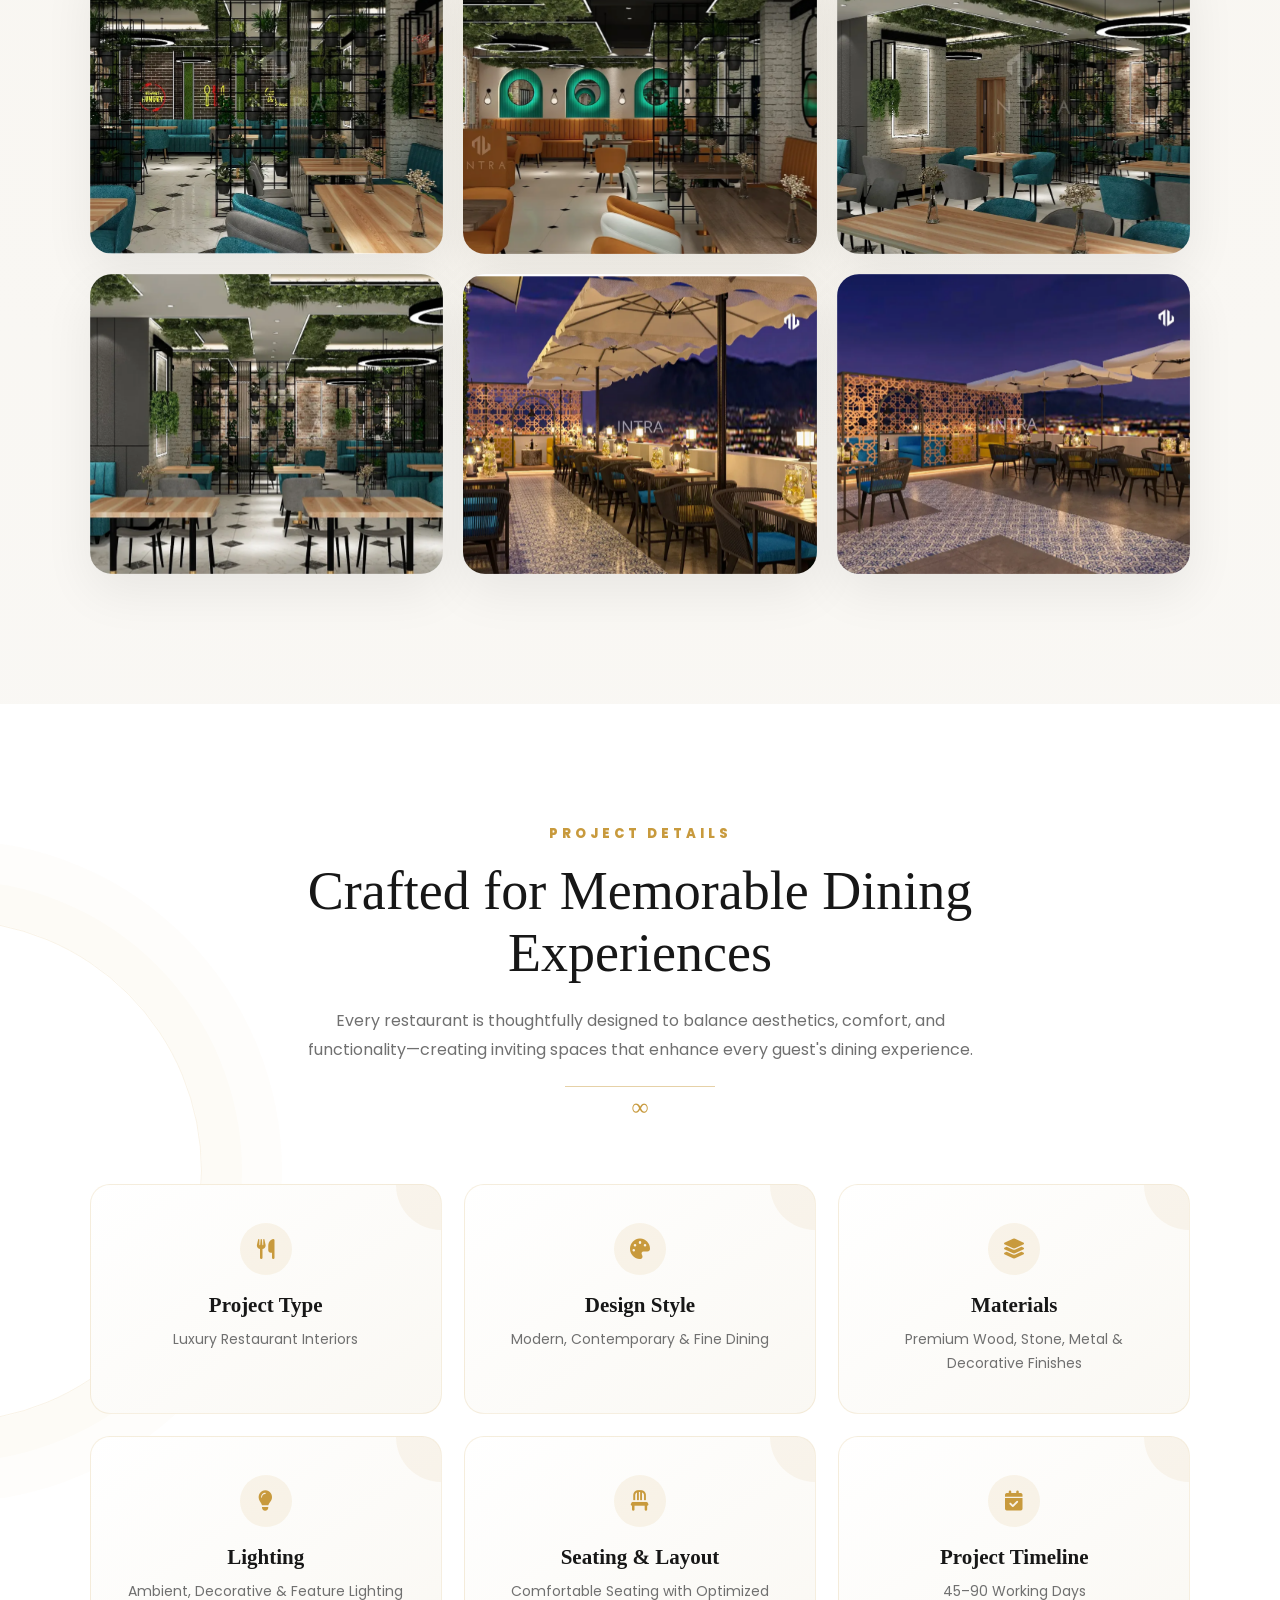
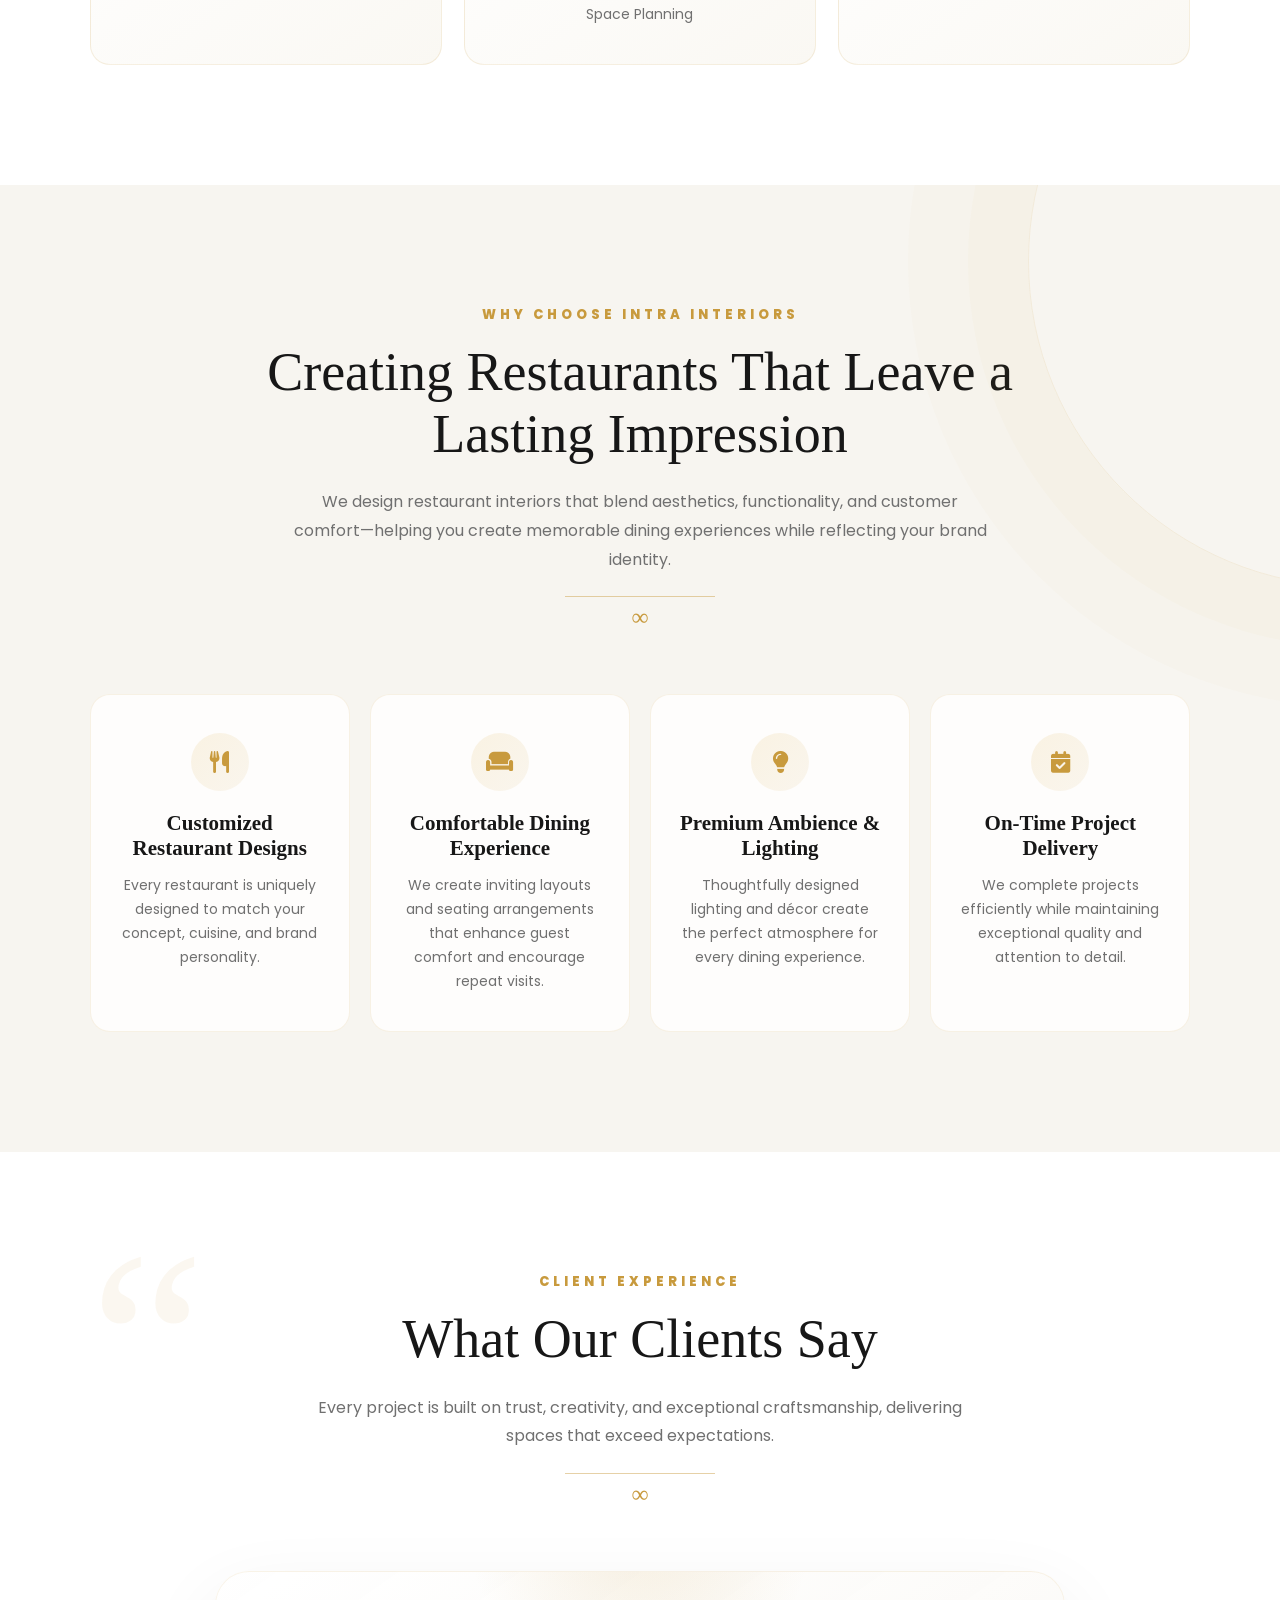
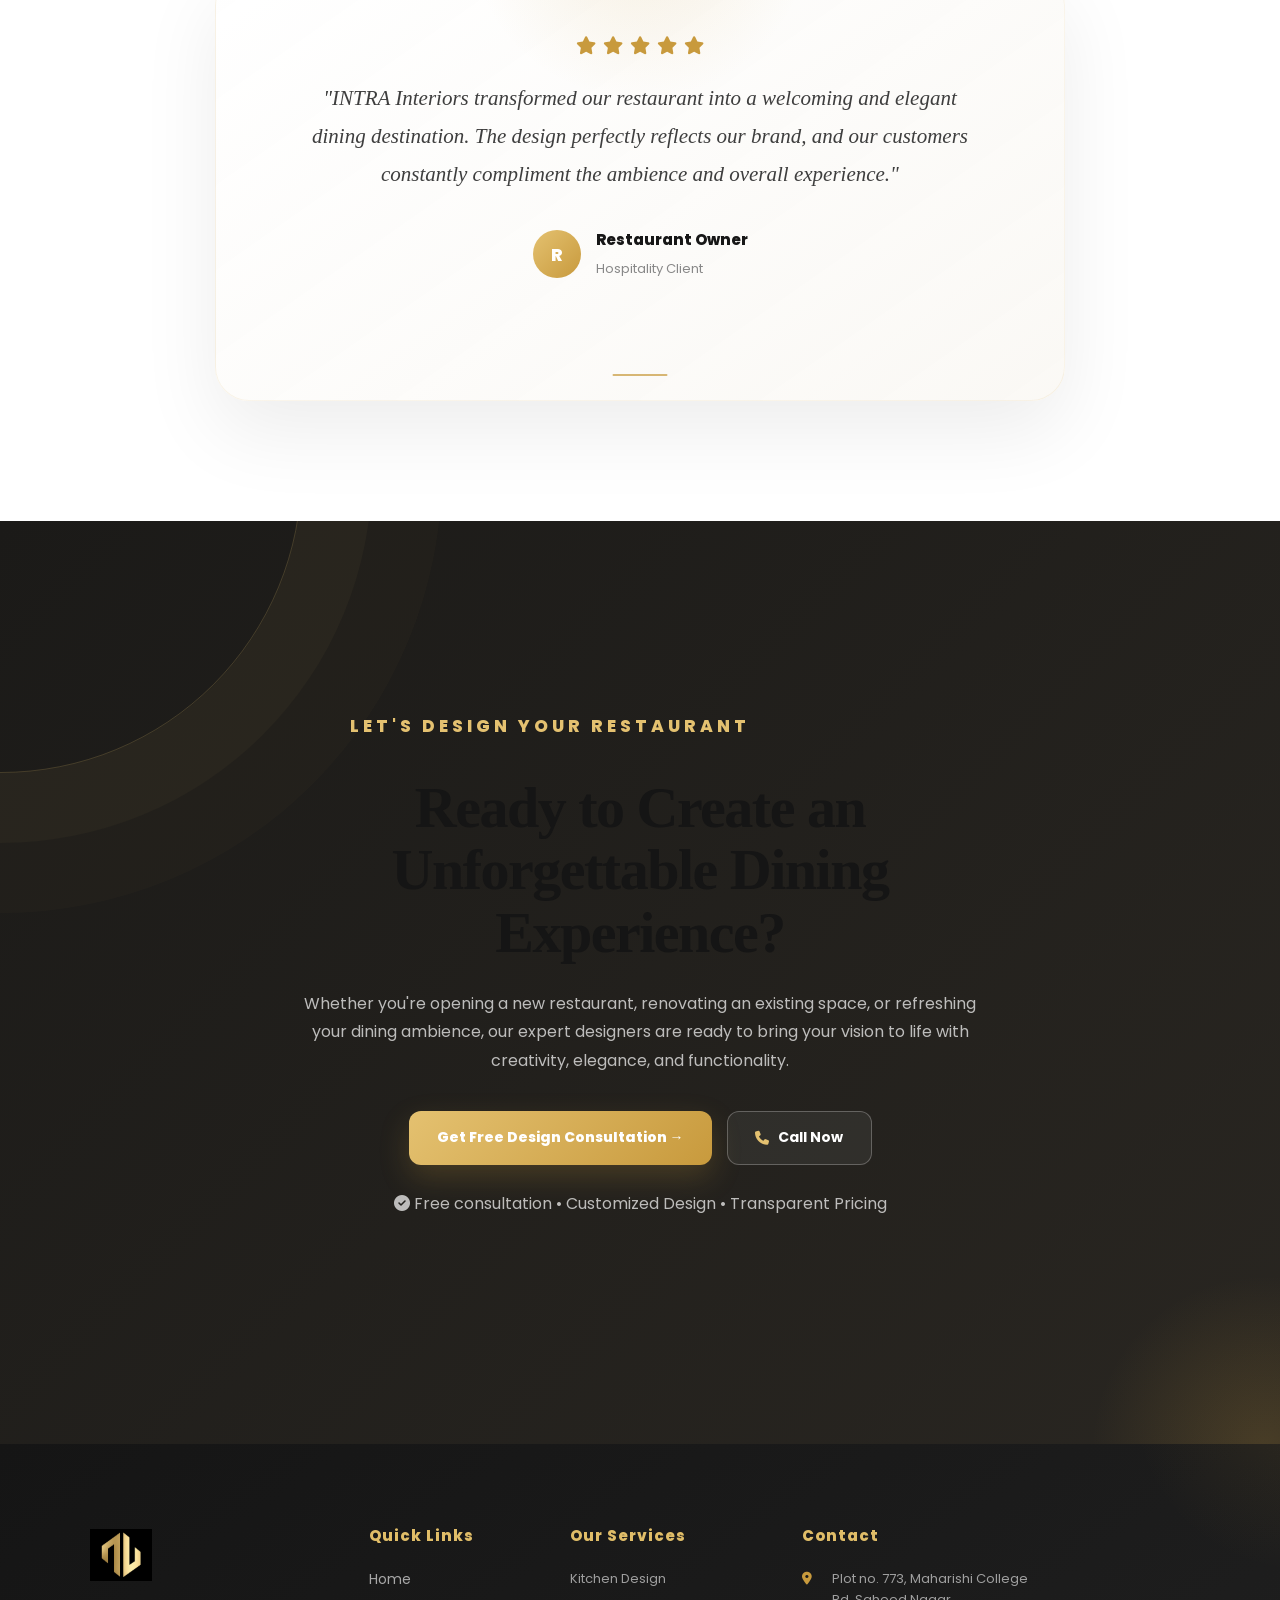
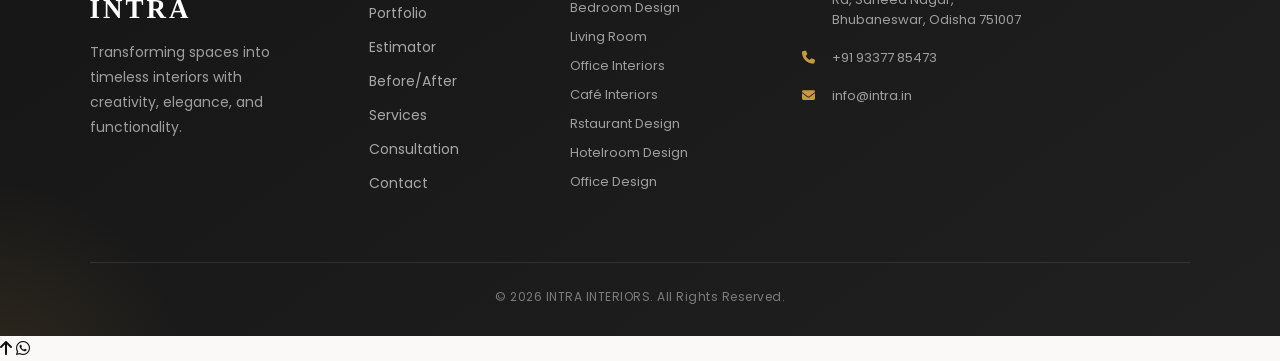
<file: restaurant.html>
<!DOCTYPE html>
<html lang="en">

<head>

    <meta charset="UTF-8">
    <meta name="viewport" content="width=device-width, initial-scale=1.0">

    <title>Luxury Restaurant Designs | INTRA</title>

    <link rel="stylesheet" href="style.css">
    <link rel="stylesheet" href="portfolio.css">
    <link rel="stylesheet" href="home.css">
    <link rel="stylesheet" href="responsive.css">
    <link rel="stylesheet" href="https://cdnjs.cloudflare.com/ajax/libs/font-awesome/6.7.2/css/all.min.css">

</head>

<body>
    <div id="loader">

        <div class="loader-content">

            <div class="loader-brand">

                <div class="loader-logo-wrap">
                    <img src="logo.png" alt="INTRA Logo">
                </div>

                <h1>INTRA</h1>

                <span class="loader-subtitle">
                    INTERIOR DESIGN STUDIO
                </span>

            </div>


            <div class="loader-progress">

                <div class="loader-progress-top">
                    <span>CRAFTING YOUR SPACE</span>
                    <span id="loaderPercent">0%</span>
                </div>

                <div class="loader-line">
                    <div id="loaderProgressBar"></div>
                </div>

            </div>


            <p class="loader-tagline">
                Designing Spaces, Creating Memories
            </p>

        </div>

    </div>
    <nav>

        <!-- Mobile overlay -->
        <div class="menu-overlay"></div>


        <!-- Logo -->
        <div class="logo">

            <a href="index.html">

                <img src="logo.png" alt="INTRA Logo">

                <span>INTRA</span>

            </a>

        </div>


        <!-- Navigation links -->
        <div class="nav-links">

            <a href="index.html" data-page="home">
                Home
            </a>

            <a href="index.html#portfolio" data-page="portfolio">
                Portfolio
            </a>

            <a href="index.html#estimator" data-page="estimator">
                Estimator
            </a>

            <a href="index.html#transformation" data-page="transformation">
                Before/After
            </a>

            <a href="index.html#all-services" data-page="services">
                Services
            </a>

            <a href="consultation.html" data-page="consultation">
                Consultation
            </a>

            <a href="index.html#contact" data-page="contact">
                Contact
            </a>

        </div>


        <!-- Mobile hamburger -->
        <button class="menu-toggle" type="button" aria-label="Open navigation menu" aria-expanded="false">

            <span></span>
            <span></span>
            <span></span>

        </button>

    </nav>
    <section class="project-hero">

        <div class="project-text">

            <p class="small-title">
                INTRA INTERIORS
            </p>

            <h1>
                Luxury Restaurant
                <span>& Fine Dining Interior</span>
            </h1>

            <p class="project-description">

                We design restaurants that create memorable dining
                experiences through elegant interiors, intelligent layouts,
                and a warm ambience. From cozy cafés to fine dining spaces,
                every project is crafted to reflect your brand and delight
                every guest.

            </p>

            <div class="hero-features">

                <span>
                    <i class="fa-solid fa-check"></i>
                    Premium Interior Finishes
                </span>

                <span>
                    <i class="fa-solid fa-check"></i>
                    Smart Seating Layouts
                </span>

                <span>
                    <i class="fa-solid fa-check"></i>
                    Ambient Lighting Design
                </span>

            </div>

            <a href="consultation.html" class="design-btn">
                Design Your Restaurant →
            </a>

        </div>

        <div class="hero-image">

            <img src="restaurant/restaurant1.jpeg" alt="Luxury Restaurant Interior">

        </div>

    </section>

    <section class="gallery-section reveal">

        <div class="section-heading">

            <p class="small-title">
                OUR PORTFOLIO
            </p>

            <h2>
                Restaurant Design Gallery
            </h2>

            <p>
                Explore our collection of restaurant interiors, thoughtfully
                designed to create inviting dining experiences, elegant
                ambience, and memorable spaces for every guest.
            </p>

        </div>

        <div class="gallery">

            <div class="gallery-large">
                <img loading="lazy" class="gallery-img" src="restaurant/restaurant1.jpeg"
                    alt="Modern Restaurant Interior">
            </div>

            <div class="gallery-large">
                <img loading="lazy" class="gallery-img" src="restaurant/resturant2.jpeg" alt="Luxury Restaurant Design">
            </div>

            <div class="gallery-large">
                <img loading="lazy" class="gallery-img" src="restaurant/resturant3.jpeg" alt="Fine Dining Interior">
            </div>

            <div class="gallery-large">
                <img loading="lazy" class="gallery-img" src="restaurant/resturant4.jpeg" alt="Elegant Dining Space">
            </div>

            <div class="gallery-large">
                <img loading="lazy" class="gallery-img" src="restaurant/resturant6.jpeg" alt="Restaurant Seating Area">
            </div>

            <div class="gallery-large">
                <img loading="lazy" class="gallery-img" src="restaurant/resturant7.jpeg"
                    alt="Contemporary Restaurant Interior">
            </div>

        </div>

    </section>

    <section class="project-details reveal">

        <div class="section-heading">

            <p class="small-title">
                PROJECT DETAILS
            </p>

            <h2>
                Crafted for Memorable Dining Experiences
            </h2>

            <p>
                Every restaurant is thoughtfully designed to balance aesthetics,
                comfort, and functionality—creating inviting spaces that enhance
                every guest's dining experience.
            </p>

        </div>

        <div class="details-grid">

            <div class="detail-card">

                <i class="fa-solid fa-utensils"></i>

                <h3>Project Type</h3>

                <p>Luxury Restaurant Interiors</p>

            </div>

            <div class="detail-card">

                <i class="fa-solid fa-palette"></i>

                <h3>Design Style</h3>

                <p>Modern, Contemporary & Fine Dining</p>

            </div>

            <div class="detail-card">

                <i class="fa-solid fa-layer-group"></i>

                <h3>Materials</h3>

                <p>Premium Wood, Stone, Metal & Decorative Finishes</p>

            </div>

            <div class="detail-card">

                <i class="fa-solid fa-lightbulb"></i>

                <h3>Lighting</h3>

                <p>Ambient, Decorative & Feature Lighting</p>

            </div>

            <div class="detail-card">

                <i class="fa-solid fa-chair"></i>

                <h3>Seating & Layout</h3>

                <p>Comfortable Seating with Optimized Space Planning</p>

            </div>

            <div class="detail-card">

                <i class="fa-solid fa-calendar-check"></i>

                <h3>Project Timeline</h3>

                <p>45–90 Working Days</p>

            </div>

        </div>

    </section>

    <section class="why-us reveal">

        <div class="section-heading">

            <p class="small-title">
                WHY CHOOSE INTRA INTERIORS
            </p>

            <h2>
                Creating Restaurants That Leave a Lasting Impression
            </h2>

            <p>
                We design restaurant interiors that blend aesthetics,
                functionality, and customer comfort—helping you create
                memorable dining experiences while reflecting your brand identity.
            </p>

        </div>

        <div class="why-grid">

            <div class="why-card">

                <i class="fa-solid fa-utensils"></i>

                <h3>Customized Restaurant Designs</h3>

                <p>
                    Every restaurant is uniquely designed to match your
                    concept, cuisine, and brand personality.
                </p>

            </div>

            <div class="why-card">

                <i class="fa-solid fa-couch"></i>

                <h3>Comfortable Dining Experience</h3>

                <p>
                    We create inviting layouts and seating arrangements
                    that enhance guest comfort and encourage repeat visits.
                </p>

            </div>

            <div class="why-card">

                <i class="fa-solid fa-lightbulb"></i>

                <h3>Premium Ambience & Lighting</h3>

                <p>
                    Thoughtfully designed lighting and décor create the
                    perfect atmosphere for every dining experience.
                </p>

            </div>

            <div class="why-card">

                <i class="fa-solid fa-calendar-check"></i>

                <h3>On-Time Project Delivery</h3>

                <p>
                    We complete projects efficiently while maintaining
                    exceptional quality and attention to detail.
                </p>

            </div>

        </div>

    </section>

    <section class="testimonial reveal">

        <div class="section-heading">

            <p class="small-title">
                CLIENT EXPERIENCE
            </p>

            <h2>
                What Our Clients Say
            </h2>

            <p>
                Every project is built on trust, creativity, and exceptional
                craftsmanship, delivering spaces that exceed expectations.
            </p>

        </div>

        <div class="testimonial-card">

            <div class="stars">

                <i class="fa-solid fa-star"></i>
                <i class="fa-solid fa-star"></i>
                <i class="fa-solid fa-star"></i>
                <i class="fa-solid fa-star"></i>
                <i class="fa-solid fa-star"></i>

            </div>

            <p class="testimonial-text">

                "INTRA Interiors transformed our restaurant into a welcoming
                and elegant dining destination. The design perfectly reflects
                our brand, and our customers constantly compliment the ambience
                and overall experience."

            </p>

            <div class="client">

                <div class="client-avatar">

                    R

                </div>

                <div>

                    <h4>Restaurant Owner</h4>

                    <span>Hospitality Client</span>

                </div>

            </div>

        </div>

    </section>

    <section class="project-cta reveal">

        <div class="cta-content">

            <p class="small-title">
                LET'S DESIGN YOUR RESTAURANT
            </p>

            <h2>
                Ready to Create an Unforgettable Dining Experience?
            </h2>

            <p>

                Whether you're opening a new restaurant, renovating an
                existing space, or refreshing your dining ambience, our
                expert designers are ready to bring your vision to life
                with creativity, elegance, and functionality.

            </p>

            <div class="cta-buttons">

                <a href="consultation.html" class="design-btn">

                    Get Free Design Consultation →

                </a>

                <a href="tel:+919337785473" class="call-btn">

                    <i class="fa-solid fa-phone"></i>

                    Call Now

                </a>

            </div>

            <p class="cta-note">

                <i class="fa-solid fa-circle-check"></i>

                Free consultation • Customized Design • Transparent Pricing

            </p>

        </div>

    </section>
    </section>
    <footer id="contact">

        <div class="footer-container">

            <div class="footer-about">

                <img src="logo.png" class="footer-logo">

                <h3>INTRA</h3>

                <p>
                    Transforming spaces into timeless interiors with
                    creativity, elegance, and functionality.
                </p>

            </div>

            <div class="footer-links">

                <h4>Quick Links</h4>


                <a href="index.html" data-page="home">
                    Home
                </a>

                <a href="index.html#portfolio" data-page="portfolio">
                    Portfolio
                </a>

                <a href="index.html#estimator" data-page="estimator">
                    Estimator
                </a>

                <a href="index.html#transformation" data-page="transformation">
                    Before/After
                </a>

                <a href="index.html#all-services" data-page="services">
                    Services
                </a>

                <a href="consultation.html" data-page="consultation">
                    Consultation
                </a>

                <a href="index.html#contact" data-page="contact">
                    Contact
                </a>


            </div>

            <div class="footer-services">

                <h4>Our Services</h4>

                <p>Kitchen Design</p>

                <p>Bedroom Design</p>

                <p>Living Room</p>

                <p>Office Interiors</p>

                <p>Café Interiors</p>

                <p>Rstaurant Design</p>

                <p>Hotelroom Design</p>

                <p>Office Design</p>

            </div>

            <div class="footer-contact">

                <h4>Contact</h4>

                <p><i class="fa-solid fa-location-dot"></i> Plot no. 773, Maharishi College Rd, Saheed Nagar,
                    Bhubaneswar, Odisha 751007</p>

                <p><i class="fa-solid fa-phone"></i> +91 93377 85473</p>

                <p><i class="fa-solid fa-envelope"></i> info@intra.in</p>

            </div>

        </div>

        <hr>

        <div class="copyright">

            © 2026 INTRA INTERIORS.
            All Rights Reserved.

        </div>

    </footer>
    <div class="lightbox" id="lightbox">

        <span class="close">&times;</span>

        <img id="lightbox-img">

    </div>
    <script src="script.js"></script>
    <script src="https://unpkg.com/aos@2.3.4/dist/aos.js"></script>
    <a href="#" id="topBtn">

        <i class="fa-solid fa-arrow-up"></i>

    </a>
    <a href="https://wa.me/919337785473" class="whatsapp-float" target="_blank" aria-label="Chat on WhatsApp">

        <i class="fa-brands fa-whatsapp"></i>

    </a>
</body>

</html>
</file>
<file: style.css>
/*====================================================
            INTRA DESIGN SYSTEM
======================================================*/

/* Google Font */
@import url('https://fonts.googleapis.com/css2?family=Poppins:wght@300;400;500;600;700;800&display=swap');

/*====================================================
VARIABLES
======================================================*/

:root {

    --primary: #111111;
    --secondary: #444444;

    --gold: #C89A3D;
    --gold-light: #E5C47B;

    --white: #ffffff;

    --bg: #F8F7F4;

    --section: #ffffff;

    --border: #ECE8DF;

    --shadow:
        0 15px 40px rgba(0, 0, 0, .05);

    --shadow-hover:
        0 35px 80px rgba(0, 0, 0, .12);

    --radius: 30px;

    --transition: .45s cubic-bezier(.22, .61, .36, 1);

}

/*====================================================
RESET
======================================================*/

* {
    margin: 0;
    padding: 0;
    box-sizing: border-box;
}

html {

    scroll-behavior: smooth;

}

body {

    background: var(--bg);

    color: var(--primary);

    font-family: "Poppins", sans-serif;

    overflow-x: hidden;

}

/*====================================================
COMMON
======================================================*/

img {

    width: 100%;

    display: block;

}

a {

    text-decoration: none;

    color: inherit;

}

section {

    padding: 130px 7%;

}

.container {

    max-width: 1450px;

    margin: auto;

}

.small-title {

    color: var(--gold);

    letter-spacing: 5px;

    font-size: .9rem;

    font-weight: 700;

    text-transform: uppercase;

}

.section-title {

    max-width: 760px;

    margin: auto;

    text-align: center;

    margin-bottom: 80px;

}

.section-title h2 {

    font-size: 3.7rem;

    line-height: 1.2;

    margin: 18px 0;

    font-weight: 800;

}

.section-title span {

    color: #666;

    line-height: 1.9;

    font-size: 1.08rem;

}

.section-title p {

    color: var(--gold);

    font-size: .9rem;

    letter-spacing: 4px;

    font-weight: 700;

}

/*====================================================
BUTTONS
======================================================*/

.primary-btn {

    display: inline-flex;

    align-items: center;

    justify-content: center;

    padding: 20px 44px;

    border-radius: 50px;

    background: linear-gradient(135deg,

            #d7aa4b,

            #c89a3d);

    color: #fff;

    font-weight: 700;

    transition: .45s;

    box-shadow:

        0 18px 40px rgba(200, 154, 61, .3);
}

.primary-btn:hover {

    transform: translateY(-6px);

    box-shadow: 0 20px 50px rgba(200, 154, 61, .35);

}

.secondary-btn {

    display: inline-flex;

    align-items: center;

    justify-content: center;

    padding: 18px 42px;

    border-radius: 100px;

    border: 2px solid var(--primary);

    transition: var(--transition);

}

.secondary-btn:hover {

    background: var(--primary);

    color: #fff;

}

/*========================================
            PREMIUM NAVBAR
========================================*/

nav {
    position: fixed;
    top: 22px;
    left: 50%;
    transform: translateX(-50%);

    width: min(1320px, 92%);
    height: 82px;

    display: flex;
    align-items: center;
    justify-content: space-between;

    padding: 0 35px;

    background: rgba(255, 255, 255, .35);
    backdrop-filter: blur(28px) saturate(180%);
    -webkit-backdrop-filter: blur(28px) saturate(180%);

    border: 1px solid rgba(255, 255, 255, .45);

    border-radius: 24px;

    box-shadow:
        0 20px 60px rgba(0, 0, 0, .10),
        inset 0 1px rgba(255, 255, 255, .55);

    z-index: 9999;
}

nav::before {

    content: "";

    position: absolute;

    inset: 0;

    border-radius: 24px;

    background: linear-gradient(120deg,
            rgba(255, 255, 255, .35),
            rgba(255, 255, 255, .05),
            rgba(255, 255, 255, .35));

    pointer-events: none;

}

nav:hover {
    box-shadow:
        0 18px 45px rgba(0, 0, 0, .12),
        0 6px 18px rgba(0, 0, 0, .08);
}

.logo {
    display: flex;
    align-items: center;
    gap: 14px;
    cursor: pointer;
}

.logo img {
    width: 50px;
    height: 50px;
    object-fit: contain;
    transition: .35s;
}

.logo:hover img {
    transform: rotate(-6deg) scale(1.08);
}

.logo span {
    font-size: 2rem;
    font-weight: 800;
    letter-spacing: 1px;
    color: #111;
}

.nav-links {
    display: flex;
    align-items: center;
    gap: 40px;
}

.nav-links a {
    position: relative;

    text-decoration: none;

    color: #1b1b1b;

    font-size: 1rem;

    font-weight: 600;

    transition: .35s;
}

.nav-links a::after {

    content: "";

    position: absolute;

    left: 50%;

    bottom: -8px;

    width: 0;

    height: 2px;

    background: #c89a3d;

    transform: translateX(-50%);

    transition: .35s;
}

.nav-links a:hover {

    color: #c89a3d;

    transform: translateY(-2px);

}

.nav-links a:hover::after {

    width: 100%;

}

.nav-btn {

    background: linear-gradient(135deg, #d7a944, #b88623);

    color: #fff !important;

    padding: 14px 26px;

    border-radius: 40px;

    box-shadow: 0 10px 25px rgba(200, 154, 61, .35);

    transition: .4s;
}

.nav-btn::after {

    display: none;

}

.nav-btn:hover {

    transform: translateY(-4px);

    box-shadow: 0 18px 35px rgba(200, 154, 61, .45);

}

.menu-toggle {

    display: none;

    width: 34px;

    cursor: pointer;

}

.menu-toggle span {

    display: block;

    height: 3px;

    margin: 7px 0;

    border-radius: 20px;

    background: #111;

    transition: .35s;

}

/* ==========================================
   TEMPORARY NAVIGATION TEST
========================================== */

html {
    scroll-behavior: auto !important;
}

.reveal,
.reveal-left,
.reveal-right,
.reveal-scale {
    transform: none !important;
    animation: none !important;
}

.reveal.active,
.reveal-left.active,
.reveal-right.active,
.reveal-scale.active {
    transform: none !important;
}

section {
    scroll-margin-top: 0 !important;
}

/* =========================================================
   INTRA PREMIUM LOADING SCREEN
========================================================= */

#loader {

    position: fixed;

    inset: 0;

    width: 100%;
    height: 100%;

    background:
        radial-gradient(circle at 50% 45%,
            rgba(200, 154, 61, 0.08),
            transparent 35%),
        #0d0d0d;

    display: flex;

    align-items: center;
    justify-content: center;

    z-index: 99999;

    overflow: hidden;

    opacity: 1;

    visibility: visible;

    transition:
        opacity 0.8s ease,
        visibility 0.8s ease;
}


/* -----------------------------------------
   SUBTLE BACKGROUND GRID
----------------------------------------- */

#loader::before {

    content: "";

    position: absolute;

    inset: 0;

    background-image:
        linear-gradient(rgba(255, 255, 255, 0.025) 1px,
            transparent 1px),
        linear-gradient(90deg,
            rgba(255, 255, 255, 0.025) 1px,
            transparent 1px);

    background-size:
        60px 60px;

    mask-image:
        radial-gradient(ellipse at center,
            black 20%,
            transparent 75%);

    pointer-events: none;
}


/* -----------------------------------------
   GOLD AMBIENT GLOW
----------------------------------------- */

#loader::after {

    content: "";

    position: absolute;

    width: 500px;
    height: 500px;

    border-radius: 50%;

    background:
        radial-gradient(circle,
            rgba(200, 154, 61, 0.12),
            transparent 70%);

    filter: blur(20px);

    pointer-events: none;

    animation:
        loaderGlow 4s ease-in-out infinite;
}


@keyframes loaderGlow {

    0%,
    100% {
        transform: scale(0.9);
        opacity: 0.5;
    }

    50% {
        transform: scale(1.15);
        opacity: 1;
    }

}


/* -----------------------------------------
   CONTENT
----------------------------------------- */

.loader-content {

    position: relative;

    z-index: 2;

    width: min(420px, 85%);

    display: flex;

    flex-direction: column;

    align-items: center;

    text-align: center;
}


/* -----------------------------------------
   BRAND
----------------------------------------- */

.loader-brand {

    display: flex;

    flex-direction: column;

    align-items: center;

    animation:
        loaderBrandIn 1.2s cubic-bezier(.16, 1, .3, 1) both;
}


@keyframes loaderBrandIn {

    from {

        opacity: 0;

        transform:
            translateY(25px) scale(0.96);

    }

    to {

        opacity: 1;

        transform:
            translateY(0) scale(1);

    }

}


/* -----------------------------------------
   LOGO
----------------------------------------- */

.loader-logo-wrap {

    width: 105px;

    height: 105px;

    display: flex;

    align-items: center;
    justify-content: center;

    margin-bottom: 22px;

    position: relative;
}


/* Outer rotating ring */

.loader-logo-wrap::before {

    content: "";

    position: absolute;

    inset: -10px;

    border-radius: 50%;

    border:
        1px solid rgba(200, 154, 61, 0.45);

    border-top-color:
        #c89a3d;

    animation:
        loaderRing 2.2s linear infinite;
}


@keyframes loaderRing {

    to {
        transform: rotate(360deg);
    }

}


.loader-logo-wrap img {

    width: 82px;

    height: 82px;

    object-fit: contain;

    filter:
        drop-shadow(0 0 18px rgba(200, 154, 61, 0.25));

    animation:
        loaderLogoPulse 2.5s ease-in-out infinite;
}


@keyframes loaderLogoPulse {

    0%,
    100% {
        transform: scale(1);
    }

    50% {
        transform: scale(1.035);
    }

}


/* -----------------------------------------
   BRAND NAME
----------------------------------------- */

.loader-brand h1 {

    margin: 0;

    color: #ffffff;

    font-size: 3rem;

    font-weight: 500;

    letter-spacing:
        0.35em;

    padding-left:
        0.35em;

    line-height: 1;

}


/* -----------------------------------------
   SUBTITLE
----------------------------------------- */

.loader-subtitle {

    margin-top: 14px;

    color:
        rgba(255, 255, 255, 0.55);

    font-size: 0.68rem;

    font-weight: 600;

    letter-spacing:
        0.28em;

    padding-left:
        0.28em;
}


/* -----------------------------------------
   PROGRESS
----------------------------------------- */

.loader-progress {

    width: 100%;

    margin-top: 65px;

    animation:
        loaderProgressIn 1s 0.4s ease both;
}


@keyframes loaderProgressIn {

    from {

        opacity: 0;

        transform:
            translateY(15px);

    }

    to {

        opacity: 1;

        transform:
            translateY(0);

    }

}


.loader-progress-top {

    display: flex;

    justify-content: space-between;

    align-items: center;

    margin-bottom: 12px;

    color:
        rgba(255, 255, 255, 0.45);

    font-size: 0.62rem;

    font-weight: 600;

    letter-spacing:
        0.18em;
}


#loaderPercent {

    color: #c89a3d;

    font-variant-numeric:
        tabular-nums;

    min-width: 35px;

    text-align: right;
}


/* -----------------------------------------
   PROGRESS LINE
----------------------------------------- */

.loader-line {

    width: 100%;

    height: 2px;

    background:
        rgba(255, 255, 255, 0.12);

    overflow: hidden;

    position: relative;
}


#loaderProgressBar {

    width: 0%;

    height: 100%;

    background:
        linear-gradient(90deg,
            #9b7226,
            #c89a3d,
            #e3bd69);

    box-shadow:
        0 0 12px rgba(200, 154, 61, 0.5);

    transition:
        width 0.15s linear;
}


/* -----------------------------------------
   TAGLINE
----------------------------------------- */

.loader-tagline {

    margin-top: 25px;

    margin-bottom: 0;

    color:
        rgba(255, 255, 255, 0.35);

    font-size: 0.72rem;

    letter-spacing:
        0.12em;

    font-weight: 400;

    animation:
        loaderTaglineIn 1s 0.8s ease both;
}


@keyframes loaderTaglineIn {

    from {
        opacity: 0;
    }

    to {
        opacity: 1;
    }

}


/* -----------------------------------------
   HIDE LOADER
----------------------------------------- */

#loader.hide {

    opacity: 0;

    visibility: hidden;

    pointer-events: none;
}
</file>
<file: portfolio.css>
/*==================================================
                PORTFOLIO PAGES
                GLOBAL VARIABLES
==================================================*/

:root {

    --portfolio-gold: #c89a3d;
    --portfolio-gold-light: #e4c170;

    --portfolio-dark: #171717;
    --portfolio-text: #303030;
    --portfolio-muted: #707070;

    --portfolio-bg: #faf9f7;
    --portfolio-white: #ffffff;

}


/*==================================================
                PAGE BACKGROUND
==================================================*/

body {

    background:
        radial-gradient(circle at 50% 15%,
            rgba(200, 154, 61, .045),
            transparent 38%),
        var(--portfolio-bg);

}


/*==================================================
                PROJECT HERO
==================================================*/

.project-hero {

    position: relative;

    max-width: 1280px;

    min-height: 650px;

    margin: 145px auto 100px;

    padding: 70px;

    display: grid;

    grid-template-columns:
        1fr 1fr;

    align-items: center;

    gap: 75px;

    overflow: hidden;

}


/*==================================================
                HERO GOLD GLOW
==================================================*/

.project-hero::before {

    content: "";

    position: absolute;

    width: 480px;

    height: 480px;

    left: -260px;

    top: -220px;

    border-radius: 50%;

    background:
        radial-gradient(circle,
            rgba(200, 154, 61, .12),
            transparent 70%);

    pointer-events: none;

}


.project-hero::after {

    content: "";

    position: absolute;

    width: 420px;

    height: 420px;

    right: -240px;

    bottom: -250px;

    border-radius: 50%;

    background:
        repeating-radial-gradient(circle,
            rgba(200, 154, 61, .16) 0,
            rgba(200, 154, 61, .16) 1px,
            transparent 2px,
            transparent 8px);

    opacity: .45;

    pointer-events: none;

}


/*==================================================
                PROJECT TEXT
==================================================*/

.project-text {

    position: relative;

    z-index: 2;

}


.project-text .small-title {

    margin: 0 0 18px;

    color: var(--portfolio-gold);

    font-size: 14px;

    font-weight: 800;

    letter-spacing: 4px;

}


.project-text h1 {

    margin: 0;

    color: var(--portfolio-dark);

    font-family:
        Georgia,
        "Times New Roman",
        serif;

    font-size: 64px;

    line-height: 1.08;

    font-weight: 500;

}


.project-text h1 span {

    display: block;

    color: var(--portfolio-gold);

}


/*==================================================
                PROJECT DESCRIPTION
==================================================*/

.project-description {

    max-width: 560px;

    margin: 28px 0 30px;

    color: var(--portfolio-muted);

    font-size: 17px;

    line-height: 1.85;

}


/*==================================================
                HERO FEATURES
==================================================*/

.hero-features {

    display: flex;

    flex-wrap: wrap;

    gap: 12px 25px;

    max-width: 580px;

    margin-bottom: 32px;

}


.hero-features span {

    display: flex;

    align-items: center;

    gap: 9px;

    color: #444;

    font-size: 14px;

    font-weight: 700;

}


.hero-features i {

    color: var(--portfolio-gold);

    font-size: 16px;

}


/*==================================================
                DESIGN BUTTON
==================================================*/

.design-btn {

    position: relative;

    display: inline-flex;

    align-items: center;

    justify-content: center;

    min-width: 190px;

    height: 54px;

    padding: 0 28px;

    border-radius: 12px;

    background:
        linear-gradient(135deg,
            var(--portfolio-gold-light),
            var(--portfolio-gold));

    color: #fff;

    text-decoration: none;

    font-size: 14px;

    font-weight: 800;

    box-shadow:
        0 12px 30px rgba(200, 154, 61, .22);

    overflow: hidden;

    transition:
        transform .35s ease,
        box-shadow .35s ease;

}


.design-btn::before {

    content: "";

    position: absolute;

    top: 0;

    left: -120%;

    width: 70%;

    height: 100%;

    background:
        linear-gradient(90deg,
            transparent,
            rgba(255, 255, 255, .3),
            transparent);

    transform: skewX(-20deg);

    transition: left .7s ease;

}


.design-btn:hover {

    transform:
        translateY(-4px);

    box-shadow:
        0 18px 40px rgba(200, 154, 61, .30);

}


.design-btn:hover::before {

    left: 140%;

}


/*==================================================
                HERO IMAGE
==================================================*/

.hero-image {

    position: relative;

    z-index: 2;

}


.hero-image::before {

    content: "";

    position: absolute;

    inset: -14px;

    border:
        1px solid rgba(200, 154, 61, .18);

    border-radius: 34px;

    pointer-events: none;

}


.hero-image img {

    width: 100%;

    height: 540px;

    display: block;

    object-fit: cover;

    border-radius: 28px;

    box-shadow:
        0 30px 80px rgba(0, 0, 0, .14);

    transition:
        transform .6s cubic-bezier(.2, .8, .2, 1),
        box-shadow .6s ease;

}


.hero-image:hover img {

    transform:
        translateY(-7px) scale(1.01);

    box-shadow:
        0 40px 95px rgba(0, 0, 0, .18);

}


/*==================================================
                COMMON SECTION HEADING
==================================================*/

.project-hero+section .section-heading,
.gallery-section .section-heading,
.project-details .section-heading,
.why-us .section-heading,
.testimonial .section-heading {

    max-width: 850px;

    margin: 0 auto 65px;

    text-align: center;

}


.small-title {

    margin: 0 0 16px;

    color: var(--portfolio-gold);

    font-size: 13px;

    font-weight: 800;

    letter-spacing: 4px;

}


.section-heading h2 {

    margin: 0;

    color: var(--portfolio-dark);

    font-family:
        Georgia,
        "Times New Roman",
        serif;

    font-size: 54px;

    line-height: 1.15;

    font-weight: 500;

}


.section-heading>p:last-child {

    max-width: 700px;

    margin: 23px auto 0;

    color: var(--portfolio-muted);

    font-size: 16px;

    line-height: 1.8;

}


/*==================================================
                GOLD SECTION DECORATION
==================================================*/

.section-heading::after {

    content: "∞";

    display: block;

    width: 150px;

    margin: 22px auto 0;

    padding-top: 8px;

    border-top:
        1px solid rgba(200, 154, 61, .45);

    color: var(--portfolio-gold);

    font-family:
        Georgia,
        serif;

    font-size: 24px;

    line-height: 1;

}


/*==================================================
                GALLERY SECTION
==================================================*/

.gallery-section {

    position: relative;

    padding: 110px 7% 130px;

    background:
        radial-gradient(circle at 50% 45%,
            rgba(200, 154, 61, .045),
            transparent 48%);

    overflow: hidden;

}


/*==================================================
                GALLERY GRID
==================================================*/

.gallery {

    max-width: 1250px;

    margin: 0 auto;

    display: grid;

    grid-template-columns:
        repeat(3, 1fr);

    grid-auto-rows: 300px;

    gap: 20px;

}


/*==================================================
                GALLERY CARD
==================================================*/

.gallery-large {

    position: relative;

    min-width: 0;

    overflow: hidden;

    border-radius: 22px;

    background: #eee;

    box-shadow:
        0 18px 50px rgba(0, 0, 0, .07);

}


/*==================================================
                GALLERY IMAGE
==================================================*/

.gallery-img {

    width: 100%;

    height: 100%;

    display: block;

    object-fit: cover;

    cursor: zoom-in;

    transition:
        transform .7s cubic-bezier(.2, .8, .2, 1),
        filter .5s ease;

}


.gallery-large:hover .gallery-img {

    transform:
        scale(1.07);

    filter:
        brightness(.92);

}


/*==================================================
                GALLERY OVERLAY
==================================================*/

.gallery-large::after {

    content: "";

    position: absolute;

    inset: 0;

    background:
        linear-gradient(to top,
            rgba(0, 0, 0, .28),
            transparent 45%);

    opacity: 0;

    pointer-events: none;

    transition:
        opacity .4s ease;

}


.gallery-large:hover::after {

    opacity: 1;

}


/*==================================================
                GALLERY GOLD BORDER
==================================================*/

.gallery-large::before {

    content: "";

    position: absolute;

    inset: 10px;

    border:
        1px solid rgba(255, 255, 255, .35);

    border-radius: 15px;

    z-index: 2;

    opacity: 0;

    pointer-events: none;

    transition:
        opacity .4s ease;

}


.gallery-large:hover::before {

    opacity: 1;

}

/*==================================================
                PROJECT DETAILS
==================================================*/

.project-details {

    position: relative;

    padding: 120px 7%;

    background: #ffffff;

    overflow: hidden;

}


.project-details::before {

    content: "";

    position: absolute;

    width: 500px;

    height: 500px;

    left: -300px;

    top: 20%;

    border-radius: 50%;

    border: 1px solid rgba(200, 154, 61, .12);

    box-shadow:
        0 0 0 40px rgba(200, 154, 61, .025),
        0 0 0 80px rgba(200, 154, 61, .018);

    pointer-events: none;

}


/*==================================================
                DETAILS GRID
==================================================*/

.details-grid {

    position: relative;

    z-index: 2;

    max-width: 1150px;

    margin: 0 auto;

    display: grid;

    grid-template-columns:
        repeat(3, 1fr);

    gap: 22px;

}


/*==================================================
                DETAIL CARD
==================================================*/

.detail-card {

    position: relative;

    padding: 38px 30px;

    min-height: 190px;

    background:
        linear-gradient(145deg,
            #ffffff,
            #faf8f3);

    border:
        1px solid rgba(200, 154, 61, .15);

    border-radius: 20px;

    text-align: center;

    overflow: hidden;

    transition:
        transform .4s ease,
        box-shadow .4s ease,
        border-color .4s ease;

}


.detail-card::before {

    content: "";

    position: absolute;

    width: 90px;

    height: 90px;

    right: -45px;

    top: -45px;

    border-radius: 50%;

    background:
        rgba(200, 154, 61, .08);

}


.detail-card:hover {

    transform:
        translateY(-8px);

    border-color:
        rgba(200, 154, 61, .4);

    box-shadow:
        0 20px 45px rgba(0, 0, 0, .09);

}


.detail-card i {

    display: inline-flex;

    align-items: center;

    justify-content: center;

    width: 52px;

    height: 52px;

    margin-bottom: 18px;

    border-radius: 50%;

    background:
        rgba(200, 154, 61, .10);

    color:
        var(--portfolio-gold);

    font-size: 20px;

}


.detail-card h3 {

    margin: 0 0 10px;

    color:
        var(--portfolio-dark);

    font-family:
        Georgia,
        "Times New Roman",
        serif;

    font-size: 21px;

    font-weight: 600;

}


.detail-card p {

    margin: 0;

    color:
        var(--portfolio-muted);

    font-size: 14px;

    line-height: 1.65;

}


/*==================================================
                WHY US SECTION
==================================================*/

.why-us {

    position: relative;

    padding: 120px 7%;

    background:
        #f7f5f0;

    overflow: hidden;

}


.why-us::after {

    content: "";

    position: absolute;

    width: 650px;

    height: 650px;

    right: -400px;

    top: -250px;

    border-radius: 50%;

    border:
        1px solid rgba(200, 154, 61, .12);

    box-shadow:
        0 0 0 60px rgba(200, 154, 61, .025),
        0 0 0 120px rgba(200, 154, 61, .018);

    pointer-events: none;

}


/*==================================================
                WHY GRID
==================================================*/

.why-grid {

    position: relative;

    z-index: 2;

    max-width: 1150px;

    margin: 0 auto;

    display: grid;

    grid-template-columns:
        repeat(4, 1fr);

    gap: 20px;

}


/*==================================================
                WHY CARD
==================================================*/

.why-card {

    position: relative;

    padding: 38px 28px;

    min-height: 250px;

    background:
        rgba(255, 255, 255, .8);

    border:
        1px solid rgba(200, 154, 61, .13);

    border-radius: 20px;

    text-align: center;

    transition:
        transform .4s ease,
        box-shadow .4s ease,
        background .4s ease;

}


.why-card:hover {

    transform:
        translateY(-8px);

    background:
        #ffffff;

    box-shadow:
        0 22px 50px rgba(0, 0, 0, .08);

}


.why-card i {

    display: inline-flex;

    align-items: center;

    justify-content: center;

    width: 58px;

    height: 58px;

    margin-bottom: 20px;

    border-radius: 50%;

    background:
        linear-gradient(135deg,
            rgba(228, 193, 112, .18),
            rgba(200, 154, 61, .08));

    color:
        var(--portfolio-gold);

    font-size: 22px;

    transition:
        transform .4s ease;

}


.why-card:hover i {

    transform:
        rotate(-8deg) scale(1.08);

}


.why-card h3 {

    margin: 0 0 13px;

    color:
        var(--portfolio-dark);

    font-family:
        Georgia,
        "Times New Roman",
        serif;

    font-size: 21px;

    font-weight: 600;

}


.why-card p {

    margin: 0;

    color:
        var(--portfolio-muted);

    font-size: 14px;

    line-height: 1.7;

}


/*==================================================
                TESTIMONIAL SECTION
==================================================*/

.testimonial {

    position: relative;

    padding: 120px 7%;

    background:
        #ffffff;

    overflow: hidden;

}


.testimonial::before {

    content: "“";

    position: absolute;

    left: 7%;

    top: 60px;

    color:
        rgba(200, 154, 61, .08);

    font-family:
        Georgia,
        serif;

    font-size: 260px;

    line-height: 1;

    pointer-events: none;

}


/*==================================================
                TESTIMONIAL CARD
==================================================*/

.testimonial-card {

    position: relative;

    z-index: 2;

    max-width: 850px;

    margin: 0 auto;

    padding: 55px 65px;

    text-align: center;

    background:
        linear-gradient(145deg,
            #fff,
            #faf8f3);

    border:
        1px solid rgba(200, 154, 61, .18);

    border-radius: 25px;

    box-shadow:
        0 25px 70px rgba(0, 0, 0, .07);

}


.stars {

    display: flex;

    justify-content: center;

    gap: 6px;

    margin-bottom: 25px;

}


.stars i {

    color:
        var(--portfolio-gold);

    font-size: 15px;

}


.testimonial-text {

    max-width: 700px;

    margin: 0 auto 30px;

    color:
        #4d4d4d;

    font-family:
        Georgia,
        "Times New Roman",
        serif;

    font-size: 21px;

    line-height: 1.8;

    font-style: italic;

}


/*==================================================
                CLIENT
==================================================*/

.client {

    display: flex;

    align-items: center;

    justify-content: center;

    gap: 14px;

}


.client-avatar {

    display: flex;

    align-items: center;

    justify-content: center;

    width: 48px;

    height: 48px;

    border-radius: 50%;

    background:
        linear-gradient(135deg,
            var(--portfolio-gold-light),
            var(--portfolio-gold));

    color: #fff;

    font-size: 18px;

    font-weight: 800;

}


.client h4 {

    margin: 0 0 4px;

    color:
        var(--portfolio-dark);

    font-size: 15px;

    font-weight: 800;

}


.client span {

    color:
        var(--portfolio-muted);

    font-size: 12px;

}


/*==================================================
                PROJECT CTA
==================================================*/

.project-cta {

    position: relative;

    padding: 120px 7%;

    background:
        linear-gradient(135deg,
            #1b1a18,
            #292621);

    overflow: hidden;

}


.project-cta::before {

    content: "";

    position: absolute;

    width: 600px;

    height: 600px;

    left: -300px;

    top: -350px;

    border-radius: 50%;

    border:
        1px solid rgba(228, 193, 112, .20);

    box-shadow:
        0 0 0 70px rgba(228, 193, 112, .035),
        0 0 0 140px rgba(228, 193, 112, .02);

}


.project-cta::after {

    content: "";

    position: absolute;

    width: 350px;

    height: 350px;

    right: -160px;

    bottom: -180px;

    border-radius: 50%;

    background:
        radial-gradient(circle,
            rgba(200, 154, 61, .20),
            transparent 70%);

}


.cta-content {

    position: relative;

    z-index: 2;

    max-width: 850px;

    margin: 0 auto;

    text-align: center;

}


.cta-content .small-title {

    color:
        var(--portfolio-gold-light);

}


.cta-content h2 {

    margin: 0;

    color:
        #ffffff;

    font-family:
        Georgia,
        "Times New Roman",
        serif;

    font-size: 52px;

    line-height: 1.2;

    font-weight: 500;

}


.cta-content>p:not(.small-title) {

    max-width: 700px;

    margin: 25px auto 35px;

    color:
        rgba(255, 255, 255, .70);

    font-size: 16px;

    line-height: 1.8;

}


/*==================================================
                CTA BUTTONS
==================================================*/

.cta-buttons {

    display: flex;

    align-items: center;

    justify-content: center;

    gap: 15px;

    flex-wrap: wrap;

}


.call-btn {

    display: inline-flex;

    align-items: center;

    justify-content: center;

    gap: 9px;

    min-width: 145px;

    height: 54px;

    padding: 0 25px;

    border:
        1px solid rgba(255, 255, 255, .25);

    border-radius: 12px;

    color:
        #ffffff;

    text-decoration: none;

    font-size: 14px;

    font-weight: 700;

    background:
        rgba(255, 255, 255, .06);

    transition:
        background .3s ease,
        border-color .3s ease,
        transform .3s ease;

}


.call-btn i {

    color:
        var(--portfolio-gold-light);

}


.call-btn:hover {

    transform:
        translateY(-3px);

    background:
        rgba(255, 255, 255, .12);

    border-color:
        rgba(228, 193, 112, .5);

}


/*==================================================
                LIGHTBOX
==================================================*/

.lightbox {

    position: fixed;

    inset: 0;

    z-index: 9999;

    display: none;

    align-items: center;

    justify-content: center;

    padding: 40px;

    background:
        rgba(0, 0, 0, .92);

    backdrop-filter:
        blur(8px);

}


.lightbox.active {

    display: flex;

}


.lightbox img {

    max-width: 90vw;

    max-height: 88vh;

    object-fit: contain;

    border-radius: 10px;

    box-shadow:
        0 30px 100px rgba(0, 0, 0, .5);

}


.lightbox .close {

    position: absolute;

    top: 25px;

    right: 35px;

    z-index: 2;

    color:
        #ffffff;

    font-size: 45px;

    line-height: 1;

    cursor: pointer;

    transition:
        color .3s ease,
        transform .3s ease;

}


.lightbox .close:hover {

    color:
        var(--portfolio-gold-light);

    transform:
        rotate(90deg);

}


/*==================================================
                REVEAL ANIMATION
==================================================*/

.reveal {

    opacity: 0;

    transform:
        translateY(35px);

    transition:
        opacity .8s ease,
        transform .8s ease;

}


.reveal.active {

    opacity: 1;

    transform:
        translateY(0);

}


/*==================================================
                SMOOTH IMAGE LOADING
==================================================*/

.gallery-img,
.hero-image img {

    backface-visibility: hidden;

    -webkit-backface-visibility: hidden;

}


/*==================================================
                SELECTION
==================================================*/

.project-hero ::selection,
.gallery-section ::selection,
.project-details ::selection,
.why-us ::selection,
.testimonial ::selection,
.project-cta ::selection {

    background:
        var(--portfolio-gold);

    color:
        #ffffff;

}
</file>
<file: home.css>
/*==============================
        HERO BACKGROUND
===============================*/

.hero {

    position: relative;

    isolation: isolate;

}

.hero-bg {

    position: absolute;

    inset: 0;

    z-index: -1;

    overflow: hidden;

}

.blob {

    position: absolute;

    border-radius: 50%;

    filter: blur(90px);

    animation: blobMove 12s ease-in-out infinite;

}

.blob1 {

    width: 500px;

    height: 500px;

    background: #c89a3d22;

    top: -120px;

    right: -100px;

}

.blob2 {

    width: 450px;

    height: 450px;

    background: #11111110;

    bottom: -120px;

    left: -120px;

    animation-delay: 4s;

}

.grid-pattern {

    position: absolute;

    inset: 0;

    opacity: .03;

    background-image:

        linear-gradient(#111 1px, transparent 1px),

        linear-gradient(90deg, #111 1px, transparent 1px);

    background-size: 70px 70px;

}

@keyframes blobMove {

    0%,
    100% {

        transform: translateY(0) scale(1);

    }

    50% {

        transform: translateY(-40px) scale(1.08);

    }

}

/*==================================================
                    HERO SECTION
==================================================*/

.hero {

    min-height: 100vh;

    display: grid;

    grid-template-columns: 1fr 1fr;

    align-items: center;

    gap: 80px;

    width: min(1320px, 92%);

    margin: auto;

    padding: 140px 0 100px;

    position: relative;

    overflow: hidden;

}

.hero::before {

    content: "";

    position: absolute;

    inset: 0;

    background:

        radial-gradient(circle at 20% 25%,
            rgba(200, 154, 61, .12),
            transparent 35%),

        radial-gradient(circle at 90% 15%,
            rgba(200, 154, 61, .08),
            transparent 30%),

        linear-gradient(to right,
            rgba(0, 0, 0, .03) 1px,
            transparent 1px),

        linear-gradient(to bottom,
            rgba(0, 0, 0, .03) 1px,
            transparent 1px);

    background-size:

        auto,

        auto,

        60px 60px,

        60px 60px;

    z-index: -1;

}

.hero::after {

    content: "";

    position: absolute;

    width: 650px;

    height: 650px;

    right: -150px;

    top: -180px;

    background:

        radial-gradient(circle,
            rgba(200, 154, 61, .18),
            transparent 70%);

    z-index: -2;

}

.hero-left {

    z-index: 2;

}

.hero-tag {

    display: inline-block;

    padding: 10px 22px;

    border-radius: 50px;

    background: #fff;

    color: var(--gold);

    font-weight: 600;

    letter-spacing: 2px;

    box-shadow: var(--shadow);

    margin-bottom: 30px;

}

.hero h1 {

    font-size: clamp(4rem, 7vw, 7rem);

    line-height: .92;

    font-weight: 900;

    letter-spacing: -4px;

    margin-bottom: 28px;

    max-width: 620px;

}

.hero h1 span {

    color: #c89a3d;

}

.hero p {

    font-size: 1.15rem;

    color: #666;

    line-height: 2;

    max-width: 620px;

}

.hero-buttons {

    display: flex;

    gap: 20px;

    margin: 45px 0;

}

.hero-rating {

    display: flex;

    align-items: center;

    gap: 18px;

}

.stars {

    color: #F4B400;

    font-size: 1.1rem;

}

.hero-rating span {

    font-weight: 600;

}

/*================ IMAGE ================*/

.hero-right {

    position: relative;

}

.hero-image {

    position: relative;

    display: flex;
    justify-content: center;
    align-items: center;

}

.hero-image img {

    width: 100%;
    max-width: 700px;

    height: 760px;

    object-fit: cover;

    border-radius: 40px;

    border: 12px solid white;

    box-shadow:
        0 80px 120px rgba(0, 0, 0, .12),
        0 30px 50px rgba(0, 0, 0, .08),
        inset 0 0 0 1px rgba(255, 255, 255, .5);

    transition: .8s;

}

.hero-image:hover img {

    transform: scale(1.02);

}

/*==============================
 FLOATING CARDS
===============================*/

.floating-card {

    position: absolute;

    width: 230px;

    min-height: 120px;

    padding: 28px;

    display: flex;

    flex-direction: column;

    justify-content: center;

    gap: 10px;

    background: rgba(255, 255, 255, .82);

    backdrop-filter: blur(22px);

    -webkit-backdrop-filter: blur(22px);

    border: 1px solid rgba(255, 255, 255, .55);

    border-radius: 28px;

    box-shadow:
        0 30px 70px rgba(0, 0, 0, .12),
        inset 0 1px 1px rgba(255, 255, 255, .6);

    z-index: 20;

    overflow: hidden;

    transition: .4s;
}

.floating-card:hover {

    transform: translateY(-8px);

    box-shadow:
        0 40px 90px rgba(0, 0, 0, .18);

}

.floating-card h2 {

    margin: 0;

    font-size: 3rem;

    font-weight: 800;

    line-height: 1;

    color: #c89a3d;

}

.floating-card span {

    display: block;

    margin: 0;

    color: #555;

    font-size: 1.05rem;

    line-height: 1.45;

    font-weight: 500;

}


/*==============================
 CARD POSITIONS
===============================*/

.card-one {

    top: 35px;

    left: -70px;

}

.card-two {

    right: -70px;

    bottom: 55px;

}

/*============== FLOAT ANIMATION =============*/

@keyframes float {

    0%,
    100% {

        transform: translateY(0);

    }

    50% {

        transform: translateY(-18px);

    }

}

/*==========================
FEATURED CATEGORIES
==========================*/

.featured-categories {

    width: min(1400px, 92%);
    margin: 120px auto;
}

.category-grid {

    display: grid;

    grid-template-columns:
        2.2fr 1fr 1fr;

    grid-template-rows:
        260px 260px 180px 180px;

    gap: 22px;
}


/*-------------------------*/

.category-card {

    position: relative;

    overflow: hidden;

    border-radius: 28px;

    cursor: pointer;

    transform-style: preserve-3d;

    border: 1px solid rgba(255, 255, 255, .08);

    transition:
        transform .55s cubic-bezier(.22, 1, .36, 1),
        box-shadow .55s,
        filter .55s;

    box-shadow:
        0 15px 35px rgba(0, 0, 0, .12);

    isolation: isolate;
}

.category-card::before {

    content: "";

    position: absolute;

    inset: -40%;

    background:

        linear-gradient(120deg,
            transparent 30%,
            rgba(255, 255, 255, .22) 45%,
            transparent 60%);

    transform: translateX(-180%) rotate(18deg);

    transition: 1s;

    z-index: 3;
}

.category-card::after {

    content: "";

    position: absolute;

    inset: 0;

    background:
        radial-gradient(circle at top right,
            rgba(212, 166, 60, .35),
            transparent 45%);

    opacity: 0;

    transition: .6s;

    z-index: 1;
}

.category-card:hover {

    transform:

        perspective(1400px) rotateX(5deg) rotateY(-5deg) translateY(-18px) scale(1.03);

    box-shadow:

        0 45px 80px rgba(0, 0, 0, .22),

        0 10px 35px rgba(212, 166, 60, .25);

    border-color:

        rgba(212, 166, 60, .45);
}

.category-card:hover img {

    transform: scale(1.12);

    filter:

        brightness(1.08) contrast(1.05) saturate(1.1);
}

.category-card:hover::before {

    transform:

        translateX(180%) rotate(18deg);
}

.category-card:hover::after {

    opacity: 1;
}


.category-card img {

    width: 100%;
    height: 100%;
    object-fit: cover;

    transition:
        transform .9s ease,
        filter .9s ease;
}

.category-card:hover h3 {

    transform: translateY(0);

    letter-spacing: .5px;
}

.category-card:hover span {

    transform: translateY(0);

    opacity: 1;
}


/*-------------------------*/

.overlay {

    position: absolute;
    inset: 0;

    display: flex;
    flex-direction: column;
    justify-content: flex-end;

    padding: 28px;

    background:

        linear-gradient(to top,
            rgba(0, 0, 0, .82) 5%,
            rgba(0, 0, 0, .28) 45%,
            transparent 80%);

    z-index: 2;

    transition: .55s;
}

.overlay h3 {

    color: #fff;

    transition: .45s;

    transform: translateY(10px);
}

.overlay span {

    color: #d4a63c;

    transition: .45s;

    opacity: .85;

    transform: translateY(10px);
}


/*=====================
LAYOUT
======================*/

.living {

    grid-column: 1;
    grid-row: 1 / span 2;
}

/* top four */

.kitchen {

    grid-column: 2;
    grid-row: 1;
}

.spa {

    grid-column: 3;
    grid-row: 1;
}

.restaurant {

    grid-column: 2;
    grid-row: 2;
}

.cafe {

    grid-column: 3;
    grid-row: 2;
}

/* bottom */

.bedroom {

    grid-column: 1;
    grid-row: 3;
}

.dining {

    grid-column: 1;
    grid-row: 4;
}

.hotel {

    grid-column: 2 / span 2;
    grid-row: 3 / span 2;
}

/*=====================
SIZES
======================*/

.hotel h3 {

    font-size: 2.2rem;
}

.living h3 {

    font-size: 3.4rem;
}

.bedroom h3,
.dining h3 {

    font-size: 2.2rem;
}

.kitchen h3,
.spa h3,
.restaurant h3,
.cafe h3 {

    font-size: 1.8rem;
}

/*=====================
FLOATING ANIMATION
======================*/
@keyframes floating {

    0%,
    100% {

        transform: translateY(0);
    }

    50% {

        transform: translateY(-6px);
    }
}

.living {

    animation: floating 7s ease-in-out infinite;
}

.hotel {

    animation: floating 9s ease-in-out infinite;
}


/*==================================================
                IMPACT NUMBERS
==================================================*/

.numbers-section {

    position: relative;

    padding: 140px 7% 120px;

    background:
        radial-gradient(circle at 50% 45%,
            rgba(200, 154, 61, 0.045),
            transparent 45%),
        #faf9f7;

    overflow: hidden;

}


/*==================================================
                SECTION TITLE
==================================================*/

.numbers-section .section-title {

    max-width: 850px;

    margin: 0 auto 65px;

    text-align: center;

}


.numbers-section .section-title span {

    display: block;

    margin-bottom: 18px;

    color: #c89a3d;

    font-size: 14px;

    font-weight: 700;

    letter-spacing: 4px;

}


.numbers-section .section-title h2 {

    margin: 0;

    color: #111;

    font-family:
        Georgia,
        "Times New Roman",
        serif;

    font-size: 58px;

    line-height: 1.15;

    font-weight: 500;

}


.numbers-section .section-title p {

    max-width: 680px;

    margin: 25px auto 0;

    color: #707070;

    font-size: 17px;

    line-height: 1.8;

}


/*==================================================
                GOLD TITLE DECORATION
==================================================*/

.numbers-section .section-title::after {

    content: "∞";

    display: block;

    width: 160px;

    margin: 22px auto 0;

    padding-top: 8px;

    border-top: 1px solid rgba(200, 154, 61, .5);

    color: #c89a3d;

    font-family: Georgia, serif;

    font-size: 24px;

    line-height: 1;

}


/*==================================================
                NUMBERS WRAPPER
==================================================*/

.numbers-wrapper {

    max-width: 1250px;

    margin: 0 auto;

    display: grid;

    grid-template-columns:
        repeat(4, 1fr);

    gap: 28px;

    align-items: stretch;

}


/*==================================================
                NUMBER CARD
==================================================*/

.number-card {

    position: relative;

    min-height: 245px;

    padding: 32px 25px 38px;

    background: rgba(255, 255, 255, .94);

    border: 1px solid rgba(200, 154, 61, .06);

    border-radius: 24px;

    display: flex;

    flex-direction: column;

    align-items: center;

    justify-content: center;

    text-align: center;

    box-shadow:
        0 20px 55px rgba(0, 0, 0, .055);

    transition:
        transform .5s cubic-bezier(.2, .8, .2, 1),
        box-shadow .5s ease;

}


/*==================================================
                CARD HOVER
==================================================*/

.number-card:hover {

    transform: translateY(-10px);

    box-shadow:
        0 30px 70px rgba(0, 0, 0, .10);

}


/*==================================================
                ICON CIRCLE
==================================================*/

.number-card .icon {

    width: 66px;

    height: 66px;

    margin-bottom: 24px;

    border-radius: 50%;

    display: flex;

    align-items: center;

    justify-content: center;

    background:
        linear-gradient(145deg,
            #e6c779,
            #c89a3d);

    color: #fff;

    font-size: 26px;

    box-shadow:
        0 12px 30px rgba(200, 154, 61, .28);

    transition:
        transform .4s ease,
        box-shadow .4s ease;

}


.number-card:hover .icon {

    transform: scale(1.07);

    box-shadow:
        0 0 0 8px rgba(200, 154, 61, .08),
        0 15px 40px rgba(200, 154, 61, .32);

}


/*==================================================
                NUMBER
==================================================*/

.number-card h3 {

    margin: 0;

    display: flex;

    align-items: center;

    justify-content: center;

    color: #c89a3d;

    font-family:
        Georgia,
        "Times New Roman",
        serif;

    font-size: 48px;

    line-height: 1;

    font-weight: 600;

}


/*==================================================
                PLUS SIGN
==================================================*/

.number-card h3 small {

    position: relative;

    top: -9px;

    margin-left: 3px;

    color: #c89a3d;

    font-family:
        Arial,
        sans-serif;

    font-size: 25px;

    line-height: 1;

    font-weight: 700;

}


/*==================================================
                CARD LABEL
==================================================*/

.number-card>span {

    margin-top: 18px;

    color: #202020;

    font-size: 16px;

    font-weight: 700;

}


/*==================================================
                CARD GOLD LINE
==================================================*/

.number-card::after {

    content: "";

    position: absolute;

    bottom: 22px;

    left: 50%;

    width: 48px;

    height: 2px;

    transform: translateX(-50%);

    border-radius: 10px;

    background: #c89a3d;

    opacity: .65;

}


/*==================================================
                CUSTOMER RATING
==================================================*/

.numbers-bottom {

    grid-column: 2 / 4;

    width: 100%;

    margin-top: 0;

    display: flex;

    justify-content: center;

    align-items: center;

}


/*==================================================
                RATING CARD
==================================================*/

.numbers-bottom .rating {

    position: relative;

    width: 100%;

    min-height: 235px;

    padding: 30px 45px 40px;

    background: rgba(255, 255, 255, .96);

    border: 1px solid rgba(200, 154, 61, .08);

    border-radius: 25px;

    display: flex;

    flex-direction: column;

    align-items: center;

    justify-content: center;

    text-align: center;

    box-shadow:
        0 22px 60px rgba(0, 0, 0, .065);

}


/*==================================================
                RATING STARS
==================================================*/

.numbers-bottom .rating .stars {

    display: flex;

    justify-content: center;

    align-items: center;

    gap: 7px;

    margin-bottom: 12px;

}


.numbers-bottom .rating .stars i {

    color: #c89a3d;

    font-size: 21px;

}


/*==================================================
                RATING HEADING
==================================================*/

.numbers-bottom .rating h4 {

    margin: 0;

    color: #111;

    font-family:
        Georgia,
        "Times New Roman",
        serif;

    font-size: 30px;

    line-height: 1.2;

    font-weight: 600;

}


/*==================================================
                RATING DESCRIPTION
==================================================*/

.numbers-bottom .rating p {

    max-width: 600px;

    margin: 14px auto 0;

    color: #707070;

    font-size: 15px;

    line-height: 1.7;

}


/*==================================================
                RATING GOLD LINE
==================================================*/

.numbers-bottom .rating::after {

    content: "";

    position: absolute;

    bottom: 20px;

    left: 50%;

    width: 48px;

    height: 2px;

    transform: translateX(-50%);

    background: #c89a3d;

    opacity: .7;

}


/*==================================================
                DECORATIVE GOLD CORNERS
==================================================*/

.numbers-section::before {

    content: "";

    position: absolute;

    width: 330px;

    height: 330px;

    left: -190px;

    bottom: -190px;

    border-radius: 50%;

    background:
        repeating-radial-gradient(circle,
            rgba(200, 154, 61, .28) 0,
            rgba(200, 154, 61, .28) 1px,
            transparent 2px,
            transparent 7px);

    opacity: .55;

}


.numbers-section::after {

    content: "";

    position: absolute;

    width: 330px;

    height: 330px;

    right: -190px;

    bottom: -190px;

    border-radius: 50%;

    background:
        repeating-radial-gradient(circle,
            rgba(200, 154, 61, .28) 0,
            rgba(200, 154, 61, .28) 1px,
            transparent 2px,
            transparent 7px);

    opacity: .55;

}


/*==================================================
                REVEAL
==================================================*/

.numbers-section.reveal {

    opacity: 1;

    transform: translateY(0);

}

/*====================================================
            WHY CHOOSE INTRA
====================================================*/

.why-section {

    position: relative;

    padding: 140px 7%;

    background: #f8f6f2;

    overflow: hidden;

}

/*=========================
BACKGROUND DECOR
=========================*/

.why-section::before {

    content: "";

    position: absolute;

    width: 700px;

    height: 700px;

    right: -250px;

    top: -180px;

    border-radius: 50%;

    background:
        radial-gradient(circle,
            rgba(200, 154, 61, .18),
            transparent 70%);

    pointer-events: none;

}

.why-section::after {

    content: "";

    position: absolute;

    width: 500px;

    height: 500px;

    left: -180px;

    bottom: -180px;

    border-radius: 50%;

    background:
        radial-gradient(circle,
            rgba(200, 154, 61, .10),
            transparent 70%);

    pointer-events: none;

}


/*=========================
SECTION TITLE
=========================*/

.why-section .section-title {

    text-align: center;

    max-width: 850px;

    margin: 0 auto 90px;

}

.why-section .section-title span {

    display: inline-block;

    color: #c89a3d;

    font-size: 14px;

    font-weight: 700;

    letter-spacing: 4px;

    text-transform: uppercase;

    margin-bottom: 18px;

}

.why-section .section-title h2 {

    font-size: 58px;

    font-weight: 800;

    line-height: 1.12;

    color: #151515;

    margin-bottom: 24px;

}

.why-section .section-title p {

    font-size: 18px;

    line-height: 1.9;

    color: #676767;

}


/*=========================
MAIN LAYOUT
=========================*/

.why-wrapper {

    display: grid;

    grid-template-columns: 48% 52%;

    align-items: center;

    gap: 80px;

}


/*=========================
IMAGE
=========================*/

.why-image {

    position: relative;

    height: 860px;

    overflow: hidden;

    border-radius: 34px;

    background: #fff;

    box-shadow:

        0 35px 90px rgba(0, 0, 0, .12);

}


/* Gold Border */

.why-image::before {

    content: "";

    position: absolute;

    inset: 0;

    border-radius: 34px;

    border: 1px solid rgba(200, 154, 61, .28);

    z-index: 5;

    pointer-events: none;

}


/* Gold Glow */

.why-image::after {

    content: "";

    position: absolute;

    width: 260px;

    height: 260px;

    right: -70px;

    top: -70px;

    border-radius: 50%;

    background:

        radial-gradient(circle,

            rgba(200, 154, 61, .45),

            transparent 72%);

    filter: blur(25px);

    opacity: .55;

    pointer-events: none;

}


.why-image img {

    width: 100%;

    height: 100%;

    object-fit: cover;

    display: block;

    transition:

        transform 1.4s ease,

        filter 1.4s ease;

}


.why-image:hover img {

    transform: scale(1.08);

    filter:

        brightness(1.05) saturate(1.08);

}


/*=========================
FLOATING BADGE
=========================*/

.why-image .floating-badge {

    position: absolute;

    left: 35px;

    bottom: 35px;

    background:

        rgba(255, 255, 255, .82);

    backdrop-filter: blur(18px);

    border: 1px solid rgba(255, 255, 255, .6);

    border-radius: 24px;

    padding: 22px 28px;

    box-shadow:

        0 20px 50px rgba(0, 0, 0, .12);

    z-index: 10;

}

.floating-badge h3 {

    color: #c89a3d;

    font-size: 34px;

    margin-bottom: 6px;

    font-weight: 800;

}

.floating-badge p {

    color: #555;

    font-size: 15px;

    line-height: 1.5;

}


/*=========================
TIMELINE CONTAINER
=========================*/

.timeline {

    position: relative;

    padding-left: 90px;

}

/*====================================================
                GOLD TIMELINE
====================================================*/

.timeline::before {

    content: "";

    position: absolute;

    left: 28px;

    top: 25px;

    width: 3px;

    height: calc(100% - 50px);

    border-radius: 50px;

    background:
        linear-gradient(to bottom,
            #c89a3d,
            #e3c17b,
            #c89a3d);

    box-shadow:
        0 0 18px rgba(200, 154, 61, .35);

}


/*====================================================
                STEP
====================================================*/

.step {

    position: relative;

    display: flex;

    align-items: flex-start;

    gap: 28px;

    margin-bottom: 32px;

}

.step:last-child {

    margin-bottom: 0;

}


/*====================================================
            GOLD NUMBER BADGE
====================================================*/

.number {

    width: 58px;

    height: 58px;

    min-width: 58px;

    border-radius: 50%;

    background:

        linear-gradient(145deg,
            #dcb96c,
            #c89a3d);

    color: #fff;

    font-size: 18px;

    font-weight: 700;

    display: flex;

    justify-content: center;

    align-items: center;

    position: relative;

    z-index: 5;

    box-shadow:

        0 12px 28px rgba(200, 154, 61, .35);

}


/* outer glow */

.number::before {

    content: "";

    position: absolute;

    inset: -7px;

    border-radius: 50%;

    border: 2px solid rgba(200, 154, 61, .25);

}


/*====================================================
                GLASS CARD
====================================================*/

.content {

    flex: 1;

    position: relative;

    overflow: hidden;

    background:

        rgba(255, 255, 255, .82);

    backdrop-filter: blur(20px);

    border-radius: 24px;

    padding: 26px 30px;

    border:

        1px solid rgba(255, 255, 255, .65);

    box-shadow:

        0 18px 40px rgba(0, 0, 0, .08);

    transition:

        transform .45s,

        box-shadow .45s,

        border-color .45s;

}


/* premium shine */

.content::before {

    content: "";

    position: absolute;

    inset: -40%;

    background:

        linear-gradient(120deg,

            transparent 30%,

            rgba(255, 255, 255, .35) 48%,

            transparent 65%);

    transform:

        translateX(-180%) rotate(18deg);

    transition: 1.2s;

}


/*====================================================
            CARD TYPOGRAPHY
====================================================*/

.content h3 {

    font-size: 26px;

    color: #1d1d1d;

    margin-bottom: 12px;

    font-weight: 700;

}

.content p {

    font-size: 16px;

    line-height: 1.8;

    color: #666;

}


/* small gold bar */

.content h3::after {

    content: "";

    display: block;

    width: 52px;

    height: 3px;

    margin-top: 12px;

    border-radius: 50px;

    background: #c89a3d;

}

/*====================================================
                LUXURY HOVER
====================================================*/

.step:hover .content {

    transform:
        translateY(-10px) translateX(8px);

    border-color: rgba(200, 154, 61, .45);

    box-shadow:

        0 35px 70px rgba(0, 0, 0, .12),

        0 12px 35px rgba(200, 154, 61, .18);

}

.step:hover .content::before {

    transform:

        translateX(180%) rotate(18deg);

}

.step:hover .number {

    transform: scale(1.12);

    box-shadow:

        0 20px 45px rgba(200, 154, 61, .45);

}

.step:hover h3 {

    color: #c89a3d;

}

.step:hover p {

    color: #444;

}


/*====================================================
            IMAGE FLOATING
====================================================*/

@keyframes imageFloat {

    0% {

        transform: translateY(0px);

    }

    50% {

        transform: translateY(-10px);

    }

    100% {

        transform: translateY(0px);

    }

}

.why-image {

    animation: imageFloat 8s ease-in-out infinite;

}


/*====================================================
            FLOATING BADGE
====================================================*/

.floating-badge {

    transition:

        .45s;

}

.why-image:hover .floating-badge {

    transform:

        translateY(-10px) scale(1.03);

}


/*====================================================
        GLASS BORDER SHINE
====================================================*/

.content::after {

    content: "";

    position: absolute;

    left: 0;

    bottom: 0;

    width: 100%;

    height: 1px;

    background:

        linear-gradient(to right,

            transparent,

            rgba(200, 154, 61, .55),

            transparent);

}


/*====================================================
            TIMELINE DOTS
====================================================*/

.timeline::after {

    content: "";

    position: absolute;

    left: 24px;

    top: 0;

    width: 10px;

    height: 10px;

    border-radius: 50%;

    background: #c89a3d;

    box-shadow:

        0 0 20px rgba(200, 154, 61, .5);

}


/*====================================================
            IMAGE SHINE
====================================================*/

.why-image::before {

    transition: .9s;

}

.why-image:hover::before {

    border-color:

        rgba(200, 154, 61, .6);

}


/*====================================================
            TYPOGRAPHY
====================================================*/

.content h3 {

    transition: .4s;

}

.content p {

    transition: .4s;

}


/*====================================================
        SECTION SPACING
====================================================*/

.step:nth-child(2) {

    margin-top: 10px;

}

.step:nth-child(3) {

    margin-top: 10px;

}

.step:nth-child(4) {

    margin-top: 10px;

}

.step:nth-child(5) {

    margin-top: 10px;

}

.step:nth-child(6) {

    margin-top: 10px;

}


/*====================================================
            PREMIUM SCROLL FEEL
====================================================*/

.content {

    will-change: transform;

}

.why-image img {

    will-change: transform;

}


/*====================================================
            GOLD TEXT SELECTION
====================================================*/

.why-section ::selection {

    background: #c89a3d;

    color: white;

}

/*==================================================
                PROCESS SECTION
==================================================*/

.process {

    position: relative;

    padding: 140px 7% 150px;

    background:
        radial-gradient(circle at 50% 40%,
            rgba(200, 154, 61, .055),
            transparent 45%),
        #faf9f7;

    overflow: hidden;

}


/*==================================================
                PROCESS TITLE
==================================================*/

.process .section-title {

    max-width: 850px;

    margin: 0 auto 75px;

    text-align: center;

}


.process .section-title p {

    margin: 0 0 18px;

    color: #c89a3d;

    font-size: 14px;

    font-weight: 700;

    letter-spacing: 4px;

}


.process .section-title h2 {

    margin: 0;

    color: #111;

    font-family:
        Georgia,
        "Times New Roman",
        serif;

    font-size: 58px;

    line-height: 1.15;

    font-weight: 500;

}


.process .section-title span {

    display: block;

    max-width: 680px;

    margin: 25px auto 0;

    color: #707070;

    font-size: 17px;

    line-height: 1.8;

}


/*==================================================
                GOLD DECORATION
==================================================*/

.process .section-title::after {

    content: "∞";

    display: block;

    width: 160px;

    margin: 22px auto 0;

    padding-top: 8px;

    border-top: 1px solid rgba(200, 154, 61, .5);

    color: #c89a3d;

    font-family: Georgia, serif;

    font-size: 24px;

    line-height: 1;

}


/*==================================================
                PROCESS GRID
==================================================*/

.process-grid {

    max-width: 1250px;

    margin: 0 auto;

    display: grid;

    grid-template-columns:
        repeat(3, 1fr);

    gap: 28px;

}


/*==================================================
                PROCESS CARD
==================================================*/

.process-card {

    position: relative;

    min-height: 310px;

    padding: 45px 35px 40px;

    background:
        linear-gradient(145deg,
            rgba(255, 255, 255, .96),
            rgba(255, 255, 255, .82));

    border: 1px solid rgba(200, 154, 61, .08);

    border-radius: 28px;

    display: flex;

    flex-direction: column;

    align-items: flex-start;

    justify-content: center;

    overflow: hidden;

    box-shadow:
        0 20px 55px rgba(0, 0, 0, .055);

    transition:
        transform .55s cubic-bezier(.2, .8, .2, 1),
        box-shadow .55s ease,
        border-color .4s ease;

}


/*==================================================
                CARD GOLD GLOW
==================================================*/

.process-card::before {

    content: "";

    position: absolute;

    width: 180px;

    height: 180px;

    top: -90px;

    right: -90px;

    border-radius: 50%;

    background:
        radial-gradient(circle,
            rgba(200, 154, 61, .15),
            transparent 70%);

    transition: .5s ease;

}


.process-card:hover::before {

    transform: scale(1.5);

}


/*==================================================
                CARD HOVER
==================================================*/

.process-card:hover {

    transform:
        translateY(-12px) perspective(800px) rotateX(1deg);

    border-color:
        rgba(200, 154, 61, .25);

    box-shadow:
        0 35px 80px rgba(0, 0, 0, .11),
        0 0 35px rgba(200, 154, 61, .08);

}


/*==================================================
                PROCESS NUMBER
==================================================*/

.process-number {

    position: absolute;

    top: 24px;

    right: 27px;

    width: 52px;

    height: 52px;

    border-radius: 50%;

    display: flex;

    align-items: center;

    justify-content: center;

    background:
        rgba(200, 154, 61, .08);

    border: 1px solid rgba(200, 154, 61, .25);

    color: #c89a3d;

    font-size: 14px;

    font-weight: 800;

    letter-spacing: 1px;

    transition: .4s ease;

}


.process-card:hover .process-number {

    background:
        linear-gradient(145deg,
            #e6c779,
            #c89a3d);

    color: #fff;

    transform: rotate(8deg) scale(1.08);

    box-shadow:
        0 10px 25px rgba(200, 154, 61, .25);

}


/*==================================================
                PROCESS ICON
==================================================*/

.process-card>i {

    width: 68px;

    height: 68px;

    margin-bottom: 25px;

    border-radius: 20px;

    display: flex;

    align-items: center;

    justify-content: center;

    background:
        linear-gradient(145deg,
            #e6c779,
            #c89a3d);

    color: #fff;

    font-size: 27px;

    box-shadow:
        0 15px 35px rgba(200, 154, 61, .25);

    transition:
        transform .45s ease,
        box-shadow .45s ease;

}


.process-card:hover>i {

    transform:
        translateY(-4px) scale(1.06);

    box-shadow:
        0 18px 45px rgba(200, 154, 61, .35);

}


/*==================================================
                PROCESS HEADING
==================================================*/

.process-card h3 {

    margin: 0 0 12px;

    color: #111;

    font-size: 24px;

    line-height: 1.2;

    font-weight: 700;

}


/*==================================================
                PROCESS DESCRIPTION
==================================================*/

.process-card p {

    max-width: 300px;

    margin: 0;

    color: #707070;

    font-size: 15px;

    line-height: 1.75;

}


/*==================================================
                GOLD UNDERLINE
==================================================*/

.process-card::after {

    content: "";

    position: absolute;

    left: 35px;

    bottom: 25px;

    width: 45px;

    height: 2px;

    border-radius: 10px;

    background: #c89a3d;

    opacity: .7;

    transition:
        width .4s ease,
        opacity .4s ease;

}


.process-card:hover::after {

    width: 80px;

    opacity: 1;

}


/*==================================================
                PROCESS CONNECTING LINE
==================================================*/

.process-grid {

    position: relative;

}


/* subtle gold line behind cards */

.process-grid::before {

    content: "";

    position: absolute;

    top: 50%;

    left: 5%;

    right: 5%;

    height: 1px;

    background:
        linear-gradient(90deg,
            transparent,
            rgba(200, 154, 61, .25),
            transparent);

    z-index: 0;

}


/* cards stay above line */

.process-card {

    z-index: 1;

}


/*==================================================
                CORNER DECORATION
==================================================*/

.process::before {

    content: "";

    position: absolute;

    width: 300px;

    height: 300px;

    left: -180px;

    bottom: -180px;

    border-radius: 50%;

    background:
        repeating-radial-gradient(circle,
            rgba(200, 154, 61, .22) 0,
            rgba(200, 154, 61, .22) 1px,
            transparent 2px,
            transparent 7px);

    opacity: .45;

}


.process::after {

    content: "";

    position: absolute;

    width: 300px;

    height: 300px;

    right: -180px;

    top: -180px;

    border-radius: 50%;

    background:
        repeating-radial-gradient(circle,
            rgba(200, 154, 61, .18) 0,
            rgba(200, 154, 61, .18) 1px,
            transparent 2px,
            transparent 7px);

    opacity: .35;

}


/*==================================================
                REVEAL
==================================================*/

.process.reveal {

    opacity: 1;

    transform: translateY(0);

}

/*==================================================
            BEFORE & AFTER TRANSFORMATION
==================================================*/

.transformation-section {

    position: relative;

    padding: 150px 7% 150px;

    background:
        radial-gradient(circle at 50% 45%,
            rgba(200, 154, 61, .055),
            transparent 45%),
        #faf9f7;

    overflow: hidden;

}


/*==================================================
                SECTION TITLE
==================================================*/

.transformation-section .section-title {

    max-width: 850px;

    margin: 0 auto 70px;

    text-align: center;

}


.transformation-section .section-title p {

    margin: 0 0 18px;

    color: #c89a3d;

    font-size: 14px;

    font-weight: 700;

    letter-spacing: 4px;

}


.transformation-section .section-title h2 {

    margin: 0;

    color: #111;

    font-family:
        Georgia,
        "Times New Roman",
        serif;

    font-size: 58px;

    line-height: 1.15;

    font-weight: 500;

}


.transformation-section .section-title span {

    display: block;

    max-width: 700px;

    margin: 25px auto 0;

    color: #707070;

    font-size: 17px;

    line-height: 1.8;

}


/*==================================================
                GOLD DECORATION
==================================================*/

.transformation-section .section-title::after {

    content: "∞";

    display: block;

    width: 160px;

    margin: 22px auto 0;

    padding-top: 8px;

    border-top: 1px solid rgba(200, 154, 61, .5);

    color: #c89a3d;

    font-family: Georgia, serif;

    font-size: 24px;

    line-height: 1;

}


/*==================================================
                OUTER CONTAINER
==================================================*/

.before-after-container {

    max-width: 1250px;

    margin: 0 auto;

    position: relative;

}


/*==================================================
                SLIDER
==================================================*/

.ba-slider {

    position: relative;

    width: 100%;

    height: 650px;

    overflow: hidden;

    border-radius: 32px;

    background: #171717;

    box-shadow:
        0 35px 90px rgba(0, 0, 0, .14);

    cursor: ew-resize;

    user-select: none;

    isolation: isolate;

}



/*==================================================
                IMAGE LAYERS
==================================================*/

.ba-image {

    position: absolute;

    inset: 0;

    width: 100%;

    height: 100%;

    overflow: hidden;

}


.ba-image img {

    width: 100%;

    height: 100%;

    display: block;

    object-fit: cover;

    pointer-events: none;

}


/*==================================================
                AFTER IMAGE
==================================================*/

.ba-after {

    z-index: 1;

}


/*==================================================
                BEFORE IMAGE
==================================================*/

.ba-before {

    z-index: 2;

    width: 50%;

    border-right: 2px solid rgba(255, 255, 255, .9);

    overflow: hidden;

}




.ba-before img {
    position: absolute;

    top: 0;
    left: 0;

    width: 1250px;
    max-width: none;

    height: 100%;

    object-fit: cover;

    pointer-events: none;
}

/*==================================================
                IMAGE DARK OVERLAY
==================================================*/

.ba-after::after,
.ba-before::after {

    content: "";

    position: absolute;

    inset: 0;

    background:
        linear-gradient(to top,
            rgba(0, 0, 0, .55),
            transparent 45%);

    pointer-events: none;

}


/*==================================================
                BEFORE / AFTER BADGES
==================================================*/

.ba-badge {

    position: absolute;

    z-index: 5;

    bottom: 28px;

    padding: 12px 20px;

    border-radius: 50px;

    font-size: 12px;

    font-weight: 800;

    letter-spacing: 1.5px;

    backdrop-filter: blur(15px);

    -webkit-backdrop-filter: blur(15px);

    white-space: nowrap;

}


/*==================================================
                AFTER BADGE
==================================================*/

.after-badge {

    right: 30px;

    color: #fff;

    background:
        rgba(200, 154, 61, .88);

    border: 1px solid rgba(255, 255, 255, .25);

    box-shadow:
        0 10px 30px rgba(0, 0, 0, .2);

}


.after-badge i {

    margin-right: 7px;

}


/*==================================================
                BEFORE BADGE
==================================================*/

.before-badge {

    left: 30px;

    color: #fff;

    background:
        rgba(20, 20, 20, .65);

    border: 1px solid rgba(255, 255, 255, .2);

}


/*==================================================
                SLIDER HANDLE
==================================================*/

.ba-handle {

    position: absolute;

    z-index: 10;

    top: 0;

    left: 50%;

    width: 4px;

    height: 100%;

    transform: translateX(-50%);

    display: flex;

    flex-direction: column;

    align-items: center;

    justify-content: center;

    pointer-events: none;

}


/*==================================================
                HANDLE LINE
==================================================*/

.ba-line {

    width: 2px;

    flex: 1;

    background:
        rgba(255, 255, 255, .9);

    box-shadow:
        0 0 10px rgba(0, 0, 0, .2);

}


/*==================================================
                HANDLE CIRCLE
==================================================*/

.ba-circle {

    width: 68px;

    height: 68px;

    flex-shrink: 0;

    margin: 15px 0;

    border-radius: 50%;

    display: flex;

    align-items: center;

    justify-content: center;

    background:
        linear-gradient(145deg,
            #e6c779,
            #c89a3d);

    color: #fff;

    border: 4px solid rgba(255, 255, 255, .95);

    box-shadow:
        0 12px 35px rgba(0, 0, 0, .3),
        0 0 30px rgba(200, 154, 61, .25);

    font-size: 18px;

    transition:
        transform .25s ease,
        box-shadow .25s ease;

}


.ba-slider:hover .ba-circle {

    transform: scale(1.08);

    box-shadow:
        0 15px 40px rgba(0, 0, 0, .35),
        0 0 40px rgba(200, 154, 61, .4);

}


/*==================================================
                PREMIUM BORDER
==================================================*/

.ba-slider::before {

    content: "";

    position: absolute;

    inset: 0;

    z-index: 20;

    border-radius: 32px;

    border: 1px solid rgba(255, 255, 255, .25);

    pointer-events: none;

}


/*==================================================
                GOLD GLOW
==================================================*/

.before-after-container::before {

    content: "";

    position: absolute;

    width: 350px;

    height: 350px;

    left: 50%;

    top: 50%;

    transform: translate(-50%, -50%);

    background:
        radial-gradient(circle,
            rgba(200, 154, 61, .14),
            transparent 70%);

    filter: blur(50px);

    pointer-events: none;

    z-index: -1;

}


/*==================================================
                HOVER IMAGE EFFECT
==================================================*/

.ba-slider img {

    transition:
        transform 1.2s cubic-bezier(.2, .8, .2, 1);

}


.ba-slider:hover .ba-after img {

    transform: scale(1.025);

}


/*==================================================
                REVEAL
==================================================*/

.transformation-section.reveal {

    opacity: 1;

    transform: translateY(0);

}

/* ==========================================
   REMOVE UNWANTED BLUE TINT
========================================== */

.ba-slider {
    position: relative;
    overflow: hidden;
}

.ba-image img {
    filter: none !important;
    opacity: 1 !important;
    mix-blend-mode: normal !important;
}

/* AFTER IMAGE */
.ba-after {
    position: absolute;
    inset: 0;
    z-index: 1;
    overflow: hidden;
    background: #fff;
}

/* BEFORE IMAGE */
.ba-before {
    position: absolute;
    top: 0;
    left: 0;
    height: 100%;
    z-index: 2;
    overflow: hidden;
    background: #fff;
}

/* ==========================================
   BEFORE / AFTER SLIDER TOUCH CONTROL
========================================== */

.ba-slider {
    position: relative;
    touch-action: pan-y;
    user-select: none;
    -webkit-user-select: none;
    cursor: ew-resize;
}

.ba-slider {
    touch-action: none;
    user-select: none;
    -webkit-user-select: none;
}

.ba-slider img {
    pointer-events: none;
    user-select: none;
    -webkit-user-drag: none;
}

.ba-handle,
#baHandle {
    touch-action: none;
    pointer-events: none;
}

/*==================================================
            ESTIMATOR SECTION — PART 1
==================================================*/

.estimator-section {

    position: relative;

    padding: 140px 7% 120px;

    background:
        radial-gradient(circle at 50% 40%,
            rgba(200, 154, 61, 0.07),
            transparent 45%),
        #faf9f7;

    overflow: hidden;

}


/*==================================================
                SECTION HEADING
==================================================*/

.estimator-section .section-title {

    max-width: 850px;

    margin: 0 auto 65px;

    text-align: center;

}


.estimator-section .section-title p {

    margin-bottom: 16px;

    color: #c89a3d;

    font-size: 13px;

    font-weight: 800;

    letter-spacing: 4px;

}


.estimator-section .section-title h2 {

    margin: 0 0 20px;

    color: #151515;

    font-family:
        Georgia,
        "Times New Roman",
        serif;

    font-size: 56px;

    line-height: 1.15;

    font-weight: 600;

}


.estimator-section .section-title span {

    display: block;

    max-width: 680px;

    margin: 0 auto;

    color: #707070;

    font-size: 17px;

    line-height: 1.8;

}


/*==================================================
            MAIN ESTIMATOR CARD
==================================================*/

.estimator-card {

    position: relative;

    max-width: 1250px;

    margin: 0 auto;

    padding: 55px;

    background:
        linear-gradient(145deg,
            rgba(255, 255, 255, .98),
            rgba(250, 248, 244, .94));

    border: 1px solid rgba(200, 154, 61, .12);

    border-radius: 32px;

    box-shadow:
        0 30px 80px rgba(0, 0, 0, .07),
        0 0 0 1px rgba(255, 255, 255, .8) inset;

    overflow: hidden;

}


/*==================================================
            GOLD LIGHT EFFECT
==================================================*/

.estimator-card::before {

    content: "";

    position: absolute;

    width: 400px;

    height: 400px;

    top: -250px;

    right: -180px;

    border-radius: 50%;

    background:
        radial-gradient(circle,
            rgba(200, 154, 61, .14),
            transparent 70%);

    pointer-events: none;

}


.estimator-card::after {

    content: "";

    position: absolute;

    width: 300px;

    height: 300px;

    bottom: -220px;

    left: -150px;

    border-radius: 50%;

    background:
        radial-gradient(circle,
            rgba(200, 154, 61, .09),
            transparent 70%);

    pointer-events: none;

}


/*==================================================
                ESTIMATOR GRID
==================================================*/

.estimator-grid {

    position: relative;

    z-index: 2;

    display: grid;

    grid-template-columns: 1fr 1fr;

    gap: 45px 55px;

}


/*==================================================
                ESTIMATOR GROUP
==================================================*/

.estimator-group {

    position: relative;

}


.estimator-group>label {

    display: flex;

    align-items: center;

    gap: 10px;

    margin-bottom: 18px;

    color: #222;

    font-size: 16px;

    font-weight: 700;

}


.estimator-group>label i {

    color: #c89a3d;

    font-size: 17px;

}


/*==================================================
            PROPERTY TYPE OPTIONS
==================================================*/

.type-options {

    display: grid;

    grid-template-columns:
        repeat(3, 1fr);

    gap: 12px;

}


/*==================================================
                TYPE BUTTON
==================================================*/

.type-btn {

    min-height: 52px;

    padding: 12px 15px;

    border: 1px solid rgba(0, 0, 0, .08);

    border-radius: 14px;

    background: rgba(255, 255, 255, .75);

    color: #555;

    font-family: inherit;

    font-size: 13px;

    font-weight: 700;

    cursor: pointer;

    transition:
        transform .35s ease,
        background .35s ease,
        color .35s ease,
        border-color .35s ease,
        box-shadow .35s ease;

}


.type-btn:hover {

    transform: translateY(-3px);

    border-color: rgba(200, 154, 61, .45);

    color: #c89a3d;

    background: #fff;

    box-shadow:
        0 10px 25px rgba(200, 154, 61, .10);

}


.type-btn.active {

    color: #fff;

    border-color: #c89a3d;

    background:
        linear-gradient(135deg,
            #dfbd68,
            #c89a3d);

    box-shadow:
        0 12px 30px rgba(200, 154, 61, .25);

    transform: translateY(-2px);

}


/*==================================================
            SLIDER HEADER
==================================================*/

.slider-header {

    display: flex;

    align-items: center;

    justify-content: space-between;

    gap: 20px;

    margin-bottom: 18px;

}


.slider-header label {

    margin-bottom: 0 !important;

}


.slider-value {

    padding: 8px 14px;

    border-radius: 10px;

    background: rgba(200, 154, 61, .10);

    color: #b4872e;

    font-size: 14px;

    font-weight: 800;

    white-space: nowrap;

}


/*==================================================
            RANGE SLIDER
==================================================*/

.custom-range {

    width: 100%;

    height: 7px;

    margin: 18px 0;

    appearance: none;

    -webkit-appearance: none;

    border-radius: 20px;

    outline: none;

    background:
        linear-gradient(to right,
            #c89a3d 0%,
            #c89a3d 22%,
            #e8e2d8 22%,
            #e8e2d8 100%);

    cursor: pointer;

}


/* Chrome / Safari */

.custom-range::-webkit-slider-thumb {

    width: 24px;

    height: 24px;

    appearance: none;

    -webkit-appearance: none;

    border: 4px solid #fff;

    border-radius: 50%;

    background: #c89a3d;

    box-shadow:
        0 5px 18px rgba(200, 154, 61, .35);

    transition: .3s ease;

}


.custom-range::-webkit-slider-thumb:hover {

    transform: scale(1.15);

    box-shadow:
        0 0 0 8px rgba(200, 154, 61, .10),
        0 8px 25px rgba(200, 154, 61, .35);

}


/* Firefox */

.custom-range::-moz-range-thumb {

    width: 18px;

    height: 18px;

    border: 4px solid #fff;

    border-radius: 50%;

    background: #c89a3d;

    box-shadow:
        0 5px 18px rgba(200, 154, 61, .35);

    cursor: pointer;

}

/*==================================================
            DESIGN QUALITY TIERS
==================================================*/

.tier-options {

    display: grid;

    grid-template-columns:
        repeat(3, 1fr);

    gap: 14px;

}


/*==================================================
                TIER CARD
==================================================*/

.tier-card {

    position: relative;

    min-height: 145px;

    padding: 22px 20px;

    background: rgba(255, 255, 255, .75);

    border: 1px solid rgba(0, 0, 0, .07);

    border-radius: 18px;

    cursor: pointer;

    transition:
        transform .4s ease,
        border-color .4s ease,
        box-shadow .4s ease,
        background .4s ease;

}


.tier-card:hover {

    transform: translateY(-5px);

    border-color:
        rgba(200, 154, 61, .35);

    background: #fff;

    box-shadow:
        0 15px 35px rgba(0, 0, 0, .07);

}


/*==================================================
                ACTIVE TIER
==================================================*/

.tier-card.active {

    background:
        linear-gradient(145deg,
            rgba(200, 154, 61, .12),
            rgba(255, 255, 255, .95));

    border-color:
        rgba(200, 154, 61, .65);

    box-shadow:
        0 15px 35px rgba(200, 154, 61, .12);

}


/*==================================================
                TIER NAME
==================================================*/

.tier-name {

    margin-bottom: 10px;

    color: #202020;

    font-family:
        Georgia,
        "Times New Roman",
        serif;

    font-size: 19px;

    font-weight: 700;

}


.tier-card.active .tier-name {

    color: #b4872e;

}


/*==================================================
                TIER DESCRIPTION
==================================================*/

.tier-desc {

    color: #747474;

    font-size: 13px;

    line-height: 1.65;

}


/*==================================================
            ACTIVE GOLD INDICATOR
==================================================*/

.tier-card.active::before {

    content: "";

    position: absolute;

    top: 17px;

    right: 17px;

    width: 9px;

    height: 9px;

    border-radius: 50%;

    background: #c89a3d;

    box-shadow:
        0 0 0 5px rgba(200, 154, 61, .10);

}


/*==================================================
            ESTIMATOR SUMMARY
==================================================*/

.estimator-summary {

    position: relative;

    z-index: 2;

    margin-top: 55px;

    padding-top: 50px;

    border-top:
        1px solid rgba(0, 0, 0, .07);

}


/*==================================================
                SUMMARY BOX
==================================================*/

.summary-box {

    max-width: 900px;

    margin: 0 auto;

    padding: 32px 35px;

    border-radius: 26px;

    background:
        linear-gradient(145deg,
            #171717,
            #242424);

    color: #fff;

    text-align: center;

    box-shadow:
        0 30px 70px rgba(0, 0, 0, .15);

    position: relative;

    overflow: hidden;

}


/*==================================================
            SUMMARY GOLD GLOW
==================================================*/

.summary-box::before {

    content: "";

    position: absolute;

    width: 300px;

    height: 300px;

    top: -190px;

    left: 50%;

    transform: translateX(-50%);

    border-radius: 50%;

    background:
        radial-gradient(circle,
            rgba(200, 154, 61, .25),
            transparent 70%);

    pointer-events: none;

}


/*==================================================
                SUMMARY TITLE
==================================================*/

.summary-title {

    position: relative;

    margin: 0 0 12px;

    color: rgba(255, 255, 255, .65);

    font-size: 13px;

    font-weight: 700;

    letter-spacing: 3px;

    text-transform: uppercase;

}


/*==================================================
                PRICE DISPLAY
==================================================*/

.price-display {

    position: relative;

    margin-bottom: 12px;

    color: #e0bd68;

    font-family:
        Georgia,
        "Times New Roman",
        serif;

    font-size: 34px;

    line-height: 1.2;

    font-weight: 600;

}


/*==================================================
                SUMMARY NOTE
==================================================*/

.summary-note {

    max-width: 650px;

    margin: 0 auto 35px;

    color: rgba(255, 255, 255, .52);

    font-size: 13px;

    line-height: 1.7;

}


/*==================================================
                BREAKDOWN LIST
==================================================*/

.breakdown-list {

    max-width: 700px;

    margin: 0 auto 35px;

    border-top:
        1px solid rgba(255, 255, 255, .10);

}


/*==================================================
                BREAKDOWN ITEM
==================================================*/

.breakdown-item {

    display: flex;

    align-items: center;

    justify-content: space-between;

    gap: 25px;

    padding: 17px 5px;

    border-bottom:
        1px solid rgba(255, 255, 255, .10);

    color: rgba(255, 255, 255, .72);

    font-size: 14px;

}


.breakdown-item span {

    display: flex;

    align-items: center;

    gap: 10px;

}


.breakdown-item span i {

    width: 28px;

    color: #c89a3d;

    font-size: 15px;

}


.breakdown-item strong {

    color: #fff;

    font-size: 14px;

    font-weight: 700;

}


/*==================================================
            ESTIMATE BUTTON
==================================================*/

.estimate-btn {

    position: relative;

    display: inline-flex;

    align-items: center;

    justify-content: center;

    gap: 12px;

    min-height: 58px;

    padding: 0 30px;

    border-radius: 14px;

    background:
        linear-gradient(135deg,
            #e3c16e,
            #c89a3d);

    color: #fff;

    text-decoration: none;

    font-size: 14px;

    font-weight: 800;

    box-shadow:
        0 15px 35px rgba(200, 154, 61, .25);

    transition:
        transform .4s ease,
        box-shadow .4s ease;

}


.estimate-btn i {

    transition:
        transform .3s ease;

}


.estimate-btn:hover {

    transform:
        translateY(-5px);

    box-shadow:
        0 22px 45px rgba(200, 154, 61, .35);

}


.estimate-btn:hover i {

    transform:
        translateX(5px);

}

/*==================================================
        ESTIMATOR — PART 3
        FINAL POLISH & MICRO INTERACTIONS
==================================================*/


/*==================================================
            ESTIMATOR GROUP HOVER
==================================================*/

.estimator-group {

    transition:
        transform .35s ease;

}


/*==================================================
            PROPERTY BUTTON PRESS
==================================================*/

.type-btn:active {

    transform: translateY(0) scale(.97);

}


/*==================================================
            TIER ACTIVE CHECK
==================================================*/

.tier-card.active::after {

    content: "✓";

    position: absolute;

    top: 13px;

    right: 13px;

    width: 22px;

    height: 22px;

    display: flex;

    align-items: center;

    justify-content: center;

    border-radius: 50%;

    background: #c89a3d;

    color: #fff;

    font-size: 12px;

    font-weight: 800;

    box-shadow:
        0 5px 15px rgba(200, 154, 61, .25);

}


/*==================================================
            TIER ACTIVE — REMOVE OLD DOT
==================================================*/

.tier-card.active::before {

    display: none;

}


/*==================================================
            RANGE SLIDER FOCUS
==================================================*/

.custom-range:focus {

    outline: none;

}


.custom-range:focus-visible {

    outline:
        3px solid rgba(200, 154, 61, .20);

    outline-offset: 5px;

}


/*==================================================
            SLIDER TRACK
==================================================*/

.custom-range::-webkit-slider-runnable-track {

    height: 7px;

    border-radius: 20px;

    background: #e8e2d8;

}


.custom-range::-moz-range-track {

    height: 7px;

    border-radius: 20px;

    background: #e8e2d8;

}


/*==================================================
            SLIDER THUMB
==================================================*/

.custom-range::-webkit-slider-thumb {

    margin-top: -8px;

}


.custom-range::-moz-range-thumb {

    border: 4px solid #fff;

}


/*==================================================
            PRICE GLOW
==================================================*/

.price-display {

    text-shadow:
        0 0 25px rgba(200, 154, 61, .15);

    transition:
        transform .3s ease,
        text-shadow .3s ease;

}


.estimator-card:has(.type-btn.active) .price-display {

    animation:
        estimatePulse .45s ease;

}


@keyframes estimatePulse {

    0% {

        transform: scale(.98);

        opacity: .75;

    }

    100% {

        transform: scale(1);

        opacity: 1;

    }

}


/*==================================================
            BREAKDOWN HOVER
==================================================*/

.breakdown-item {

    transition:
        padding .3s ease,
        color .3s ease;

}


.breakdown-item:hover {

    padding-left: 10px;

    padding-right: 10px;

    color: #fff;

}


.breakdown-item:hover span i {

    transform: scale(1.1);

}


.breakdown-item span i {

    transition:
        transform .3s ease;

}


/*==================================================
            SUMMARY CARD LIGHT
==================================================*/

.summary-box {

    border:
        1px solid rgba(200, 154, 61, .12);

}


.summary-box::after {

    content: "";

    position: absolute;

    inset: 0;

    border-radius: 26px;

    border:
        1px solid rgba(255, 255, 255, .05);

    pointer-events: none;

}


/*==================================================
            ESTIMATE BUTTON SHINE
==================================================*/

.estimate-btn {

    overflow: hidden;

}


.estimate-btn::before {

    content: "";

    position: absolute;

    top: 0;

    left: -120%;

    width: 80%;

    height: 100%;

    background:
        linear-gradient(110deg,
            transparent,
            rgba(255, 255, 255, .35),
            transparent);

    transform: skewX(-20deg);

    transition:
        left .8s ease;

}


.estimate-btn:hover::before {

    left: 140%;

}


.estimate-btn span,
.estimate-btn i {

    position: relative;

    z-index: 2;

}


/*==================================================
            MAIN CARD HOVER
==================================================*/

.estimator-card {

    transition:
        box-shadow .5s ease,
        transform .5s ease;

}


.estimator-card:hover {

    box-shadow:
        0 35px 90px rgba(0, 0, 0, .09),
        0 0 45px rgba(200, 154, 61, .05);

}


/*==================================================
            SECTION DECORATION
==================================================*/

.estimator-section::before {

    content: "";

    position: absolute;

    width: 320px;

    height: 320px;

    left: -190px;

    bottom: -180px;

    border-radius: 50%;

    background:
        repeating-radial-gradient(circle,
            rgba(200, 154, 61, .22) 0,
            rgba(200, 154, 61, .22) 1px,
            transparent 2px,
            transparent 7px);

    opacity: .4;

    pointer-events: none;

}


.estimator-section::after {

    content: "";

    position: absolute;

    width: 300px;

    height: 300px;

    right: -180px;

    top: -170px;

    border-radius: 50%;

    background:
        radial-gradient(circle,
            rgba(200, 154, 61, .10),
            transparent 70%);

    pointer-events: none;

}


/*==================================================
            LABEL ICON POLISH
==================================================*/

.estimator-group>label i {

    transition:
        transform .3s ease;

}


.estimator-group:hover>label i {

    transform:
        scale(1.1) rotate(-5deg);

}


/*==================================================
            SLIDER VALUE
==================================================*/

.slider-value {

    box-shadow:
        0 6px 18px rgba(200, 154, 61, .08);

    transition:
        transform .3s ease;

}


/*==================================================
            TIER TEXT TRANSITION
==================================================*/

.tier-name,
.tier-desc {

    transition:
        color .3s ease;

}


.tier-card:hover .tier-name {

    color: #b4872e;

}


/*==================================================
            REVEAL STATE
==================================================*/

.estimator-section.reveal {

    opacity: 1;

    transform: translateY(0);

}


/*==================================================
            FINAL CARD SHINE
==================================================*/

.number-card,
.tier-card,
.type-btn {

    -webkit-tap-highlight-color:
        transparent;

}


/*==================================================
            ESTIMATOR ACCESSIBILITY
==================================================*/

.type-btn:focus-visible,
.tier-card:focus-visible,
.estimate-btn:focus-visible {

    outline:
        3px solid rgba(200, 154, 61, .30);

    outline-offset: 4px;

}


/*==================================================
            FINAL SPACING
==================================================*/

.estimator-summary {

    position: relative;

}

/*==================================================
        ESTIMATOR — FINAL DESKTOP LAYOUT
==================================================*/

/* Turn the main estimator into a 2-column layout */
.estimator-card {

    display: grid;

    grid-template-columns: 1fr 1fr;

    column-gap: 55px;

    row-gap: 35px;

}


/* Let the three original groups participate
   directly in the estimator-card grid */
.estimator-grid {

    display: contents;

}


/*-----------------------------------------------
        PROPERTY TYPE — LEFT / TOP
-----------------------------------------------*/

.estimator-grid .estimator-group:nth-child(1) {

    grid-column: 1;

    grid-row: 1;

}


/*-----------------------------------------------
        CARPET AREA — RIGHT / TOP
-----------------------------------------------*/

.estimator-grid .estimator-group:nth-child(2) {

    grid-column: 2;

    grid-row: 1;

}


/*-----------------------------------------------
        DESIGN QUALITY — LEFT / BOTTOM
-----------------------------------------------*/

.estimator-grid .estimator-group:nth-child(3) {

    grid-column: 1;

    grid-row: 2;

}


/*-----------------------------------------------
        ESTIMATED INVESTMENT — RIGHT / BOTTOM
-----------------------------------------------*/

.estimator-summary {

    grid-column: 2;

    grid-row: 2;

    margin-top: 0;

    padding-top: 0;

    border-top: none;

    align-self: start;

}


/* Remove the old centered width restriction */
.summary-box {

    max-width: none;

    width: 100%;

    box-sizing: border-box;

}


/*==================================================
        ESTIMATOR FINAL POSITION ADJUSTMENTS
==================================================*/

/* -----------------------------------------------
   PROPERTY TYPE + DESIGN TIER — MAKE BIGGER
------------------------------------------------ */

.estimator-group label {
    font-size: 25px;
    font-weight: 700;
}

.type-btn {
    font-size: 18px;
    min-height: 48px;
}

.tier-card {
    padding: 24px 20px;
}

.tier-card .tier-name {
    font-size: 20px;
}

.tier-card .tier-desc {
    font-size: 18px;
    line-height: 1.6;
}


/* -----------------------------------------------
   MOVE BLACK ESTIMATE CARD UP
------------------------------------------------ */

.estimator-summary {
    transform: translateY(-200px);
}


/* Keep the black card itself looking balanced */
.summary-box {
    padding: 32px 35px;
}

/*==================================================
            END ESTIMATOR
==================================================*/

/*==================================================
        CONSULTATION CTA
==================================================*/

.consultation-cta {

    position: relative;

    padding: 140px 7%;

    background:
        radial-gradient(circle at 15% 50%,
            rgba(200, 154, 61, .12),
            transparent 35%),
        radial-gradient(circle at 85% 50%,
            rgba(200, 154, 61, .08),
            transparent 35%),
        #faf8f5;

    overflow: hidden;
}


/*==================================================
        MAIN CTA CARD
==================================================*/

.consultation-card {

    position: relative;

    max-width: 1250px;

    min-height: 560px;

    margin: auto;

    display: grid;

    grid-template-columns: 1fr 1fr;

    align-items: center;

    background: rgba(255, 255, 255, .78);

    border: 1px solid rgba(255, 255, 255, .9);

    border-radius: 38px;

    overflow: hidden;

    box-shadow:
        0 35px 90px rgba(0, 0, 0, .10),
        inset 0 1px 0 rgba(255, 255, 255, .8);

    backdrop-filter: blur(18px);

    -webkit-backdrop-filter: blur(18px);

    transition:
        transform .6s ease,
        box-shadow .6s ease;
}


.consultation-card:hover {

    transform: translateY(-8px);

    box-shadow:
        0 45px 100px rgba(0, 0, 0, .14),
        0 0 50px rgba(200, 154, 61, .08);

}


/*==================================================
        CONTENT
==================================================*/

.cta-content {

    position: relative;

    z-index: 3;

    padding: 70px 65px;

}


/*==================================================
        EYEBROW
==================================================*/

.cta-eyebrow {

    display: inline-block;

    margin-bottom: 22px;

    color: #c89a3d;

    font-size: 13px;

    font-weight: 800;

    letter-spacing: 4px;
}


/*==================================================
        HEADING
==================================================*/

.cta-content h2 {

    margin: 0 0 25px;

    color: #151515;

    font-size: 58px;

    line-height: 1.08;

    font-weight: 800;

    letter-spacing: -1.5px;
}


.cta-content h2 span {

    display: block;

    color: #c89a3d;

    font-family:
        Georgia,
        "Times New Roman",
        serif;

    font-weight: 500;

    font-style: italic;
}


/*==================================================
        DESCRIPTION
==================================================*/

.cta-content>p {

    max-width: 540px;

    margin: 0 0 35px;

    color: #666;

    font-size: 17px;

    line-height: 1.8;
}


/*==================================================
        BUTTONS
==================================================*/

.cta-actions {

    display: flex;

    align-items: center;

    gap: 16px;

    flex-wrap: wrap;

}


/* PRIMARY */

.cta-primary {

    display: inline-flex;

    align-items: center;

    justify-content: center;

    gap: 14px;

    padding: 17px 27px;

    border-radius: 50px;

    background:
        linear-gradient(135deg,
            #e3bd67,
            #c89a3d);

    color: white;

    font-size: 15px;

    font-weight: 700;

    text-decoration: none;

    box-shadow:
        0 12px 30px rgba(200, 154, 61, .25);

    transition:
        transform .35s ease,
        box-shadow .35s ease;
}


.cta-primary i {

    transition: transform .35s ease;

}


.cta-primary:hover {

    transform: translateY(-4px);

    box-shadow:
        0 18px 40px rgba(200, 154, 61, .35);

}


.cta-primary:hover i {

    transform: translateX(5px);

}


/* SECONDARY */

.cta-secondary {

    display: inline-flex;

    align-items: center;

    justify-content: center;

    gap: 10px;

    padding: 16px 24px;

    border-radius: 50px;

    border: 1px solid rgba(200, 154, 61, .35);

    color: #222;

    background: rgba(255, 255, 255, .65);

    font-size: 15px;

    font-weight: 700;

    text-decoration: none;

    transition:
        .35s ease;
}


.cta-secondary i {

    color: #c89a3d;

}


.cta-secondary:hover {

    background: #fff;

    border-color: #c89a3d;

    transform: translateY(-4px);

    box-shadow:
        0 12px 30px rgba(0, 0, 0, .08);

}


/*==================================================
        TRUST POINTS
==================================================*/

.cta-trust {

    display: flex;

    align-items: center;

    flex-wrap: wrap;

    gap: 20px;

    margin-top: 35px;

}


.cta-trust span {

    display: flex;

    align-items: center;

    gap: 7px;

    color: #777;

    font-size: 12px;

    font-weight: 600;
}


.cta-trust i {

    color: #c89a3d;

    font-size: 12px;
}

/*==================================================
        CTA VISUAL
==================================================*/

.cta-visual {

    position: relative;

    height: 100%;

    min-height: 560px;

    overflow: hidden;

}


/*==================================================
        CTA IMAGE
==================================================*/

.cta-image {

    position: absolute;

    inset: 0;

    overflow: hidden;

}


.cta-image img {

    width: 100%;

    height: 100%;

    display: block;

    object-fit: cover;

    transition:
        transform 1.2s cubic-bezier(.2, .8, .2, 1);

}


.consultation-card:hover .cta-image img {

    transform: scale(1.06);

}


/*==================================================
        IMAGE GOLD OVERLAY
==================================================*/

.cta-image-overlay {

    position: absolute;

    inset: 0;

    background:
        linear-gradient(90deg,
            rgba(250, 248, 245, .05),
            rgba(200, 154, 61, .12));

    pointer-events: none;

}


/*==================================================
        IMAGE EDGE FADE
==================================================*/

.cta-visual::before {

    content: "";

    position: absolute;

    z-index: 2;

    inset: 0;

    background:
        linear-gradient(90deg,
            rgba(250, 248, 245, .15),
            transparent 35%);

    pointer-events: none;

}


/*==================================================
        FLOATING BADGE
==================================================*/

.cta-badge {

    position: absolute;

    z-index: 5;

    left: -35px;

    bottom: 45px;

    width: 175px;

    min-height: 145px;

    padding: 25px;

    display: flex;

    flex-direction: column;

    justify-content: center;

    align-items: center;

    text-align: center;

    border-radius: 24px;

    background:
        rgba(255, 255, 255, .88);

    border: 1px solid rgba(255, 255, 255, .8);

    box-shadow:
        0 25px 55px rgba(0, 0, 0, .15);

    backdrop-filter: blur(18px);

    -webkit-backdrop-filter: blur(18px);

    animation:
        ctaBadgeFloat 4s ease-in-out infinite;

}


.cta-badge strong {

    display: block;

    color: #c89a3d;

    font-family:
        Georgia,
        "Times New Roman",
        serif;

    font-size: 42px;

    line-height: 1;

    font-weight: 600;

}


.cta-badge span {

    margin-top: 10px;

    color: #555;

    font-size: 13px;

    line-height: 1.5;

    font-weight: 700;

}


/*==================================================
        BADGE GOLD LINE
==================================================*/

.cta-badge::after {

    content: "";

    position: absolute;

    bottom: 15px;

    width: 38px;

    height: 2px;

    border-radius: 10px;

    background: #c89a3d;

    opacity: .7;

}


/*==================================================
        FLOATING ANIMATION
==================================================*/

@keyframes ctaBadgeFloat {

    0%,
    100% {

        transform:
            translateY(0);

    }

    50% {

        transform:
            translateY(-10px);

    }

}


/*==================================================
        GOLD LIGHT
==================================================*/

.cta-glow {

    position: absolute;

    width: 500px;

    height: 500px;

    top: 50%;

    left: 50%;

    transform:
        translate(-50%, -50%);

    border-radius: 50%;

    background:
        radial-gradient(circle,
            rgba(200, 154, 61, .13),
            transparent 70%);

    filter: blur(45px);

    pointer-events: none;

}


/*==================================================
        DECORATIVE CORNERS
==================================================*/

.consultation-cta::before {

    content: "";

    position: absolute;

    width: 320px;

    height: 320px;

    left: -190px;

    bottom: -180px;

    border-radius: 50%;

    background:
        repeating-radial-gradient(circle,
            rgba(200, 154, 61, .22) 0,
            rgba(200, 154, 61, .22) 1px,
            transparent 2px,
            transparent 7px);

    opacity: .45;

}


.consultation-cta::after {

    content: "";

    position: absolute;

    width: 300px;

    height: 300px;

    right: -180px;

    top: -170px;

    border-radius: 50%;

    background:
        radial-gradient(circle,
            rgba(200, 154, 61, .12),
            transparent 70%);

    pointer-events: none;

}


/*==================================================
        CTA REVEAL
==================================================*/

.consultation-cta.reveal {

    opacity: 1;

    transform: translateY(0);

}


/*==================================================
        CTA CARD SHINE
==================================================*/

.consultation-card::after {

    content: "";

    position: absolute;

    top: 0;

    left: -120%;

    width: 60%;

    height: 100%;

    background:
        linear-gradient(110deg,
            transparent,
            rgba(255, 255, 255, .18),
            transparent);

    transform: skewX(-18deg);

    pointer-events: none;

    transition:
        left 1s ease;

}


.consultation-card:hover::after {

    left: 140%;

}

/*==================================================
                TESTIMONIALS
==================================================*/

.testimonials {

    position: relative;

    padding: 140px 7% 150px;

    background:
        radial-gradient(circle at 50% 45%,
            rgba(200, 154, 61, .055),
            transparent 45%),
        #faf9f7;

    overflow: hidden;

}


/*==================================================
                SECTION TITLE
==================================================*/

.testimonials .section-title {

    max-width: 850px;

    margin: 0 auto 65px;

    text-align: center;

}


.testimonials .section-title p {

    margin: 0 0 18px;

    color: #c89a3d;

    font-size: 14px;

    font-weight: 800;

    letter-spacing: 4px;

}


.testimonials .section-title h2 {

    margin: 0;

    color: #111;

    font-family:
        Georgia,
        "Times New Roman",
        serif;

    font-size: 58px;

    line-height: 1.15;

    font-weight: 500;

}


.testimonials .section-title span {

    display: block;

    max-width: 680px;

    margin: 24px auto 0;

    color: #707070;

    font-size: 17px;

    line-height: 1.8;

}


/*==================================================
                GOLD DECORATION
==================================================*/

.testimonials .section-title::after {

    content: "∞";

    display: block;

    width: 160px;

    margin: 22px auto 0;

    padding-top: 8px;

    border-top: 1px solid rgba(200, 154, 61, .5);

    color: #c89a3d;

    font-family: Georgia, serif;

    font-size: 24px;

    line-height: 1;

}


/*==================================================
                TESTIMONIAL CARD
==================================================*/

.testimonial-card {

    position: relative;

    max-width: 850px;

    min-height: 430px;

    margin: 0 auto;

    padding: 65px 80px;

    background:
        linear-gradient(145deg,
            rgba(255, 255, 255, .97),
            rgba(250, 248, 244, .92));

    border: 1px solid rgba(200, 154, 61, .10);

    border-radius: 34px;

    text-align: center;

    box-shadow:
        0 30px 80px rgba(0, 0, 0, .075);

    overflow: hidden;

    transition:
        transform .5s ease,
        box-shadow .5s ease;

}


.testimonial-card:hover {

    transform: translateY(-8px);

    box-shadow:
        0 40px 95px rgba(0, 0, 0, .11);

}


/*==================================================
                GOLD LIGHT
==================================================*/

.testimonial-card::before {

    content: "";

    position: absolute;

    width: 350px;

    height: 350px;

    top: -220px;

    left: 50%;

    transform: translateX(-50%);

    border-radius: 50%;

    background:
        radial-gradient(circle,
            rgba(200, 154, 61, .15),
            transparent 70%);

    pointer-events: none;

}


/*==================================================
                QUOTE ICON
==================================================*/

.quote-icon {

    position: relative;

    width: 62px;

    height: 62px;

    margin: 0 auto 22px;

    border-radius: 50%;

    display: flex;

    align-items: center;

    justify-content: center;

    background:
        linear-gradient(145deg,
            #e5c477,
            #c89a3d);

    color: #fff;

    font-size: 24px;

    box-shadow:
        0 12px 30px rgba(200, 154, 61, .25);

}


/*==================================================
                STARS
==================================================*/

.testimonial-card .stars {

    display: flex;

    align-items: center;

    justify-content: center;

    gap: 7px;

    margin-bottom: 25px;

}


.testimonial-card .stars i {

    color: #c89a3d;

    font-size: 18px;

    transition:
        transform .3s ease;

}


.testimonial-card:hover .stars i {

    transform:
        translateY(-2px);

}


/*==================================================
                TESTIMONIAL TEXT
==================================================*/

.testimonial-text {

    position: relative;

    max-width: 680px;

    margin: 0 auto 35px;

    color: #3e3e3e;

    font-family:
        Georgia,
        "Times New Roman",
        serif;

    font-size: 21px;

    line-height: 1.8;

    font-style: italic;

}


/*==================================================
                CLIENT
==================================================*/

.client {

    display: flex;

    align-items: center;

    justify-content: center;

    gap: 15px;

}


.client img {

    width: 58px;

    height: 58px;

    border-radius: 50%;

    object-fit: cover;

    border: 3px solid rgba(200, 154, 61, .35);

    box-shadow:
        0 8px 20px rgba(0, 0, 0, .10);

}


.client>div {

    text-align: left;

}


.client h3 {

    margin: 0 0 4px;

    color: #171717;

    font-size: 16px;

    font-weight: 800;

}


.client span {

    color: #888;

    font-size: 13px;

}


/*==================================================
                BOTTOM GOLD LINE
==================================================*/

.testimonial-card::after {

    content: "";

    position: absolute;

    bottom: 24px;

    left: 50%;

    width: 55px;

    height: 2px;

    transform: translateX(-50%);

    border-radius: 10px;

    background: #c89a3d;

    opacity: .7;

}


/*==================================================
                DECORATIVE CORNERS
==================================================*/

.testimonials::before {

    content: "";

    position: absolute;

    width: 330px;

    height: 330px;

    left: -190px;

    bottom: -180px;

    border-radius: 50%;

    background:
        repeating-radial-gradient(circle,
            rgba(200, 154, 61, .22) 0,
            rgba(200, 154, 61, .22) 1px,
            transparent 2px,
            transparent 7px);

    opacity: .45;

}


.testimonials::after {

    content: "";

    position: absolute;

    width: 300px;

    height: 300px;

    right: -180px;

    top: -170px;

    border-radius: 50%;

    background:
        radial-gradient(circle,
            rgba(200, 154, 61, .11),
            transparent 70%);

}


/*==================================================
                REVEAL
==================================================*/

.testimonials.reveal {

    opacity: 1;

    transform: translateY(0);

}

/*==================================================
                ALL SERVICES
==================================================*/

.all-services {

    position: relative;

    padding: 150px 7% 140px;

    background:
        radial-gradient(circle at 50% 40%,
            rgba(200, 154, 61, .055),
            transparent 45%),
        #faf9f7;

    overflow: hidden;

}


/*==================================================
                SECTION HEADING
==================================================*/

.all-services .section-heading {

    max-width: 850px;

    margin: 0 auto 70px;

    text-align: center;

}


.all-services .small-title {

    margin: 0 0 18px;

    color: #c89a3d;

    font-size: 14px;

    font-weight: 800;

    letter-spacing: 4px;

}


.all-services .section-heading h2 {

    margin: 0;

    color: #111;

    font-family:
        Georgia,
        "Times New Roman",
        serif;

    font-size: 58px;

    line-height: 1.15;

    font-weight: 500;

}


.all-services .section-heading>p:last-child {

    max-width: 700px;

    margin: 25px auto 0;

    color: #707070;

    font-size: 17px;

    line-height: 1.8;

}


/*==================================================
                GOLD DECORATION
==================================================*/

.all-services .section-heading::after {

    content: "∞";

    display: block;

    width: 160px;

    margin: 22px auto 0;

    padding-top: 8px;

    border-top: 1px solid rgba(200, 154, 61, .5);

    color: #c89a3d;

    font-family: Georgia, serif;

    font-size: 24px;

    line-height: 1;

}


/*==================================================
                SERVICES GRID
==================================================*/

.services-list {

    max-width: 1250px;

    margin: 0 auto;

    display: grid;

    grid-template-columns:
        repeat(3, 1fr);

    gap: 18px;

}


/*==================================================
                SERVICE ITEM
==================================================*/

.service-item {

    position: relative;

    min-height: 88px;

    padding: 20px 24px;

    display: flex;

    align-items: center;

    gap: 18px;

    background:
        rgba(255, 255, 255, .88);

    border: 1px solid rgba(200, 154, 61, .08);

    border-radius: 18px;

    box-shadow:
        0 12px 35px rgba(0, 0, 0, .045);

    overflow: hidden;

    cursor: default;

    transition:
        transform .4s cubic-bezier(.2, .8, .2, 1),
        box-shadow .4s ease,
        border-color .4s ease,
        background .4s ease;

}


/*==================================================
                SERVICE GOLD LINE
==================================================*/

.service-item::before {

    content: "";

    position: absolute;

    left: 0;

    top: 0;

    width: 3px;

    height: 0;

    background:
        linear-gradient(to bottom,
            #e4c170,
            #c89a3d);

    border-radius: 0 0 5px 5px;

    transition:
        height .4s ease;

}


.service-item:hover::before {

    height: 100%;

}


/*==================================================
                SERVICE HOVER
==================================================*/

.service-item:hover {

    transform:
        translateY(-5px);

    background:
        rgba(255, 255, 255, .98);

    border-color:
        rgba(200, 154, 61, .22);

    box-shadow:
        0 20px 45px rgba(0, 0, 0, .08),
        0 0 25px rgba(200, 154, 61, .045);

}


/*==================================================
                SERVICE ICON
==================================================*/

.service-item i {

    flex-shrink: 0;

    width: 48px;

    height: 48px;

    display: flex;

    align-items: center;

    justify-content: center;

    border-radius: 14px;

    background:
        rgba(200, 154, 61, .10);

    color: #c89a3d;

    font-size: 20px;

    transition:
        transform .4s ease,
        background .4s ease,
        color .4s ease;

}


.service-item:hover i {

    transform:
        scale(1.08) rotate(-3deg);

    background:
        linear-gradient(145deg,
            #e4c170,
            #c89a3d);

    color: #fff;

    box-shadow:
        0 8px 20px rgba(200, 154, 61, .22);

}


/*==================================================
                SERVICE TEXT
==================================================*/

.service-item span {

    color: #303030;

    font-size: 15px;

    font-weight: 700;

    line-height: 1.4;

    transition:
        color .3s ease;

}


.service-item:hover span {

    color: #b4872e;

}


/*==================================================
                NUMBER / VISUAL DEPTH
==================================================*/

.service-item:nth-child(3n + 1) {

    background:
        linear-gradient(135deg,
            rgba(255, 255, 255, .95),
            rgba(250, 248, 244, .88));

}


/*==================================================
                BOTTOM DECORATION
==================================================*/

.all-services::before {

    content: "";

    position: absolute;

    width: 330px;

    height: 330px;

    left: -190px;

    bottom: -180px;

    border-radius: 50%;

    background:
        repeating-radial-gradient(circle,
            rgba(200, 154, 61, .22) 0,
            rgba(200, 154, 61, .22) 1px,
            transparent 2px,
            transparent 7px);

    opacity: .45;

}


.all-services::after {

    content: "";

    position: absolute;

    width: 320px;

    height: 320px;

    right: -190px;

    top: -180px;

    border-radius: 50%;

    background:
        radial-gradient(circle,
            rgba(200, 154, 61, .10),
            transparent 70%);

}


/*==================================================
                REVEAL
==================================================*/

.all-services.reveal {

    opacity: 1;

    transform: translateY(0);

}

/*==================================================
                CONTACT / CONNECT
==================================================*/

.connect {

    position: relative;

    padding: 140px 7% 130px;

    background:
        radial-gradient(circle at 50% 40%,
            rgba(200, 154, 61, .055),
            transparent 48%),
        #faf9f7;

    overflow: hidden;

}


/*==================================================
                CONTACT CONTAINER
==================================================*/

.connect .container {

    max-width: 1250px;

    margin: 0 auto;

    position: relative;

    z-index: 2;

}


/*==================================================
                CONTACT HEADING
==================================================*/

.connect h2 {

    margin: 0;

    text-align: center;

    color: #111;

    font-family:
        Georgia,
        "Times New Roman",
        serif;

    font-size: 58px;

    line-height: 1.15;

    font-weight: 500;

}


/*==================================================
                GOLD DECORATION
==================================================*/

.connect .title-decoration {

    display: flex;

    align-items: center;

    justify-content: center;

    gap: 9px;

    margin: 22px auto 25px;

}


.connect .title-decoration span {

    width: 90px;

    height: 1px;

    background:
        linear-gradient(to right,
            transparent,
            #c89a3d);

}


.connect .title-decoration span:last-child {

    background:
        linear-gradient(to left,
            transparent,
            #c89a3d);

}


.connect .title-decoration i {

    color: #c89a3d;

    font-size: 7px;

}


.connect .title-decoration i:nth-child(2) {

    font-size: 15px;

}


/*==================================================
                CONTACT DESCRIPTION
==================================================*/

.connect-text {

    max-width: 650px;

    margin: 0 auto 60px;

    text-align: center;

    color: #707070;

    font-size: 17px;

    line-height: 1.8;

}


/*==================================================
                CONTACT GRID
==================================================*/

.contact-grid {

    max-width: 1000px;

    margin: 0 auto;

    display: grid;

    grid-template-columns:
        repeat(3, 1fr);

    gap: 25px;

}


/*==================================================
                CONTACT CARD
==================================================*/

.contact-card {

    position: relative;

    min-height: 230px;

    padding: 35px 25px;

    display: flex;

    flex-direction: column;

    align-items: center;

    justify-content: center;

    text-align: center;

    text-decoration: none;

    background:
        rgba(255, 255, 255, .92);

    border: 1px solid rgba(200, 154, 61, .10);

    border-radius: 24px;

    box-shadow:
        0 20px 55px rgba(0, 0, 0, .055);

    transition:
        transform .4s ease,
        box-shadow .4s ease,
        border-color .4s ease;

}


/*==================================================
                CONTACT ICON
==================================================*/

.contact-card>i {

    width: 68px;

    height: 68px;

    display: flex;

    align-items: center;

    justify-content: center;

    margin-bottom: 22px;

    border-radius: 50%;

    background:
        linear-gradient(145deg,
            #e5c477,
            #c89a3d);

    color: #fff;

    font-size: 27px;

    box-shadow:
        0 12px 30px rgba(200, 154, 61, .25);

    transition:
        transform .4s ease,
        box-shadow .4s ease;

}


/*==================================================
                CONTACT TITLE
==================================================*/

.contact-card h3 {

    margin: 0 0 10px;

    color: #202020;

    font-size: 21px;

    font-weight: 700;

}


/*==================================================
                CONTACT TEXT
==================================================*/

.contact-card p {

    margin: 0;

    color: #707070;

    font-size: 15px;

    line-height: 1.6;

}

/*==================================================
                CONTACT CARD HOVER
==================================================*/

.contact-card:hover {

    transform: translateY(-10px);

    border-color:
        rgba(200, 154, 61, .30);

    box-shadow:
        0 30px 70px rgba(0, 0, 0, .09),
        0 0 30px rgba(200, 154, 61, .06);

}


.contact-card:hover>i {

    transform:
        translateY(-4px) scale(1.08);

    box-shadow:
        0 0 0 8px rgba(200, 154, 61, .08),
        0 15px 40px rgba(200, 154, 61, .32);

}


/*==================================================
                GOLD BOTTOM LINE
==================================================*/

.contact-card::after {

    content: "";

    position: absolute;

    left: 50%;

    bottom: 22px;

    width: 0;

    height: 2px;

    background: #c89a3d;

    border-radius: 10px;

    transform: translateX(-50%);

    transition:
        width .4s ease;

}


.contact-card:hover::after {

    width: 50px;

}


/*==================================================
                CONTACT TEXT HOVER
==================================================*/

.contact-card:hover h3 {

    color: #b4872e;

}


.contact-card:hover p {

    color: #555;

}


/*==================================================
                DECORATIVE BACKGROUND
==================================================*/

.connect::before {

    content: "";

    position: absolute;

    width: 350px;

    height: 350px;

    left: -200px;

    bottom: -190px;

    border-radius: 50%;

    background:
        repeating-radial-gradient(circle,
            rgba(200, 154, 61, .20) 0,
            rgba(200, 154, 61, .20) 1px,
            transparent 2px,
            transparent 7px);

    opacity: .45;

}


.connect::after {

    content: "";

    position: absolute;

    width: 360px;

    height: 360px;

    right: -210px;

    top: -200px;

    border-radius: 50%;

    background:
        radial-gradient(circle,
            rgba(200, 154, 61, .12),
            transparent 70%);

}


/*==================================================
                REVEAL
==================================================*/

.connect.reveal {

    opacity: 1;

    transform: translateY(0);

}

/*==================================================
                FOOTER
==================================================*/

footer {

    position: relative;

    padding: 80px 7% 30px;

    background:
        linear-gradient(145deg,
            #151515,
            #202020);

    color: #fff;

    overflow: hidden;

}


/*==================================================
                FOOTER CONTAINER
==================================================*/

.footer-container {

    position: relative;

    z-index: 2;

    max-width: 1250px;

    margin: 0 auto;

    display: grid;

    grid-template-columns:
        1.5fr 1fr 1.2fr 1.5fr .7fr;

    gap: 45px;

}


/*==================================================
                FOOTER HEADINGS
==================================================*/

.footer-container h4 {

    margin: 0 0 22px;

    color: #e0bd68;

    font-size: 15px;

    font-weight: 800;

    letter-spacing: 1px;

}


/*==================================================
                FOOTER ABOUT
==================================================*/

.footer-about {

    padding-right: 20px;

}


.footer-logo {

    width: 62px;

    height: 62px;

    object-fit: contain;

    margin-bottom: 8px;

}


.footer-about h3 {

    margin: 0 0 15px;

    color: #fff;

    font-family:
        Georgia,
        "Times New Roman",
        serif;

    font-size: 27px;

    letter-spacing: 3px;

}


.footer-about p {

    max-width: 280px;

    margin: 0;

    color: rgba(255, 255, 255, .58);

    font-size: 14px;

    line-height: 1.8;

}


/*==================================================
                FOOTER LINKS
==================================================*/

.footer-links {

    display: flex;

    flex-direction: column;

}


.footer-links a {

    width: fit-content;

    margin-bottom: 13px;

    color: rgba(255, 255, 255, .62);

    text-decoration: none;

    font-size: 14px;

    transition:
        color .3s ease,
        transform .3s ease;

}


.footer-links a:hover {

    color: #e0bd68;

    transform:
        translateX(5px);

}


/*==================================================
                FOOTER SERVICES
==================================================*/

.footer-services p {

    margin: 0 0 9px;

    color: rgba(255, 255, 255, .58);

    font-size: 13px;

}


.footer-services a {

    display: inline-block;

    margin-top: 8px;

    color: #d8b55f;

    text-decoration: none;

    font-size: 13px;

    font-weight: 700;

    transition:
        color .3s ease,
        transform .3s ease;

}


.footer-services a:hover {

    color: #fff;

    transform:
        translateX(4px);

}


/*==================================================
                FOOTER CONTACT
==================================================*/

.footer-contact p {

    display: flex;

    align-items: flex-start;

    gap: 12px;

    margin: 0 0 17px;

    color: rgba(255, 255, 255, .58);

    font-size: 13px;

    line-height: 1.6;

}


.footer-contact p i {

    flex-shrink: 0;

    width: 18px;

    margin-top: 3px;

    color: #c89a3d;

}


/*==================================================
                SOCIAL
==================================================*/

.footer-social a {

    width: 42px;

    height: 42px;

    margin: 0 7px 8px 0;

    display: inline-flex;

    align-items: center;

    justify-content: center;

    border: 1px solid rgba(200, 154, 61, .25);

    border-radius: 50%;

    background: rgba(255, 255, 255, .04);

    color: #d8b55f;

    text-decoration: none;

    transition:
        transform .35s ease,
        background .35s ease,
        color .35s ease,
        box-shadow .35s ease;

}


.footer-social a:hover {

    transform:
        translateY(-5px);

    background:
        linear-gradient(145deg,
            #e2bf68,
            #c89a3d);

    color: #fff;

    box-shadow:
        0 10px 25px rgba(200, 154, 61, .25);

}


/*==================================================
                FOOTER DIVIDER
==================================================*/

footer hr {

    position: relative;

    z-index: 2;

    max-width: 1250px;

    margin: 55px auto 25px;

    border: 0;

    border-top:
        1px solid rgba(255, 255, 255, .09);

}


/*==================================================
                COPYRIGHT
==================================================*/

.copyright {

    position: relative;

    z-index: 2;

    max-width: 1250px;

    margin: 0 auto;

    text-align: center;

    color: rgba(255, 255, 255, .42);

    font-size: 12px;

    letter-spacing: .5px;

}


/*==================================================
                FOOTER GOLD GLOW
==================================================*/

footer::before {

    content: "";

    position: absolute;

    width: 420px;

    height: 420px;

    left: -230px;

    bottom: -260px;

    border-radius: 50%;

    background:
        radial-gradient(circle,
            rgba(200, 154, 61, .13),
            transparent 70%);

}


footer::after {

    content: "";

    position: absolute;

    width: 350px;

    height: 350px;

    right: -200px;

    top: -220px;

    border-radius: 50%;

    background:
        radial-gradient(circle,
            rgba(200, 154, 61, .10),
            transparent 70%);

}

/*==================================================
        FLOATING WHATSAPP WIDGET
==================================================*/

.whatsapp-widget-wrapper {

    position: fixed;

    right: 28px;

    bottom: 28px;

    z-index: 9999;

}


/*==================================================
                WHATSAPP TRIGGER
==================================================*/

.whatsapp-trigger {

    position: relative;

    width: 62px;

    height: 62px;

    display: flex;

    align-items: center;

    justify-content: center;

    border: 0;

    border-radius: 50%;

    background:
        linear-gradient(145deg,
            #e3c16e,
            #c89a3d);

    color: #fff;

    font-size: 29px;

    cursor: pointer;

    box-shadow:
        0 12px 30px rgba(0, 0, 0, .18),
        0 0 0 6px rgba(200, 154, 61, .10);

    transition:
        transform .4s ease,
        box-shadow .4s ease;

}


.whatsapp-trigger:hover {

    transform:
        translateY(-6px) scale(1.05);

    box-shadow:
        0 18px 40px rgba(0, 0, 0, .22),
        0 0 0 9px rgba(200, 154, 61, .12);

}


/*==================================================
                WHATSAPP BADGE
==================================================*/

.wa-badge {

    position: absolute;

    top: -3px;

    right: -3px;

    width: 21px;

    height: 21px;

    display: flex;

    align-items: center;

    justify-content: center;

    border-radius: 50%;

    background: #b52d2d;

    color: #fff;

    border: 2px solid #fff;

    font-size: 10px;

    font-weight: 800;

}


/*==================================================
                POPUP
==================================================*/

.whatsapp-popup {

    position: absolute;

    right: 0;

    bottom: 82px;

    width: 360px;

    padding: 0;

    border-radius: 22px;

    background:
        rgba(255, 255, 255, .96);

    border:
        1px solid rgba(200, 154, 61, .15);

    box-shadow:
        0 25px 70px rgba(0, 0, 0, .18);

    overflow: hidden;

    backdrop-filter: blur(18px);

    -webkit-backdrop-filter: blur(18px);

    opacity: 0;

    visibility: hidden;

    transform:
        translateY(15px) scale(.96);

    transform-origin:
        bottom right;

    transition:
        opacity .35s ease,
        visibility .35s ease,
        transform .35s ease;

}


/*==================================================
        POPUP OPEN STATE
==================================================*/

.whatsapp-widget-wrapper.active .whatsapp-popup {

    opacity: 1;

    visibility: visible;

    transform:
        translateY(0) scale(1);

}


/*==================================================
                WA HEADER
==================================================*/

.wa-header {

    position: relative;

    display: flex;

    align-items: center;

    gap: 13px;

    padding: 18px 18px;

    background:
        linear-gradient(135deg,
            #1e1e1e,
            #292929);

    color: #fff;

}


/*==================================================
                WA AVATAR
==================================================*/

.wa-avatar {

    position: relative;

    flex-shrink: 0;

    width: 48px;

    height: 48px;

    display: flex;

    align-items: center;

    justify-content: center;

    border-radius: 50%;

    background: #fff;

    overflow: hidden;

}


.wa-avatar img {

    width: 36px;

    height: 36px;

    object-fit: contain;

}


/*==================================================
                ONLINE DOT
==================================================*/

.wa-online {

    position: absolute;

    right: 1px;

    bottom: 1px;

    width: 12px;

    height: 12px;

    border-radius: 50%;

    background: #36c76c;

    border: 2px solid #fff;

}


/*==================================================
                WA INFO
==================================================*/

.wa-info {

    min-width: 0;

    padding-right: 25px;

}


.wa-info h4 {

    margin: 0 0 4px;

    color: #fff;

    font-size: 14px;

    font-weight: 800;

}


.wa-info p {

    margin: 0;

    color: rgba(255, 255, 255, .58);

    font-size: 11px;

}


/*==================================================
                CLOSE BUTTON
==================================================*/

.wa-close {

    position: absolute;

    top: 12px;

    right: 12px;

    width: 28px;

    height: 28px;

    border: 0;

    border-radius: 50%;

    background: rgba(255, 255, 255, .08);

    color: rgba(255, 255, 255, .7);

    font-size: 18px;

    line-height: 1;

    cursor: pointer;

    transition:
        background .3s ease,
        color .3s ease;

}


.wa-close:hover {

    background: rgba(255, 255, 255, .16);

    color: #fff;

}


/*==================================================
                WA BODY
==================================================*/

.wa-body {

    padding: 20px;

    background: #faf9f7;

}


.wa-bubble {

    position: relative;

    max-width: 290px;

    padding: 15px 17px;

    border-radius:
        4px 18px 18px 18px;

    background: #fff;

    color: #555;

    font-size: 13px;

    line-height: 1.65;

    box-shadow:
        0 8px 22px rgba(0, 0, 0, .06);

}


/*==================================================
                CHAT BUTTON
==================================================*/

.wa-btn {

    margin: 0 20px 20px;

    min-height: 50px;

    display: flex;

    align-items: center;

    justify-content: center;

    gap: 10px;

    border-radius: 13px;

    background:
        linear-gradient(135deg,
            #e3c16e,
            #c89a3d);

    color: #fff;

    text-decoration: none;

    font-size: 13px;

    font-weight: 800;

    box-shadow:
        0 10px 25px rgba(200, 154, 61, .22);

    transition:
        transform .35s ease,
        box-shadow .35s ease;

}


.wa-btn i {

    font-size: 18px;

}


.wa-btn:hover {

    transform:
        translateY(-3px);

    box-shadow:
        0 15px 32px rgba(200, 154, 61, .32);

}


/*==================================================
        WHATSAPP PULSE
==================================================*/

.whatsapp-trigger::before {

    content: "";

    position: absolute;

    inset: -5px;

    border-radius: 50%;

    border:
        1px solid rgba(200, 154, 61, .35);

    animation:
        whatsappPulse 2.2s ease-out infinite;

}


@keyframes whatsappPulse {

    0% {

        transform: scale(.9);

        opacity: .8;

    }

    70% {

        transform: scale(1.25);

        opacity: 0;

    }

    100% {

        transform: scale(1.25);

        opacity: 0;

    }

}


/*==================================================
                FLOATING ANIMATION
==================================================*/

.whatsapp-trigger {

    animation:
        whatsappFloat 4s ease-in-out infinite;

}


@keyframes whatsappFloat {

    0%,
    100% {

        transform: translateY(0);

    }

    50% {

        transform: translateY(-5px);

    }

}


.whatsapp-trigger:hover {

    animation: none;

}

/*==================================================
                FIX LIGHTBOX
==================================================*/

.lightbox-modal {

    position: fixed !important;

    inset: 0 !important;

    width: 100% !important;

    height: 100vh !important;

    display: none !important;

    align-items: center;

    justify-content: center;

    z-index: 10000;

    background: rgba(0, 0, 0, .88);

    overflow: hidden;

}


/* SHOW LIGHTBOX ONLY WHEN ACTIVE */

.lightbox-modal.active {

    display: flex !important;

}


/* LIGHTBOX IMAGE */

.lightbox-content {

    position: relative;

    max-width: 90vw;

    max-height: 90vh;

    display: flex;

    align-items: center;

    justify-content: center;

}


.lightbox-content img {

    max-width: 90vw;

    max-height: 85vh;

    width: auto;

    height: auto;

    object-fit: contain;

    border-radius: 12px;

}


/* CLOSE */

.lightbox-close {

    position: absolute;

    top: 25px;

    right: 30px;

    z-index: 2;

    color: #fff;

    font-size: 42px;

    cursor: pointer;

}


/* PREVIOUS / NEXT */

.lightbox-prev,
.lightbox-next {

    position: absolute;

    top: 50%;

    transform: translateY(-50%);

    width: 50px;

    height: 50px;

    border: 0;

    border-radius: 50%;

    background: rgba(255, 255, 255, .12);

    color: #fff;

    cursor: pointer;

    z-index: 2;

}


.lightbox-prev {

    left: 25px;

}


.lightbox-next {

    right: 25px;

}


.lightbox-caption {

    position: absolute;

    left: 50%;

    bottom: -35px;

    transform: translateX(-50%);

    color: #fff;

    font-size: 14px;

    white-space: nowrap;

}
</file>
<file: responsive.css>
/* INTRA INTERIORS — RESPONSIVE SYSTEM */

@media (max-width:1199px){
.hero,.featured-categories,.numbers-section,.why-section,.process,.transformation-section,.estimator-section,.consultation-cta,.testimonials,.all-services,.connect,.project-hero,.gallery-section,.project-details,.why-us,.testimonial,.project-cta,.consult-hero,.consult-form-section{max-width:1140px}
nav{width:min(94%,1140px);padding-left:28px;padding-right:28px}.nav-links{gap:24px}.hero{gap:50px}.hero h1{font-size:clamp(3.2rem,6vw,5.4rem)}.hero-image img{height:650px}.project-hero{gap:50px;padding:55px}.project-text h1,.consult-left h1{font-size:56px}.project-hero .hero-image img{height:500px}.section-heading h2,.project-hero+section .section-heading h2{font-size:48px}.consult-hero{gap:50px;padding:55px}.consult-right img{height:460px}.testimonial-card{max-width:820px}.cta-content h2{font-size:46px}
}

@media (max-width:1024px){
html,body{width:100%;max-width:100%;overflow-x:hidden}body{min-width:0}
nav{top:14px;width:calc(100% - 28px);max-width:none;height:74px;min-height:74px;padding:10px 16px;border-radius:20px}
.logo{min-width:0;flex:0 0 auto;gap:10px}.logo img{width:42px;height:42px;flex:0 0 42px}.logo span{font-size:1.65rem;line-height:1;white-space:nowrap}
.menu-toggle{display:flex;flex:0 0 30px;width:30px;min-width:30px;height:22px;padding:0;margin:0;flex-direction:column;justify-content:space-between;align-items:stretch;border:0;background:transparent;cursor:pointer;z-index:10002}
.menu-toggle span{display:block;width:30px;height:3px;min-height:3px;margin:0;padding:0;border-radius:3px;background:#111;transition:transform .35s ease,opacity .25s ease,background .35s ease}
.menu-toggle.active span:nth-child(1){transform:translateY(9.5px) rotate(45deg);background:#c89a3d}.menu-toggle.active span:nth-child(2){opacity:0;transform:translateX(-10px)}.menu-toggle.active span:nth-child(3){transform:translateY(-9.5px) rotate(-45deg);background:#c89a3d}
.nav-links{position:fixed;top:0;right:-100%;width:min(310px,85vw);max-width:85vw;height:100vh;height:100dvh;padding:95px 24px 40px;display:flex;flex-direction:column;align-items:stretch;justify-content:flex-start;gap:8px;background:#fff;box-shadow:-10px 0 35px rgba(0,0,0,.15);z-index:10001;overflow-y:auto;overflow-x:hidden;transition:right .4s cubic-bezier(.16,1,.3,1)}
.nav-links.active{right:0}.nav-links a{display:flex;align-items:center;min-height:48px;padding:13px 18px;border-radius:10px;border-bottom:1px solid rgba(0,0,0,.04);color:#1a1a1a;font-size:1rem;font-weight:600;white-space:normal;transition:background .3s ease,color .3s ease,padding-left .3s ease}.nav-links a::after{display:none}.nav-links a:hover,.nav-links a.active{padding-left:24px;background:rgba(200,154,61,.10);color:#c89a3d;transform:none}
.menu-overlay{position:fixed;inset:0;width:100%;height:100%;background:rgba(0,0,0,.5);backdrop-filter:blur(5px);-webkit-backdrop-filter:blur(5px);opacity:0;visibility:hidden;z-index:10000;transition:opacity .35s ease,visibility .35s ease}.menu-overlay.active{opacity:1;visibility:visible}body.menu-open{overflow:hidden}

.hero{width:92%;max-width:100%;grid-template-columns:1fr;gap:42px;min-height:auto;padding-top:125px;padding-bottom:75px;text-align:center}.hero-left{display:flex;flex-direction:column;align-items:center;text-align:center;width:100%;min-width:0}.hero h1{max-width:760px;font-size:clamp(2.8rem,7vw,4.7rem);line-height:1.02;letter-spacing:-2px}.hero p{max-width:680px}.hero-buttons{justify-content:center;flex-wrap:wrap}.hero-rating{justify-content:center;flex-wrap:wrap}.hero-right,.hero-image{width:100%;min-width:0}.hero-image img{width:100%;max-width:700px;height:560px;margin:0 auto}

.featured-categories{width:92%;max-width:100%;margin:80px auto}.category-grid{grid-template-columns:repeat(2,minmax(0,1fr));grid-template-rows:none;gap:16px}.category-card,.category-card.living,.category-card.kitchen,.category-card.spa,.category-card.restaurant,.category-card.cafe,.category-card.bedroom,.category-card.dining,.category-card.hotel{grid-column:auto;grid-row:auto;min-width:0}.category-card{height:300px}

.numbers-section{width:100%;max-width:100%;padding-left:5%;padding-right:5%}.numbers-wrapper{grid-template-columns:repeat(2,minmax(0,1fr));gap:18px}.number-card,.stat-card{min-width:0;box-sizing:border-box}.numbers-bottom{width:100%;min-width:0}
.why-wrapper{grid-template-columns:1fr;gap:45px}.why-image{width:100%;max-width:720px;margin:0 auto}.why-section .features-grid,.why-grid{grid-template-columns:repeat(2,minmax(0,1fr))}
.process-grid{grid-template-columns:repeat(2,minmax(0,1fr));gap:20px}.process-grid::before{display:none}.services-list,.all-services .services-list{grid-template-columns:repeat(2,minmax(0,1fr))}.contact-grid,.connect-grid{grid-template-columns:repeat(2,minmax(0,1fr))}
.transformation-section{padding-left:5%;padding-right:5%}.ba-slider{height:min(62vw,560px);min-height:360px}.ba-before img{width:100%;max-width:none;height:100%;object-fit:cover}.ba-circle{width:60px;height:60px;font-size:16px}
.estimator-grid{grid-template-columns:1fr;gap:30px}.estimator-summary{grid-column:auto;grid-row:auto}.type-options{grid-template-columns:repeat(2,minmax(0,1fr))}.tier-options{grid-template-columns:repeat(3,minmax(0,1fr))}.breakdown-grid{grid-template-columns:repeat(2,minmax(0,1fr))}
.consultation-card{grid-template-columns:1fr}.cta-content,.cta-visual,.cta-image{width:100%;min-width:0}.cta-visual{min-height:420px}.cta-image img{width:100%;height:100%;min-height:360px;object-fit:cover}
.footer-container{grid-template-columns:repeat(2,minmax(0,1fr));gap:35px 28px}

.project-hero{width:92%;max-width:100%;min-height:auto;margin:120px auto 70px;padding:50px 0;grid-template-columns:1fr;gap:45px;text-align:center}.project-text{display:flex;flex-direction:column;align-items:center;text-align:center;min-width:0}.project-text h1{max-width:850px;font-size:clamp(2.8rem,7vw,4.5rem);line-height:1.05}.project-description{max-width:700px}.project-text .hero-features{justify-content:center}.project-hero .hero-image{width:100%;max-width:720px;margin:0 auto}.project-hero .hero-image img{width:100%;height:500px}
.gallery-section{padding-left:5%;padding-right:5%}.gallery{grid-template-columns:repeat(2,minmax(0,1fr));grid-auto-rows:280px;gap:16px}.gallery>*{min-width:0}.gallery-img{width:100%;height:100%;object-fit:cover}.details-grid,.why-grid{grid-template-columns:repeat(2,minmax(0,1fr));gap:16px}.detail-card,.why-card{min-width:0;box-sizing:border-box}.testimonial-card{width:min(100%,850px);padding:45px 40px}.project-cta{padding-left:6%;padding-right:6%}.cta-content h2{font-size:46px}.lightbox{padding:24px}.lightbox img{max-width:calc(100vw - 48px);max-height:calc(100vh - 110px);width:auto;height:auto;object-fit:contain}.lightbox .close{top:16px;right:16px}

.consult-hero{width:92%;max-width:100%;min-height:auto;margin:120px auto 70px;padding:50px 0 65px;grid-template-columns:1fr;gap:45px;text-align:center}.consult-left{display:flex;flex-direction:column;align-items:center;text-align:center;min-width:0}.consult-left h1{max-width:760px;font-size:clamp(2.8rem,7vw,4.5rem);line-height:1.05}.hero-description{max-width:680px}.consult-left .hero-features{width:min(100%,600px);grid-template-columns:repeat(2,minmax(0,1fr));margin-left:auto;margin-right:auto}.consult-right{width:100%;max-width:720px;margin:0 auto}.consult-right img{width:100%;height:500px}.consult-form-section{width:92%;max-width:100%;padding-left:0;padding-right:0}.consult-card{grid-template-columns:1fr;width:100%}.consult-info,.consult-form{width:100%;min-width:0;box-sizing:border-box}.info-stats{grid-template-columns:repeat(2,minmax(0,1fr))}.double-input{grid-template-columns:repeat(2,minmax(0,1fr))}
}


@media (max-width:768px){
html,body{overflow-x:hidden}
h1,.hero h1,.consult-left h1,.project-text h1{line-height:1.12}h2{line-height:1.25}p{line-height:1.7}
.category-card,.number-card,.stat-card,.process-card,.service-item,.detail-card,.why-card,.testimonial-card,.type-btn,.tier-card,.contact-card{min-width:0;max-width:100%;box-sizing:border-box}

.featured-categories,.numbers-section,.why-section,.process,.transformation-section,.estimator-section,.consultation-cta,.testimonials,.all-services,.connect,.gallery-section,.project-details,.why-us,.testimonial,.project-cta{padding-top:80px;padding-bottom:80px}

.hero{width:92%;padding-top:115px;padding-bottom:65px;gap:32px}.hero h1{max-width:650px;font-size:clamp(2.25rem,8vw,3.7rem);letter-spacing:-1.5px}.hero p{font-size:1rem;line-height:1.75}.hero-buttons{width:100%;max-width:440px;margin:30px 0;gap:12px}.hero-buttons a,.hero-buttons button{min-height:52px}.hero-image img{height:430px;border-radius:28px;border-width:8px}
.floating-card{width:155px;min-height:90px;padding:16px;border-radius:18px}.floating-card h2{font-size:2rem}.floating-card span{font-size:.8rem}.card-one{left:8px;top:12px}.card-two{right:8px;bottom:12px}

.featured-categories{width:92%;margin:65px auto}.category-grid{grid-template-columns:repeat(2,minmax(0,1fr));gap:14px}.category-card{height:275px;border-radius:20px}.category-overlay,.overlay{padding:18px}.category-overlay h3,.overlay h3{font-size:1.25rem}

.numbers-section{padding-left:15px;padding-right:15px}.numbers-wrapper{grid-template-columns:repeat(2,minmax(0,1fr));gap:14px}.number-card{min-height:190px;padding:22px 12px}.number-card h3,.number-card .counter{font-size:36px}.numbers-bottom{width:100%;grid-column:1/-1}.numbers-bottom .rating{width:100%;min-height:180px;padding:28px 18px 35px;box-sizing:border-box}

.why-wrapper{grid-template-columns:1fr;gap:35px}.why-grid{grid-template-columns:repeat(2,minmax(0,1fr));gap:14px}.why-card{padding:30px 18px}
.process-grid{grid-template-columns:1fr;gap:16px}.process-grid::before{display:none}
.services-list,.all-services .services-list{grid-template-columns:1fr;gap:14px}.service-item{width:100%}
.transformation-section{padding-left:15px;padding-right:15px}.transformation-section .section-title{margin-bottom:35px;padding:0 6px}.transformation-section .section-title h2{font-size:clamp(1.9rem,7vw,2.6rem)}.transformation-section .section-title span{font-size:15px}.ba-slider{height:min(72vw,360px);min-height:260px;border-radius:18px}.ba-badge{bottom:16px;padding:9px 13px;font-size:10px}.before-badge{left:14px}.after-badge{right:14px}.ba-circle{width:54px;height:54px;margin:10px 0;font-size:14px}

.estimator-section{padding-left:15px;padding-right:15px}.estimator-section .section-title{margin-bottom:35px;padding:0 6px}.estimator-section .section-title h2{font-size:clamp(1.9rem,7vw,2.6rem)}.estimator-card{width:100%;max-width:680px;margin:0 auto;padding:28px 18px;box-sizing:border-box}.estimator-grid{display:grid;grid-template-columns:1fr;gap:28px}.estimator-grid .estimator-group{width:100%;grid-column:auto;grid-row:auto;margin:0}.estimator-group>label{font-size:16px;margin-bottom:13px}.type-options{grid-template-columns:repeat(2,minmax(0,1fr));gap:9px}.type-btn{width:100%;min-height:52px;padding:10px 8px;font-size:12px;line-height:1.3;white-space:normal;overflow-wrap:anywhere;text-align:center}.slider-header{flex-wrap:wrap;gap:8px}.custom-range{width:100%}.tier-options{grid-template-columns:1fr;gap:10px}.tier-card{width:100%;padding:18px 16px}.estimator-summary{width:100%;max-width:100%;grid-column:auto;grid-row:auto;margin:0;transform:none}.summary-box{width:100%;max-width:100%;padding:24px 18px;box-sizing:border-box}.breakdown-grid{grid-template-columns:1fr;gap:10px}

.consultation-cta{padding-left:15px;padding-right:15px}.consultation-card{width:100%;max-width:680px;grid-template-columns:1fr;margin:0 auto}.cta-content{padding:35px 25px}.cta-content h2{font-size:clamp(2rem,7vw,2.8rem)}.cta-visual{min-height:320px}.cta-image img{width:100%;height:320px;min-height:0;object-fit:cover}
.contact-grid,.connect-grid{grid-template-columns:1fr}
.footer-container{grid-template-columns:repeat(2,minmax(0,1fr));gap:30px 22px;width:92%;max-width:100%}.footer-about,.footer-links,.footer-services,.footer-contact,.footer-social{min-width:0}.footer-contact p{max-width:100%;overflow-wrap:anywhere}

.project-hero{width:92%;margin:110px auto 55px;padding:35px 0 45px;gap:35px}.project-text h1{font-size:clamp(2.25rem,9vw,3.4rem)}.project-description{max-width:650px;font-size:15px;line-height:1.75}.project-text .hero-features{width:100%;justify-content:center;gap:10px 18px}.hero-features span{font-size:13px}.project-hero .hero-image{width:100%}.project-hero .hero-image img{height:380px;border-radius:22px}

.gallery-section{padding-left:15px;padding-right:15px}.gallery-section .section-heading,.project-details .section-heading,.why-us .section-heading,.testimonial .section-heading{margin-bottom:42px}.gallery{grid-template-columns:repeat(2,minmax(0,1fr));grid-auto-rows:210px;gap:12px}.gallery-large,.gallery>*{min-width:0;border-radius:15px}
.project-details,.why-us,.testimonial,.project-cta{padding-left:15px;padding-right:15px}.details-grid,.why-grid{grid-template-columns:repeat(2,minmax(0,1fr));gap:12px}.detail-card{padding:28px 16px;min-height:175px}.why-card{padding:30px 16px;min-height:220px}.testimonial-card{width:100%;padding:38px 24px;border-radius:20px}.testimonial-text{font-size:18px;line-height:1.65}.project-cta{padding-top:80px;padding-bottom:80px}.project-cta .cta-content h2{font-size:clamp(2rem,7vw,2.8rem)}.cta-buttons{display:flex;flex-wrap:wrap;justify-content:center;gap:12px}
.lightbox{padding:18px}.lightbox img{max-width:calc(100vw - 36px);max-height:calc(100vh - 100px)}.lightbox .close{top:12px;right:12px}

.consult-hero{width:92%;margin:105px auto 55px;padding:30px 0 45px;gap:32px}.consult-left h1{font-size:clamp(2.25rem,9vw,3.4rem)}.consult-left .hero-features{width:100%;grid-template-columns:1fr;gap:11px;text-align:left}.consult-left .hero-features div{justify-content:flex-start}.consult-right{width:100%}.consult-right img{width:100%;height:340px;border-radius:22px}.consult-form-section{width:92%;padding-left:0;padding-right:0;padding-bottom:80px}.consult-card{grid-template-columns:1fr}.consult-info,.consult-form{padding:40px 25px}.consult-info h2,.form-header h2{font-size:30px;line-height:1.2}.info-stats{grid-template-columns:repeat(2,minmax(0,1fr));gap:12px}.double-input{grid-template-columns:1fr;gap:0}.slot-chips{flex-wrap:wrap;height:auto;gap:8px}.slot-chip{min-width:90px;flex:1 1 calc(50% - 8px)}

.whatsapp-float,.whatsapp-trigger{width:52px;height:52px;right:18px;bottom:18px;font-size:24px}.whatsapp-popup{width:min(360px,calc(100vw - 30px));right:0}#topBtn{width:44px;height:44px;right:18px;bottom:82px}
}

@media (max-width:600px){
nav{width:calc(100% - 20px);height:68px;min-height:68px;padding:8px 13px;border-radius:18px}.logo img{width:38px;height:38px;flex-basis:38px}.logo span{font-size:1.45rem}.menu-toggle{width:28px;min-width:28px;height:21px}.menu-toggle span{width:28px}.nav-links{width:280px;padding:84px 18px 30px}.nav-links a{font-size:.95rem;padding:12px 15px}
.hero{width:90%;padding-top:105px;padding-bottom:55px;gap:28px}.hero h1,.project-text h1,.consult-left h1{font-size:clamp(2rem,9vw,2.8rem);line-height:1.12}.hero-tag{font-size:.75rem;padding:8px 15px;letter-spacing:1.5px}.hero-buttons{flex-direction:column;width:100%;max-width:360px}.hero-buttons a,.hero-buttons button,.primary-btn,.secondary-btn,.design-btn,.estimate-btn,.cta-primary,.cta-secondary{width:100%;min-width:0;justify-content:center;text-align:center}.hero-image img{height:360px}.floating-card{width:135px;min-height:78px;padding:13px}.floating-card h2{font-size:1.65rem}.floating-card span{font-size:.72rem}
.category-grid{grid-template-columns:1fr}.category-card{height:245px}
.numbers-wrapper{grid-template-columns:repeat(2,minmax(0,1fr));gap:12px}.number-card{min-height:165px;padding:18px 8px}.number-card h3,.number-card .counter{font-size:31px}
.why-grid,.features-grid{grid-template-columns:1fr}
.gallery{grid-template-columns:1fr;grid-auto-rows:240px}.details-grid{grid-template-columns:1fr}.why-grid{grid-template-columns:1fr}
.ba-slider{height:260px;min-height:260px}.ba-badge{bottom:12px;padding:8px 10px;font-size:9px}.before-badge{left:10px}.after-badge{right:10px}.ba-circle{width:48px;height:48px;font-size:12px}
.estimator-card{padding:24px 14px}.type-options{grid-template-columns:repeat(2,minmax(0,1fr))}.type-btn{min-height:50px;padding:9px 6px;font-size:11px}
.cta-content{padding:30px 20px}.cta-visual,.cta-image img{min-height:280px;height:280px}
.project-hero{width:90%;margin-top:100px}.project-hero .hero-image img{height:300px}.project-text .hero-features{flex-direction:column;align-items:center;gap:9px}.detail-card,.why-card{padding-left:14px;padding-right:14px}.testimonial-card{padding:32px 18px}.testimonial-text{font-size:16px}.client{flex-wrap:wrap}
.consult-hero{width:90%;margin-top:100px;padding-top:25px;padding-bottom:40px}.consult-right img{height:280px}.consult-form-section{width:90%}.consult-info,.consult-form{padding:32px 18px}.info-stats{grid-template-columns:1fr}.input-group input,.input-group select{height:50px}.input-group textarea{min-height:115px}.slot-chips{flex-direction:column;align-items:stretch}.slot-chip{width:100%;flex:1 1 auto}.submit-btn{height:54px;font-size:13px}
.footer-container{grid-template-columns:1fr;text-align:center}.footer-about,.footer-links,.footer-services,.footer-contact,.footer-social{display:flex;flex-direction:column;align-items:center;width:100%}
.whatsapp-trigger,.whatsapp-float{width:50px;height:50px;right:14px;bottom:14px}.whatsapp-popup{right:0;width:min(340px,calc(100vw - 24px))}#topBtn{right:14px;bottom:72px}
}

@media (max-width:380px){
.logo span{font-size:1.32rem}.nav-links{width:250px}.hero h1,.project-text h1,.consult-left h1{font-size:1.85rem}.hero-image img{height:320px}.floating-card{width:120px;min-height:72px;padding:11px}.floating-card h2{font-size:1.45rem}.floating-card span{font-size:.68rem}.number-card{min-height:150px}.number-card h3,.number-card .counter{font-size:28px}.consult-info,.consult-form{padding:28px 15px}
}

@media (hover:none){
.category-card:hover,.stat-card:hover,.number-card:hover,.service-item:hover,.process-card:hover,.why-card:hover,.detail-card:hover,.consult-right:hover img,.hero-image:hover img{transform:none}
.category-card:hover .category-overlay,.category-card:hover .overlay{transform:none}
.submit-btn:hover,.slot-chip:hover,.type-btn:hover,.tier-card:hover{transform:none}
}

@media (prefers-reduced-motion:reduce){
html{scroll-behavior:auto}*,*::before,*::after{animation-duration:.01ms!important;animation-iteration-count:1!important;transition-duration:.01ms!important;scroll-behavior:auto!important}
}
</file>
